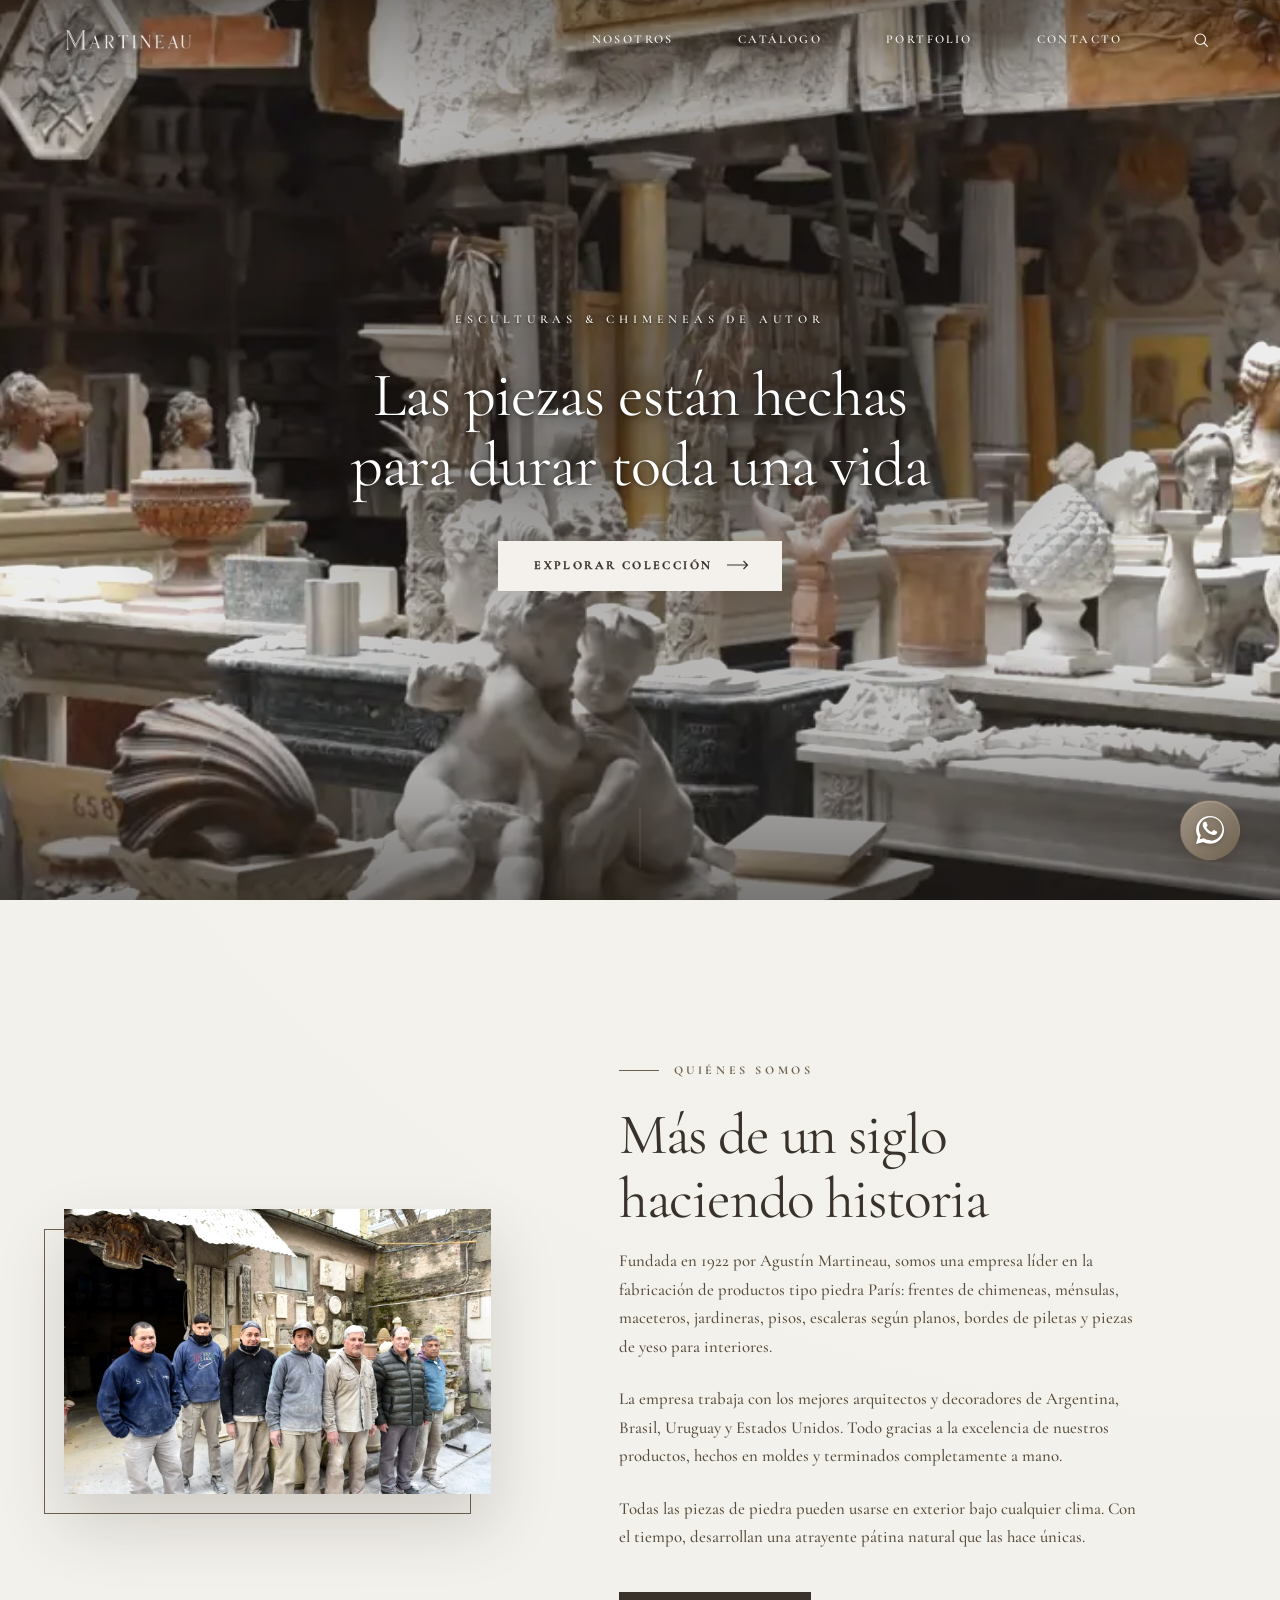
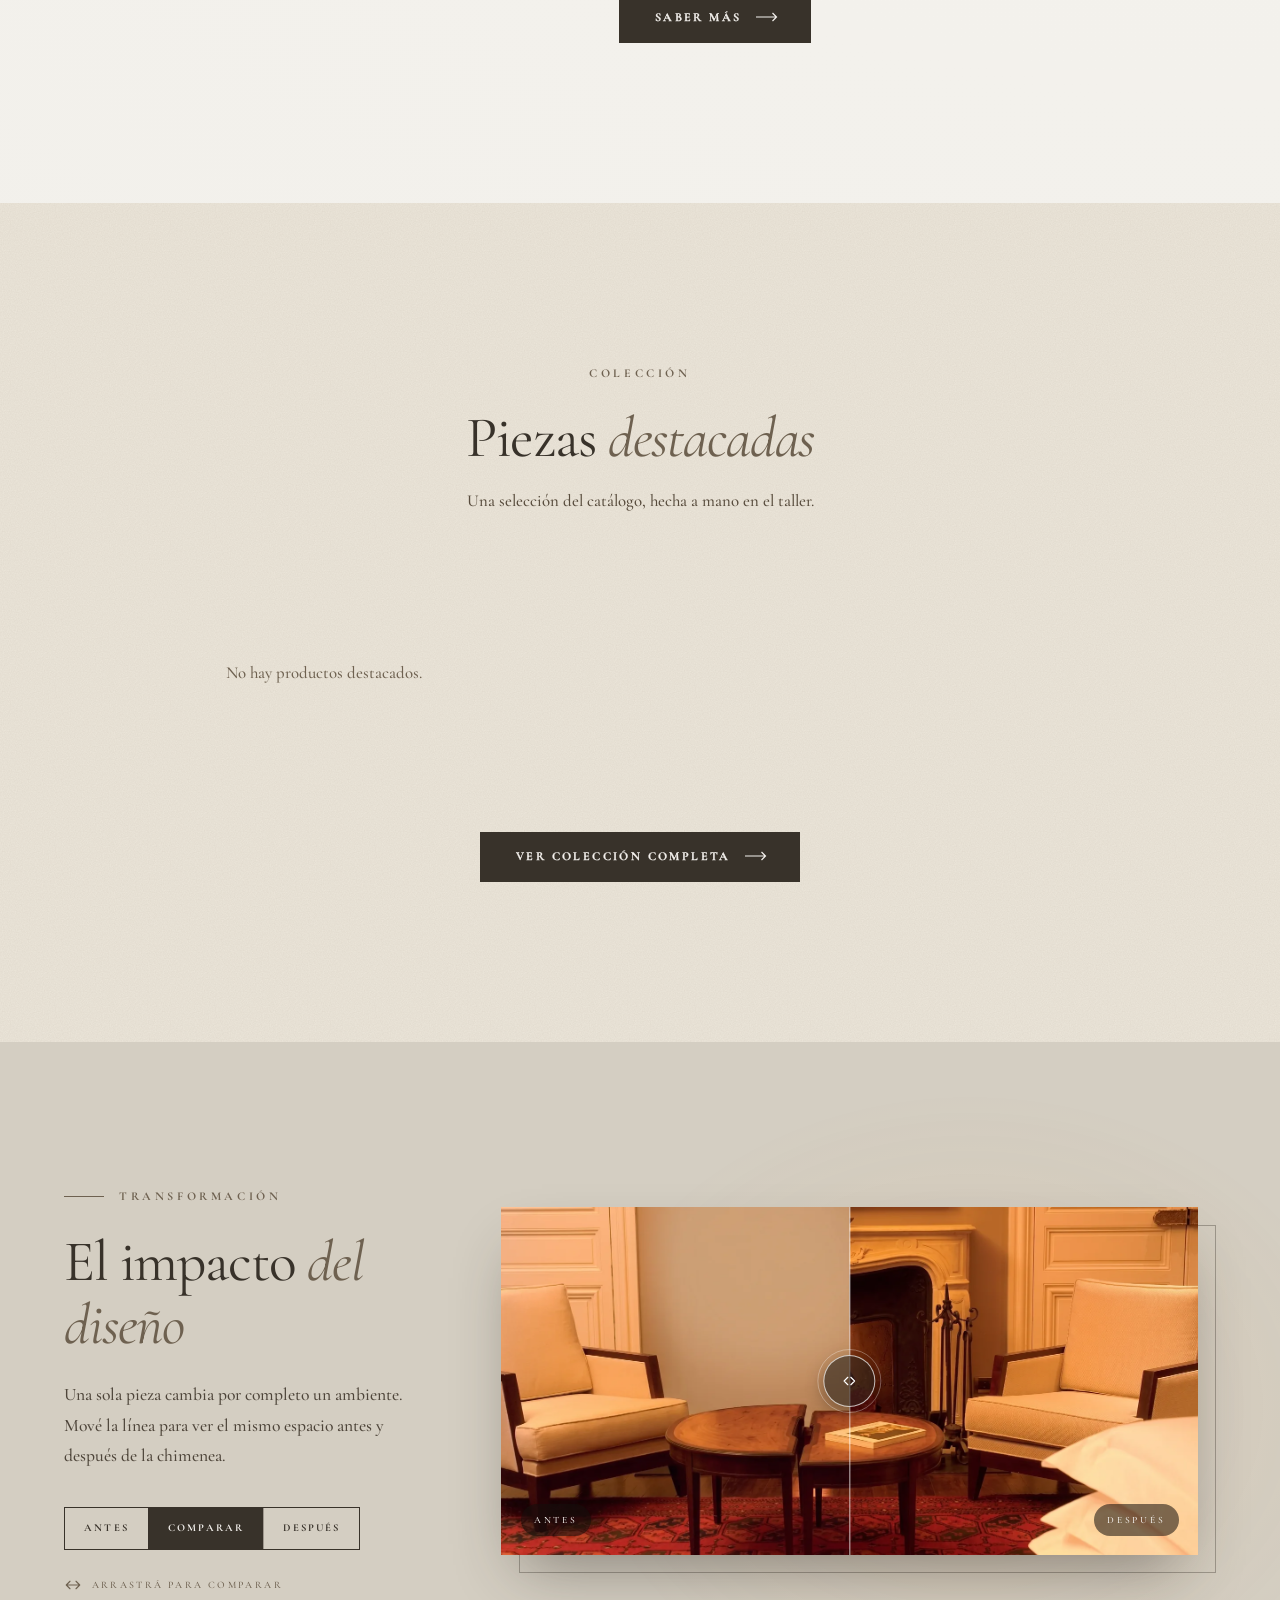
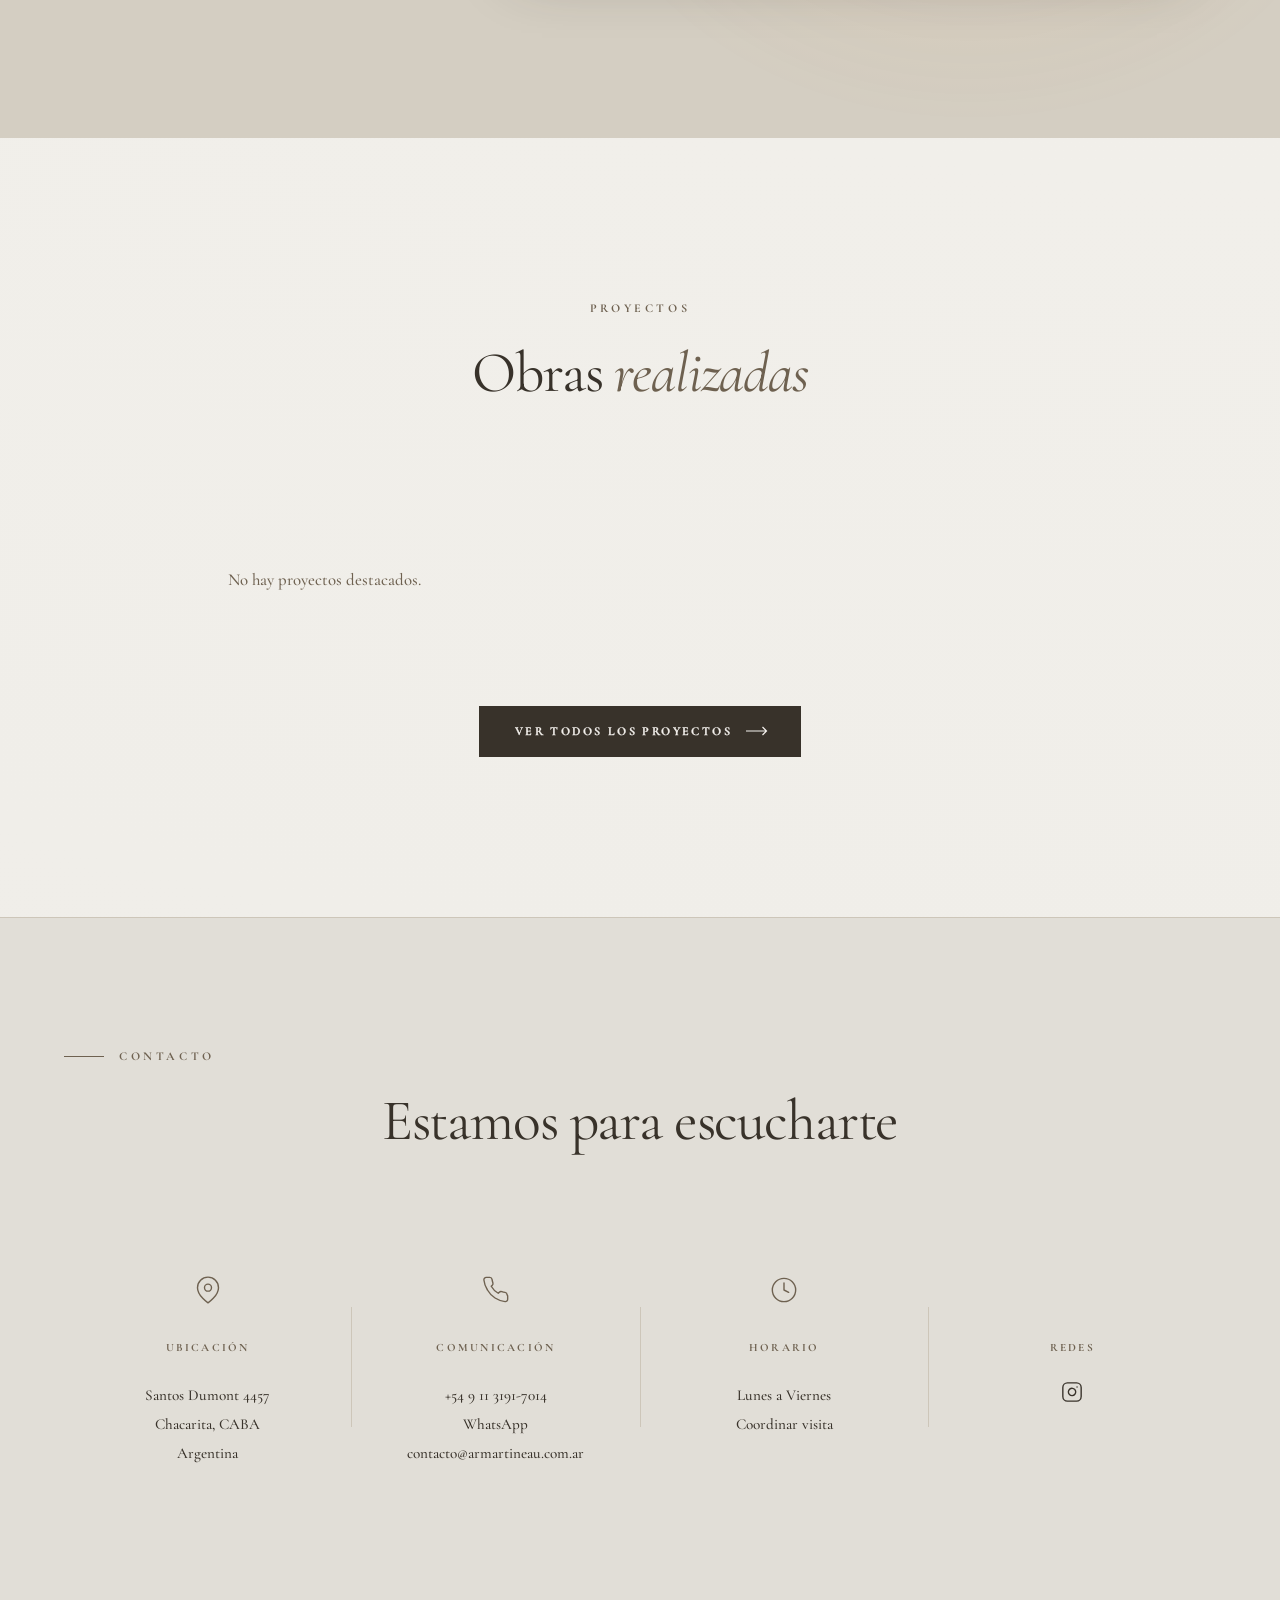
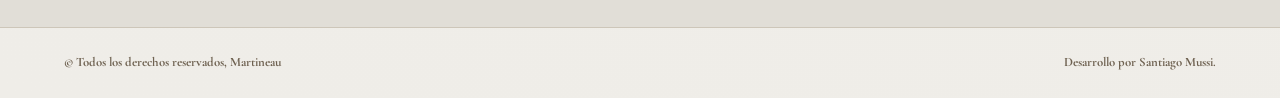
<file: index.html>
<!DOCTYPE html>
<html lang="es-AR">

<head>
  <meta charset="UTF-8">
  <meta name="viewport" content="width=device-width, initial-scale=1.0">
  <title>Martineau | Chimeneas y esculturas en piedra París desde 1922</title>
  <meta name="description" content="Taller en Chacarita, Buenos Aires, que desde 1922 fabrica a mano chimeneas, esculturas, ménsulas, maceteros y piezas de piedra París y yeso a medida.">
  <link rel="canonical" href="https://armartineau.com.ar/">
  <meta name="robots" content="index, follow, max-image-preview:large">
  <meta name="author" content="Santiago Mussi">
  <meta name="theme-color" content="#2E2820">

  <!-- Vista previa al compartir (WhatsApp, Facebook, LinkedIn, X) -->
  <meta property="og:type" content="website">
  <meta property="og:site_name" content="Martineau">
  <meta property="og:locale" content="es_AR">
  <meta property="og:url" content="https://armartineau.com.ar/">
  <meta property="og:title" content="Martineau | Chimeneas y esculturas en piedra París desde 1922">
  <meta property="og:description" content="Taller en Chacarita, Buenos Aires, que desde 1922 fabrica a mano chimeneas, esculturas, ménsulas, maceteros y piezas de piedra París y yeso a medida.">
  <meta property="og:image" content="https://armartineau.com.ar/assets/og-martineau.jpg">
  <meta property="og:image:width" content="1200">
  <meta property="og:image:height" content="630">
  <meta property="og:image:alt" content="Taller de Martineau con chimeneas y esculturas de piedra París">
  <meta name="twitter:card" content="summary_large_image">
  <meta name="twitter:title" content="Martineau | Chimeneas y esculturas en piedra París desde 1922">
  <meta name="twitter:description" content="Taller en Chacarita, Buenos Aires, que desde 1922 fabrica a mano chimeneas, esculturas, ménsulas, maceteros y piezas de piedra París y yeso a medida.">
  <meta name="twitter:image" content="https://armartineau.com.ar/assets/og-martineau.jpg">

  <!-- Datos estructurados (schema.org) -->
  <script type="application/ld+json" data-contacto="ld">
  {
    "@context": "https://schema.org",
    "@graph": [
      {
        "@type": "HomeAndConstructionBusiness",
        "@id": "https://armartineau.com.ar/#empresa",
        "name": "Martineau",
        "alternateName": [
          "Martineau Studio",
          "AR Martineau"
        ],
        "description": "Taller fundado en 1922 que fabrica a mano chimeneas, esculturas, ménsulas, maceteros y piezas de piedra París y yeso para arquitectura y decoración.",
        "url": "https://armartineau.com.ar/",
        "logo": "https://armartineau.com.ar/assets/favicon-512.png",
        "image": "https://armartineau.com.ar/assets/og-martineau.jpg",
        "telephone": "+54 9 11 3191-7014",
        "email": "contacto@armartineau.com.ar",
        "foundingDate": "1922",
        "founder": {
          "@type": "Person",
          "name": "Agustín Martineau"
        },
        "address": {
          "@type": "PostalAddress",
          "streetAddress": "Santos Dumont 4457",
          "addressLocality": "Ciudad Autónoma de Buenos Aires",
          "addressRegion": "CABA",
          "addressCountry": "AR"
        },
        "areaServed": [
          "AR",
          "UY",
          "BR",
          "US"
        ],
        "sameAs": [
          "https://www.instagram.com/armartineau/"
        ]
      },
      {
        "@type": "WebSite",
        "@id": "https://armartineau.com.ar/#sitio",
        "url": "https://armartineau.com.ar/",
        "name": "Martineau",
        "inLanguage": "es-AR",
        "publisher": {
          "@id": "https://armartineau.com.ar/#empresa"
        }
      }
    ]
  }
  </script>

  <!-- Favicon -->
  <link rel="icon" type="image/x-icon" href="/favicon.ico?v=2">
  <link rel="icon" type="image/png" sizes="32x32" href="/assets/favicon-32.png?v=2">
  <link rel="icon" type="image/png" sizes="16x16" href="/assets/favicon-16.png?v=2">
  <link rel="apple-touch-icon" sizes="180x180" href="/assets/apple-touch-icon.png?v=2">

  <!-- Fuentes -->
  <link rel="preconnect" href="https://fonts.googleapis.com">
  <link rel="preconnect" href="https://fonts.gstatic.com" crossorigin>
  <!-- La primera foto del hero es lo más grande que se pinta (LCP): se pide de entrada -->
  <link rel="preload" as="image" href="assets/ImgsPrincipales/portada/hero-portada-1-movil.webp"
    media="(max-width: 767px)" fetchpriority="high">
  <link rel="preload" as="image" href="assets/ImgsPrincipales/portada/hero-portada-1.webp"
    media="(min-width: 768px)" fetchpriority="high">

  <!-- Fuente sin bloquear el primer pintado: se pide ya y se aplica apenas llega -->
  <link rel="preload" as="style" href="https://fonts.googleapis.com/css2?family=Cormorant+Garamond:ital,wght@0,300;0,400;0,500;0,600;0,700;1,300;1,400;1,500;1,600;1,700&display=swap" onload="this.onload=null;this.rel='stylesheet'">
  <noscript><link rel="stylesheet" href="https://fonts.googleapis.com/css2?family=Cormorant+Garamond:ital,wght@0,300;0,400;0,500;0,600;0,700;1,300;1,400;1,500;1,600;1,700&display=swap"></noscript>

  <!-- Estilos -->
  <link rel="stylesheet" href="styles.css?v=69">
</head>

<body>
  <!-- Loader / Splash — "relieve": la pantalla es un bloque de piedra tallado.
       Las vetas/surcos (generados abajo según el tamaño de pantalla) nacen del logo
       y se abren hacia los bordes esquivándolo; la M se talla con un barrido de
       gubia y después toma volumen con su sombra. Al salir, el molde se abre. -->
  <div class="loader-wrapper">
    <div class="loader-panel loader-panel-l" aria-hidden="true"></div>
    <div class="loader-panel loader-panel-r" aria-hidden="true"></div>

    <svg class="loader-relief" aria-hidden="true"></svg>

    <svg class="loader-frame" aria-hidden="true">
      <rect class="lg-line" x="0" y="0" width="100%" height="100%" rx="26" pathLength="1" />
    </svg>

    <div class="loader-meta" aria-hidden="true">
      <span class="lm lm-tl">Martineau Studio</span>
      <span class="lm lm-tr">Chacarita · Buenos Aires</span>
      <div class="lm-bottom">
        <span class="lm lm-bl">Esculturas &amp; Chimeneas de Autor</span>
        <span class="lm-progress"><i></i></span>
        <span class="lm lm-br">Est. 1922</span>
      </div>
    </div>

    <div class="loader-mark">
      <svg class="loader-logo" viewBox="0 0 280 375" fill="none" stroke="#F4EFEA" stroke-linecap="round"
        stroke-linejoin="round" xmlns="http://www.w3.org/2000/svg" role="img"
        aria-label="Martineau — Piedra París 1922">
        <defs>
          <!-- Barrido de gubia: un frente diagonal de borde suave que descubre la M -->
          <linearGradient id="lgTallaGrad" gradientUnits="userSpaceOnUse" x1="-110" y1="0" x2="0" y2="0">
            <stop offset="0" stop-color="#fff" />
            <stop offset="1" stop-color="#fff" stop-opacity="0" />
          </linearGradient>
          <mask id="lgTallaMask" maskUnits="userSpaceOnUse" x="0" y="0" width="280" height="375">
            <g transform="rotate(-24 140 187)">
              <rect class="lg-talla" x="-1000" y="-200" width="1100" height="775" fill="url(#lgTallaGrad)" />
            </g>
          </mask>
          <!-- La sombra que le da volumen de relieve una vez tallada -->
          <filter id="lgSombra" x="-10%" y="-10%" width="120%" height="120%">
            <feColorMatrix type="matrix" values="0 0 0 0 0.24  0 0 0 0 0.2  0 0 0 0 0.15  0 0 0 0.6 0" />
            <feGaussianBlur stdDeviation="1.6" />
          </filter>
        </defs>
        <rect class="lg-line lg-frame-o" x="12" y="12" width="256" height="351" rx="62" pathLength="1"
          stroke-width="2.4" />
        <rect class="lg-line lg-frame-i" x="22" y="22" width="236" height="331" rx="52" pathLength="1"
          stroke-width="1.3" />
        <g mask="url(#lgTallaMask)">
          <image class="lg-m-sombra" href="assets/logo-m.webp?v=2" x="57.5" y="99.5" width="170" height="183"
            preserveAspectRatio="xMidYMid meet" filter="url(#lgSombra)" />
          <image class="lg-m-img" href="assets/logo-m.webp?v=2" x="55" y="96" width="170" height="183"
            preserveAspectRatio="xMidYMid meet" />
        </g>
        <text class="lg-cap lg-cap-name" x="141" y="303" text-anchor="middle" stroke="none" fill="#F4EFEA">PIEDRA
          PARIS</text>
        <text class="lg-cap lg-cap-year" x="142" y="326" text-anchor="middle" stroke="none" fill="#F4EFEA">1922</text>
      </svg>
    </div>
  </div>
  <script>
    /* Relieve del splash: una chimenea Luis XV de la casa dibujada en línea fina,
       en alzado, con la boiserie, el trumeau y el piso completando la pantalla.
       El logo queda dentro de la boca de la chimenea. Se genera según el tamaño
       de pantalla; las coordenadas están en unidades del logo (280 × 375),
       con el centro del logo en (0, 0). */
    (function () {
      var loader = document.querySelector('.loader-wrapper');
      var svg = loader && loader.querySelector('.loader-relief');
      if (!svg) return;
      var NS = 'http://www.w3.org/2000/svg';

      function nodo(padre, tag, attrs) {
        var el = document.createElementNS(NS, tag);
        for (var k in attrs) el.setAttribute(k, attrs[k]);
        padre.appendChild(el);
        return el;
      }

      function rr(x, y, w, h, r) {
        return 'M' + (x + r) + ' ' + y + 'H' + (x + w - r) + 'Q' + (x + w) + ' ' + y + ' ' + (x + w) + ' ' + (y + r) +
          'V' + (y + h - r) + 'Q' + (x + w) + ' ' + (y + h) + ' ' + (x + w - r) + ' ' + (y + h) +
          'H' + (x + r) + 'Q' + x + ' ' + (y + h) + ' ' + x + ' ' + (y + h - r) +
          'V' + (y + r) + 'Q' + x + ' ' + y + ' ' + (x + r) + ' ' + y + 'Z';
      }

      function build(animar) {
        var W = loader.clientWidth, H = loader.clientHeight;
        var lw = Math.min(Math.max(118, W * 0.34), 250);
        var k = lw / 280;
        var X = W / 2 / k + 20, Y = H / 2 / k + 20;

        svg.setAttribute('viewBox', '0 0 ' + W + ' ' + H);
        svg.classList.toggle('sin-anim', !animar);
        svg.textContent = '';

        var g = nodo(svg, 'g', { transform: 'translate(' + W / 2 + ' ' + H / 2 + ') scale(' + k + ')' });
        var der = nodo(g, 'g', {});
        var izq = nodo(g, 'g', { transform: 'scale(-1 1)' });

        // Todo es simétrico: se dibuja la mitad derecha y se espeja
        function linea(d, op, delay, dur, ancho) {
          [der, izq].forEach(function (lado) {
            var p = nodo(lado, 'path', {
              d: d, pathLength: 1, 'stroke-opacity': op, 'stroke-width': ancho || 1,
              'vector-effect': 'non-scaling-stroke'
            });
            p.style.animationDelay = delay + 's';
            if (dur) p.style.animationDuration = dur + 's';
          });
        }
        // Los rellenos van enteros (no espejados) para que no quede una junta al medio
        function relleno(d, color, delay) {
          var p = nodo(der, 'path', { d: d, fill: color, 'class': 'rl-fill' });
          p.style.animationDelay = delay + 's';
        }

        // — Pared: boiserie con paneles altos y bajos, zócalo y cornisa —
        var y0 = -700, yRail = -55;
        var yTop = Math.max(y0 + 20, -Y);
        for (var x = 390, i = 0; x < X; x += 204, i++) {
          var dl = 0.1 + i * 0.12;
          linea(rr(x, yTop, 170, yRail - 20 - yTop, 4), 0.3, dl, 1.6);
          linea(rr(x + 14, yTop + 14, 142, yRail - 48 - yTop, 3), 0.2, dl + 0.1, 1.6);
          linea(rr(x, yRail + 20, 170, 150, 4), 0.3, dl + 0.05, 1.4);
          linea(rr(x + 14, yRail + 34, 142, 122, 3), 0.2, dl + 0.15, 1.4);
        }
        linea('M370 ' + yRail + 'H' + X, 0.3, 0.05, 1.8);
        linea('M370 200H' + X, 0.3, 0.1, 1.8);
        if (-Y < y0) linea('M0 ' + y0 + 'H' + X + 'M0 ' + (y0 - 12) + 'H' + X, 0.3, 0.05, 1.8);

        // — Piso: el hogar y las tablas en perspectiva —
        linea('M0 235H' + X, 0.45, 0, 1.8);
        linea('M0 258H356V235', 0.4, 0.15, 1.2);
        [300, 352, 420, 505, 610, 740, 900].forEach(function (y, n) {
          if (y < Y) linea('M0 ' + y + 'H' + X, 0.22 - n * 0.02, 0.2 + n * 0.08, 1.8);
        });

        // — Trumeau (espejo) sobre la chimenea —
        linea('M0 -372H252V-760C252 -812 150 -806 62 -836C40 -843 20 -856 0 -856', 0.38, 0.35, 1.6);
        linea('M0 -392H230V-750C230 -792 140 -786 58 -812C38 -818 18 -830 0 -830', 0.24, 0.45, 1.6);

        // — Chimenea: volumen de piedra y boca más oscura —
        var boca = 'V-150C196 -185 180 -200 160 -205C120 -212 60 -232 0 -238' +
          'C-60 -232 -120 -212 -160 -205C-180 -200 -196 -185 -196 -150';
        relleno('M-296 -320H296V-262C296 -205 268 -175 268 -115V130C268 175 292 195 300 215V235H196' + boca +
          'V235H-300V215C-292 195 -268 175 -268 130V-115C-268 -175 -296 -205 -296 -262Z',
          'rgba(244, 239, 234, 0.09)', 1.1);
        relleno('M-196 235H196' + boca + 'Z', 'rgba(46, 38, 29, 0.16)', 1.1);

        // Repisa: tabla con canto redondeado, media caña y filete
        linea('M0 -355H322Q334 -355 334 -346Q334 -338 322 -338H0', 0.85, 0.3, 1.1, 1.3);
        linea('M0 -326H300C312 -326 318 -332 318 -338', 0.6, 0.4, 1);
        linea('M0 -320H296', 0.6, 0.45, 1);
        // Pierna: contorno exterior en S con el pie abierto
        linea('M296 -320V-262C296 -205 268 -175 268 -115V130C268 175 292 195 300 215V235H196', 0.85, 0.5, 1.2, 1.3);
        // Boca y su moldura paralela
        linea('M196 235V-150C196 -185 180 -200 160 -205C120 -212 60 -232 0 -238', 0.85, 0.55, 1.2, 1.3);
        linea('M208 235V-150C208 -192 190 -212 164 -217C122 -224 60 -244 0 -250', 0.5, 0.65, 1.2);
        // Panel rehundido de la pierna y roseta del capitel
        linea('M228 -140Q237 -160 246 -140V180Q237 194 228 180Z', 0.45, 0.8, 1.1);
        linea('M261 -290a11 11 0 1 0 22 0a11 11 0 1 0 -22 0M268 -290a4 4 0 1 0 8 0a4 4 0 1 0 -8 0', 0.6, 0.9, 0.9);

        // — Talla central: la venera (concha) con sus hojas de acanto —
        linea('M0 -306C22 -306 42 -296 46 -278C48 -266 36 -258 22 -256C12 -254 6 -255 0 -254', 0.8, 1.0, 0.9, 1.2);
        linea('M0 -257L7 -304M0 -257L17 -300M0 -257L27 -293M0 -257L36 -284M0 -257L43 -272', 0.55, 1.15, 0.8);
        linea('M46 -278C72 -268 92 -298 122 -290C142 -284 140 -270 128 -270C118 -270 118 -280 126 -281', 0.7, 1.2, 1);
        linea('M42 -262C72 -250 104 -270 142 -262C172 -256 186 -268 196 -282', 0.6, 1.3, 1);
        linea('M92 -283C100 -276 108 -276 114 -280', 0.5, 1.4, 0.7);
      }

      build(true);
      var t;
      window.addEventListener('resize', function () {
        clearTimeout(t);
        t = setTimeout(function () { build(false); }, 150);
      });
    })();
  </script>

  <!-- Header y Navegación -->
  <header class="site-header" id="header">
    <div class="container header-inner">

      <a href="#" class="logo" aria-label="Martineau Studio - Ir al inicio">
        <img src="assets/logo-wordmark.webp" alt="Martineau" width="680" height="127">
      </a>

      <!-- Menú Desktop -->
      <nav class="main-nav" aria-label="Navegación principal">
        <ul class="nav-list">
          <li><a href="nosotros" class="nav-link">Nosotros</a></li>
          <li class="nav-item has-dropdown">
            <a href="catalogo" class="nav-link">Catálogo</a>
            <ul class="nav-dropdown" data-nav-dropdown="producto"></ul>
          </li>
          <li class="nav-item has-dropdown">
            <a href="portfolio" class="nav-link">Portfolio</a>
            <ul class="nav-dropdown" data-nav-dropdown="proyecto"></ul>
          </li>
          <li><a href="#contacto" class="nav-link">Contacto</a></li>
        </ul>
      </nav>

      <!-- Botón Menú Móvil -->
      <button class="nav-toggle" aria-label="Abrir menú de navegación" aria-expanded="false">
        <span class="hamburger-line"></span>
        <span class="hamburger-line"></span>
        <span class="hamburger-line"></span>
      </button>
    </div>

    <!-- Menú Móvil Overlay -->
    <nav class="mobile-nav" aria-label="Navegación móvil" aria-hidden="true">
      <ul class="mobile-nav-list">
        <li><a href="nosotros" class="mobile-nav-link">Nosotros</a></li>
        <li class="mobile-nav-item has-dropdown">
          <div class="mobile-nav-row">
            <a href="catalogo" class="mobile-nav-link">Catálogo</a>
            <button type="button" class="mobile-nav-chevron" aria-label="Ver categorías" aria-expanded="false">
              <svg xmlns="http://www.w3.org/2000/svg" viewBox="0 0 24 24" fill="none" stroke="currentColor" stroke-width="1.5" stroke-linecap="round" stroke-linejoin="round"><polyline points="6 9 12 15 18 9"></polyline></svg>
            </button>
          </div>
          <ul class="mobile-nav-dropdown" data-nav-dropdown="producto"></ul>
        </li>
        <li class="mobile-nav-item has-dropdown">
          <div class="mobile-nav-row">
            <a href="portfolio" class="mobile-nav-link">Portfolio</a>
            <button type="button" class="mobile-nav-chevron" aria-label="Ver categorías de proyectos" aria-expanded="false">
              <svg xmlns="http://www.w3.org/2000/svg" viewBox="0 0 24 24" fill="none" stroke="currentColor" stroke-width="1.5" stroke-linecap="round" stroke-linejoin="round"><polyline points="6 9 12 15 18 9"></polyline></svg>
            </button>
          </div>
          <ul class="mobile-nav-dropdown" data-nav-dropdown="proyecto"></ul>
        </li>
        <li><a href="#contacto" class="mobile-nav-link">Contacto</a></li>
      </ul>
    </nav>
  </header>


  <!-- Sección Hero -->
  <section class="hero" id="inicio">
    <div class="hero-slides" aria-hidden="true">
      <!-- En celulares va un recorte vertical liviano (-movil, 750×1210: el mismo encuadre
           que se ve en pantalla). Solo la primera carga de entrada; el resto usa data-src
           y lo carga initHeroSlideshow() cuando la página ya terminó (salen recién a los 7 s). -->
      <div class="hero-slide is-active">
        <picture>
          <source media="(max-width: 767px)" srcset="assets/ImgsPrincipales/portada/hero-portada-1-movil.webp">
          <img src="assets/ImgsPrincipales/portada/hero-portada-1.webp" alt="" loading="eager" fetchpriority="high">
        </picture>
      </div>
      <div class="hero-slide">
        <picture>
          <source media="(max-width: 767px)" data-srcset="assets/ImgsPrincipales/portada/hero-portada-2-movil.webp">
          <img data-src="assets/ImgsPrincipales/portada/hero-portada-2.webp" alt="" decoding="async">
        </picture>
      </div>
      <div class="hero-slide">
        <picture>
          <source media="(max-width: 767px)" data-srcset="assets/ImgsPrincipales/portada/hero-portada-4-movil.webp">
          <img data-src="assets/ImgsPrincipales/portada/hero-portada-4.webp" alt="" decoding="async">
        </picture>
      </div>
      <div class="hero-slide">
        <picture>
          <source media="(max-width: 767px)" data-srcset="assets/ImgsPrincipales/portada/hero-portada-5-movil.webp">
          <img data-src="assets/ImgsPrincipales/portada/hero-portada-5.webp" alt="" decoding="async">
        </picture>
      </div>
    </div>
    <div class="hero-overlay" aria-hidden="true"></div>

    <div class="hero-content">
      <!-- El subtítulo va dentro del h1 para que el título principal diga qué hacen
           (esculturas y chimeneas); se ve igual que antes -->
      <h1 class="hero-heading">
        <span class="hero-subtitle reveal">Esculturas &amp; Chimeneas de Autor</span>
        <span class="hero-title reveal">
          Las piezas están hechas<br>
          para durar toda una vida
        </span>
      </h1>
      <a href="#catalogo" class="btn btn-outline-light reveal">
        Explorar Colección
      </a>
    </div>

    <!-- Indicador de Scroll -->
    <div class="scroll-indicator" aria-hidden="true">
      <span class="scroll-line"></span>
    </div>
  </section>


  <!-- Sección El Estudio -->
  <section class="about section" id="nosotros">
    <div class="container">

      <div class="about-grid">
        <!-- Columna de Imagen -->
        <div class="about-image reveal">
          <div class="about-image-wrapper">
            <img src="assets/taller-equipo2.webp" alt="Equipo de Martineau en el taller, rodeado de moldes y relieves"
              loading="lazy">
          </div>
        </div>

        <!-- Columna de Texto -->
        <div class="about-text">
          <span class="section-label reveal">Quiénes somos</span>
          <h2 class="reveal">Más de un siglo<br>haciendo historia</h2>
          <p class="reveal">
            Fundada en 1922 por Agustín Martineau, somos una empresa líder en la fabricación de productos tipo piedra
            París: frentes de chimeneas, ménsulas, maceteros, jardineras, pisos, escaleras según planos, bordes de
            piletas y piezas de yeso para interiores.
          </p>
          <p class="reveal">
            La empresa trabaja con los mejores arquitectos y decoradores de Argentina, Brasil, Uruguay y Estados Unidos.
            Todo gracias a la excelencia de nuestros productos, hechos en moldes y terminados completamente a mano.
          </p>
          <p class="reveal">
            Todas las piezas de piedra pueden usarse en exterior bajo cualquier clima. Con el tiempo, desarrollan una
            atrayente pátina natural que las hace únicas.
          </p>
          <div class="reveal" style="margin-top: 2.5rem;">
            <a href="nosotros" class="btn">Saber más</a>
          </div>
        </div>
      </div>

    </div>
  </section>


  <!-- Catálogo de Productos -->
  <section class="catalog vitrina-seccion section" id="catalogo">
    <div class="container">

      <div class="section-header reveal">
        <span class="section-label">Colección</span>
        <h2>Piezas <em>destacadas</em></h2>
        <p class="section-subtitle">Una selección del catálogo, hecha a mano en el taller.</p>
      </div>

      <!-- Vitrina: se rellena con productos destacados vía JS -->
      <div class="vitrina" id="home-catalog-grid">
        <div class="grid-loading">
          <span class="spinner"></span>
          <p>Cargando catálogo…</p>
        </div>
      </div>

      <div class="section-footer reveal" style="text-align: center; margin-top: 6rem;">
        <a href="catalogo" class="btn">Ver colección completa</a>
      </div>
    </div>
  </section>


  <!-- Sección Antes y Después -->
  <section class="before-after section" id="transformacion">
    <div class="container ba-layout">

      <div class="ba-texto">
        <span class="section-label reveal">Transformación</span>
        <h2 class="reveal">El impacto <em>del diseño</em></h2>
        <p class="ba-lead reveal">Una sola pieza cambia por completo un ambiente. Mové la línea para ver el mismo espacio antes y después de la chimenea.</p>

        <div class="ba-botones reveal" role="group" aria-label="Comparar antes y después">
          <button type="button" class="ba-boton" data-ba-ir="100">Antes</button>
          <button type="button" class="ba-boton is-activo" data-ba-ir="50">Comparar</button>
          <button type="button" class="ba-boton" data-ba-ir="0">Después</button>
        </div>

        <p class="ba-ayuda reveal">
          <svg xmlns="http://www.w3.org/2000/svg" viewBox="0 0 24 24" fill="none" stroke="currentColor" stroke-width="1.5" stroke-linecap="round" stroke-linejoin="round" aria-hidden="true"><path d="M8 7l-5 5 5 5M16 7l5 5-5 5M3 12h18" /></svg>
          Arrastrá para comparar
        </p>
      </div>

      <div class="ba-marco reveal">
        <div class="ba-container" tabindex="0" role="slider" aria-label="Comparar antes y después"
          aria-valuemin="0" aria-valuemax="100" aria-valuenow="50">
          <!-- Después (fondo) -->
          <div class="ba-image ba-before">
            <img src="assets/ImgsPrincipales/despuesChimenea.webp" alt="El ambiente con la chimenea Martineau encendida" loading="lazy">
          </div>
          <!-- Antes (encima, se recorta desde la izquierda) -->
          <div class="ba-image ba-after">
            <div class="ba-after-inner">
              <img src="assets/ImgsPrincipales/antesChimenea.webp" alt="El mismo ambiente antes, con la pared vacía" loading="lazy">
            </div>
          </div>

          <span class="ba-etiqueta ba-etiqueta--antes" aria-hidden="true">Antes</span>
          <span class="ba-etiqueta ba-etiqueta--despues" aria-hidden="true">Después</span>

          <div class="ba-slider" aria-hidden="true">
            <div class="ba-slider-line"></div>
            <div class="ba-slider-button">
              <svg xmlns="http://www.w3.org/2000/svg" viewBox="0 0 24 24" fill="none" stroke="currentColor"
                stroke-width="1.5" stroke-linecap="round" stroke-linejoin="round">
                <path d="M10 17l-5-5 5-5M14 17l5-5-5-5" />
              </svg>
            </div>
          </div>
        </div>
      </div>

    </div>
  </section>

  <!-- Portfolio / Proyectos -->
  <section class="portfolio section" id="portfolio">
    <div class="container">

      <div class="section-header reveal">
        <span class="section-label">Proyectos</span>
        <h2>Obras <em>realizadas</em></h2>
      </div>

      <!-- Índice de obras: se rellena con JS -->
      <div class="obras" id="home-portfolio-grid">
        <div class="grid-loading">
          <span class="spinner"></span>
          <p>Cargando proyectos…</p>
        </div>
      </div>

      <div class="section-footer reveal" style="text-align: center; margin-top: 4rem;">
        <a href="portfolio" class="btn">Ver todos los proyectos</a>
      </div>
    </div>
  </section>


  <!-- Sección Contacto -->
  <section class="contact section" id="contacto">
    <div class="container">

      <div class="contact-header reveal">
        <span class="section-label">Contacto</span>
        <h2>Estamos para escucharte</h2>
      </div>

      <div class="contact-blocks reveal">

        <div class="contact-block">
          <span class="contact-block-icon" aria-hidden="true">
            <svg xmlns="http://www.w3.org/2000/svg" viewBox="0 0 24 24" fill="none" stroke="currentColor"
              stroke-width="1.2" stroke-linecap="round" stroke-linejoin="round">
              <path d="M21 10c0 7-9 13-9 13S3 17 3 10a9 9 0 0 1 18 0z" />
              <circle cx="12" cy="10" r="3" />
            </svg>
          </span>
          <h3>Ubicación</h3>
          <p data-contacto="ubicacion">
            Santos Dumont 4457 <br>
            Chacarita, CABA<br>
            Argentina
          </p>
        </div>

        <div class="contact-block-divider" aria-hidden="true"></div>

        <div class="contact-block">
          <span class="contact-block-icon" aria-hidden="true">
            <svg xmlns="http://www.w3.org/2000/svg" viewBox="0 0 24 24" fill="none" stroke="currentColor"
              stroke-width="1.2" stroke-linecap="round" stroke-linejoin="round">
              <path
                d="M22 16.92v3a2 2 0 0 1-2.18 2 19.79 19.79 0 0 1-8.63-3.07A19.5 19.5 0 0 1 4.69 12 19.79 19.79 0 0 1 1.63 3.4 2 2 0 0 1 3.6 1.22h3a2 2 0 0 1 2 1.72c.127.96.361 1.903.7 2.81a2 2 0 0 1-.45 2.11L7.91 8.78a16 16 0 0 0 6 6l.95-.95a2 2 0 0 1 2.11-.45c.907.339 1.85.573 2.81.7A2 2 0 0 1 21.49 16l.43.92z" />
            </svg>
          </span>
          <h3>Comunicación</h3>
          <p>
            <a href="tel:+5491131917014" data-contacto="telefono">+54 9 11 3191-7014</a><br>
            <a href="https://wa.me/5491131917014" target="_blank" rel="noopener" data-contacto="whatsapp">WhatsApp</a><br>
            <a href="mailto:contacto@armartineau.com.ar" data-contacto="email">contacto@armartineau.com.ar</a>
          </p>
        </div>

        <div class="contact-block-divider" aria-hidden="true"></div>

        <div class="contact-block">
          <span class="contact-block-icon" aria-hidden="true">
            <svg xmlns="http://www.w3.org/2000/svg" viewBox="0 0 24 24" fill="none" stroke="currentColor"
              stroke-width="1.2" stroke-linecap="round" stroke-linejoin="round">
              <circle cx="12" cy="12" r="10" />
              <polyline points="12 6 12 12 16 14" />
            </svg>
          </span>
          <h3>Horario</h3>
          <p data-contacto="horario">
            Lunes a Viernes<br>
            Coordinar visita
          </p>
        </div>

        <div class="contact-block-divider" aria-hidden="true"></div>

        <div class="contact-block">
          <span class="contact-block-icon" aria-hidden="true"></span>
          <h3>Redes</h3>
          <div class="contact-social">
            <a href="https://www.instagram.com/armartineau/" data-contacto="instagram" class="social-link" aria-label="Instagram" target="_blank"
              rel="noopener">
              <svg xmlns="http://www.w3.org/2000/svg" viewBox="0 0 24 24" fill="none" stroke="currentColor"
                stroke-width="1.5" stroke-linecap="round" stroke-linejoin="round" width="22" height="22">
                <rect x="2" y="2" width="20" height="20" rx="5" ry="5" />
                <path d="M16 11.37A4 4 0 1 1 12.63 8 4 4 0 0 1 16 11.37z" />
                <line x1="17.5" y1="6.5" x2="17.51" y2="6.5" />
              </svg>
            </a>
          </div>
        </div>

      </div>
    </div>
  </section>


  <!-- Footer -->
  <footer class="site-footer">
    <div class="container footer-inner">
      <p class="footer-copy">
        &copy; Todos los derechos reservados, Martineau
      </p>
      <p class="footer-credit">
        Desarrollo por Santiago Mussi.
      </p>
    </div>
  </footer>

  <!-- Scripts -->
  <!-- Store compartido (capa de datos / simulación) -->
  <script src="store.js?v=8"></script>

  <script>

    document.addEventListener('DOMContentLoaded', async () => {
      await Store.init();
      renderDestacados();
      renderNavCategorias();
    });

    function renderDestacados() {
      const nombreCategoria = (slug, tipo) => {
        const cat = Store.getCategorias(tipo).find(c => c.slug === slug);
        return capitalizar(cat ? cat.nombre : (slug || '').replace(/-/g, ' '));
      };
      const dosDigitos = n => String(n).padStart(2, '0');

      // Vitrina de productos: cada pieza en su hornacina
      const grid = document.getElementById('home-catalog-grid');
      const destacados = Store.getProductosDestacados().slice(0, 8);

      if (destacados.length === 0) {
        grid.innerHTML = '<p class="vitrina-vacia">No hay productos destacados.</p>';
      } else {
        grid.innerHTML = destacados.map((producto, i) => `
          <a href="producto?id=${producto.id}" class="nicho" style="--i:${i % 4}">
            <div class="nicho-arco">
              <div class="nicho-foto">
                <img src="${escapeHtml(producto.imagen)}" alt="${escapeHtml(producto.titulo)}" loading="lazy" decoding="async">
                <span class="nicho-velo" aria-hidden="true"></span>
              </div>
            </div>
            <div class="nicho-placa">
              <span class="nicho-num">Nº ${dosDigitos(i + 1)}</span>
              <h3 class="nicho-titulo">${escapeHtml(producto.titulo)}</h3>
              <span class="nicho-cat">${escapeHtml(nombreCategoria(producto.categoria, 'producto'))}</span>
              <span class="nicho-ver">Ver pieza <span aria-hidden="true">&rarr;</span></span>
            </div>
          </a>
        `).join('');
      }

      // Índice de obras: foto grande en arco + lista numerada
      const gridProyectos = document.getElementById('home-portfolio-grid');
      const proyectos = Store.getProyectosDestacados().slice(0, 6);

      if (proyectos.length === 0) {
        gridProyectos.innerHTML = '<p class="vitrina-vacia">No hay proyectos destacados.</p>';
      } else {
        const meta = p => [nombreCategoria(p.categoria, 'proyecto'), p.ubicacion, p.anio]
          .filter(Boolean).map(escapeHtml).join(' · ');

        gridProyectos.innerHTML = `
          <div class="obras-escena">
            <div class="obras-arco">
              ${proyectos.map((p, i) => `
                <a href="proyecto?id=${p.id}" class="obras-foto${i === 0 ? ' is-active' : ''}" tabindex="-1" aria-hidden="${i === 0 ? 'false' : 'true'}">
                  <img src="${escapeHtml(p.imagen)}" alt="${escapeHtml(p.titulo)}" ${i === 0 ? '' : 'loading="lazy"'} decoding="async">
                </a>
              `).join('')}
            </div>
            <div class="obras-contador" aria-hidden="true">
              <span class="obras-contador-actual">01</span>
              <span class="obras-contador-total">/ ${dosDigitos(proyectos.length)}</span>
            </div>
          </div>
          <ol class="obras-lista">
            ${proyectos.map((p, i) => `
              <li>
                <a href="proyecto?id=${p.id}" class="obras-item${i === 0 ? ' is-active' : ''}" data-i="${i}" style="--i:${i}">
                  <span class="obras-num">${dosDigitos(i + 1)}</span>
                  <span class="obras-texto">
                    <span class="obras-nombre">${escapeHtml(p.titulo)}</span>
                    <span class="obras-meta">${meta(p)}</span>
                  </span>
                  <span class="obras-flecha" aria-hidden="true">&rarr;</span>
                  <span class="obras-barra" aria-hidden="true"></span>
                </a>
              </li>
            `).join('')}
          </ol>
        `;
      }

      if (window.initScrollReveal) window.initScrollReveal();
      if (window.initVitrina) window.initVitrina();
      if (window.initObras) window.initObras();
    }

    function capitalizar(str) {
      return str ? str.charAt(0).toUpperCase() + str.slice(1) : '';
    }
  </script>

  <script src="buscador.js?v=2"></script>
  <script src="script.js?v=26"></script>
  <!-- WhatsApp Floating Button -->
  <a href="https://wa.me/5491131917014" data-contacto="whatsapp" class="whatsapp-float" target="_blank" rel="noopener noreferrer"
    aria-label="Contactar por WhatsApp">
    <div class="whatsapp-pulse"></div>
    <div class="whatsapp-icon-wrapper">
      <svg class="whatsapp-icon" xmlns="http://www.w3.org/2000/svg" viewBox="0 0 448 512">
        <path fill="currentColor"
          d="M380.9 97.1C339 55.1 283.2 32 223.9 32c-122.4 0-222 99.6-222 222 0 39.1 10.2 77.3 29.6 111L0 480l117.7-30.9c32.4 17.7 68.9 27 106.1 27h.1c122.3 0 224.1-99.6 224.1-222 0-59.3-25.2-115-67.1-157zM223.9 414.8c-32 0-63.1-8.4-90.6-24.3l-6.5-3.8-67.4 17.7 18-65.7-4.2-6.7c-17.5-27.9-26.7-60.2-26.7-93.1 0-103.5 84.3-187.8 187.9-187.8 50.1 0 97.2 19.5 132.6 55 35.4 35.4 55 82.5 55 132.7 0 103.5-84.3 187.8-187.9 187.8zm102.7-140.2c-5.6-2.8-33.4-16.5-38.6-18.4-5.2-1.9-9-2.8-12.8 2.8-3.8 5.6-14.7 18.4-18 22.1-3.3 3.8-6.6 4.2-12.2 1.4-5.6-2.8-23.8-8.8-45.3-27.9-16.7-14.9-28-33.3-31.3-38.9-3.3-5.6-.4-8.6 2.4-11.4 2.5-2.5 5.6-6.6 8.4-9.9 2.8-3.3 3.8-5.6 5.6-9.4 1.9-3.8.9-7.1-.4-9.9-1.4-2.8-12.8-30.9-17.5-42.3-4.6-11.1-9.3-9.6-12.8-9.8-3.3-.2-7.1-.2-10.9-.2-3.8 0-9.9 1.4-15.2 7.1-5.2 5.6-20 19.5-20 47.4 0 27.9 20.4 55 23.3 58.8 2.8 3.8 40 61.1 96.9 85.6 13.5 5.8 24.1 9.3 32.3 11.9 13.6 4.3 26 3.7 35.8 2.2 11-1.7 33.4-13.6 38.1-26.8 4.7-13.2 4.7-24.5 3.3-26.8-1.4-2.3-5.2-3.8-10.8-6.6z" />
      </svg>
    </div>
    <span class="whatsapp-text">¡Hablemos!</span>
  </a>
</body>

</html>
</file>
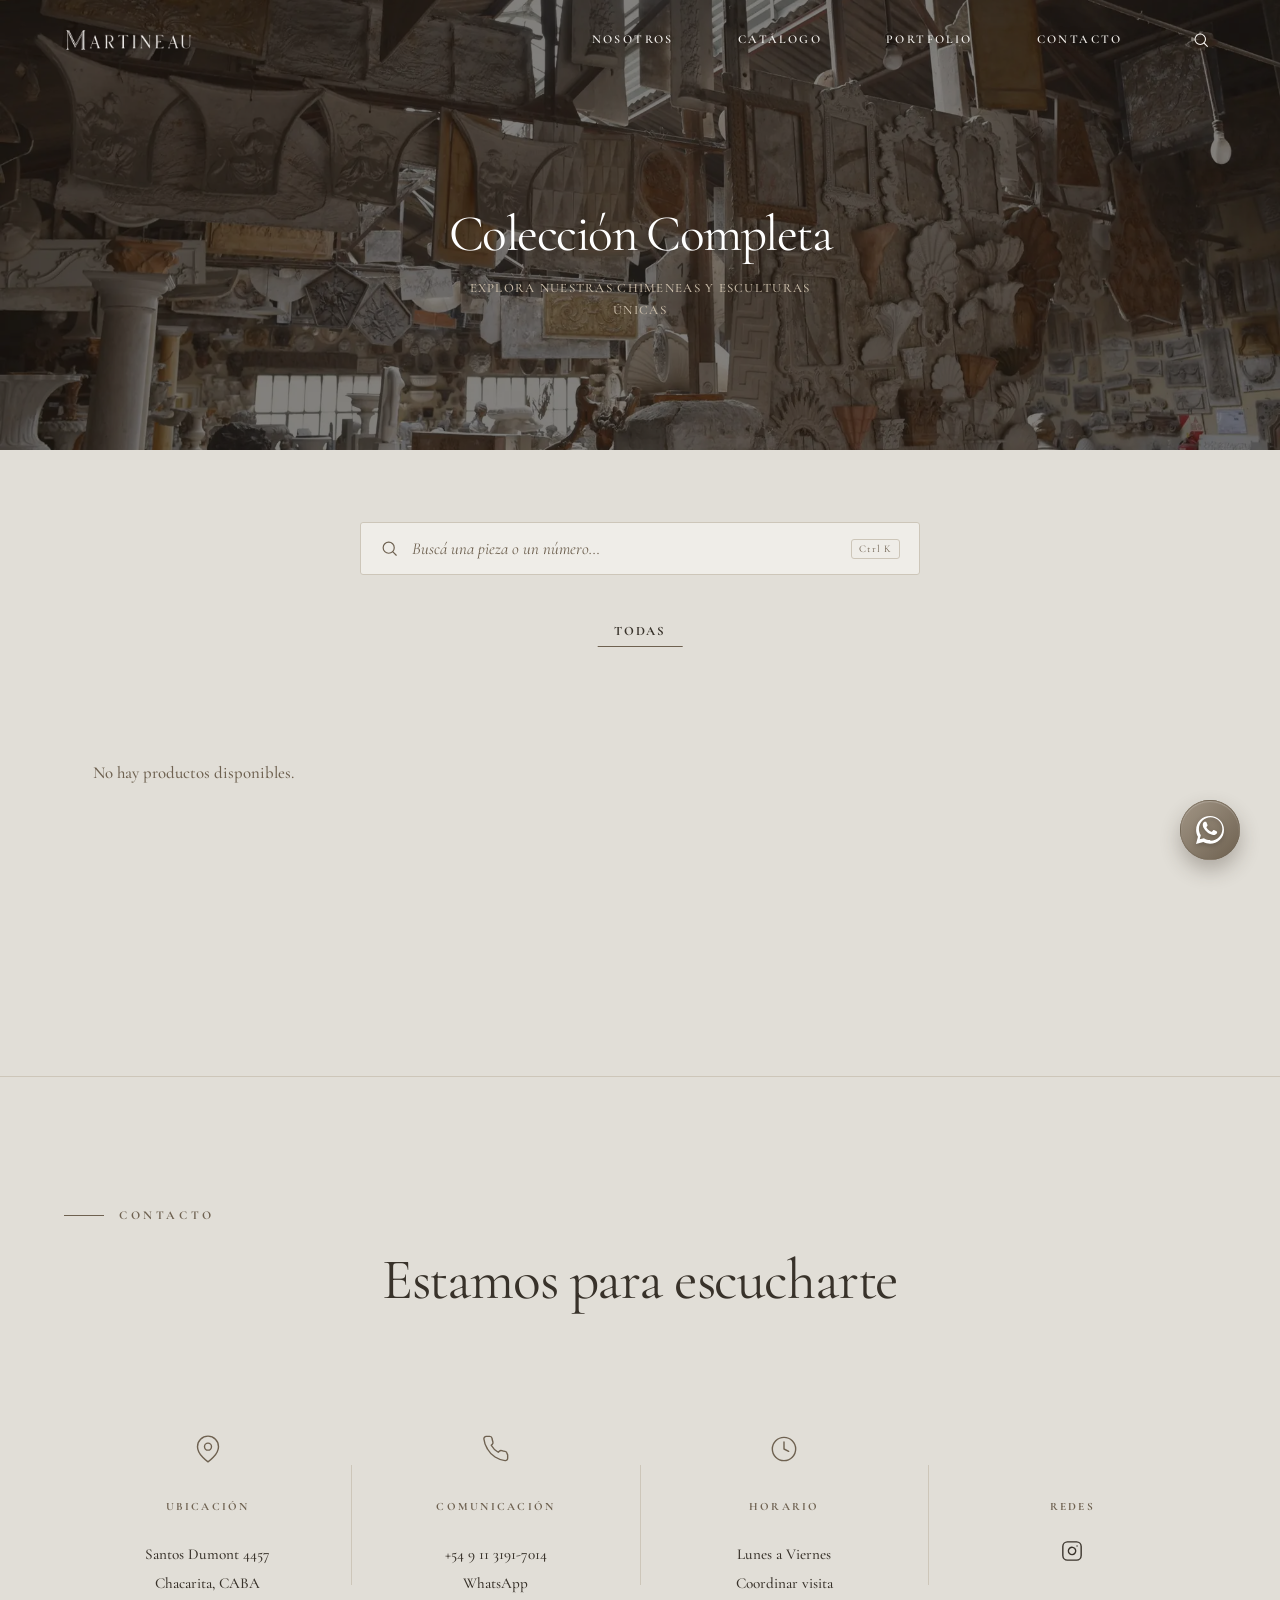
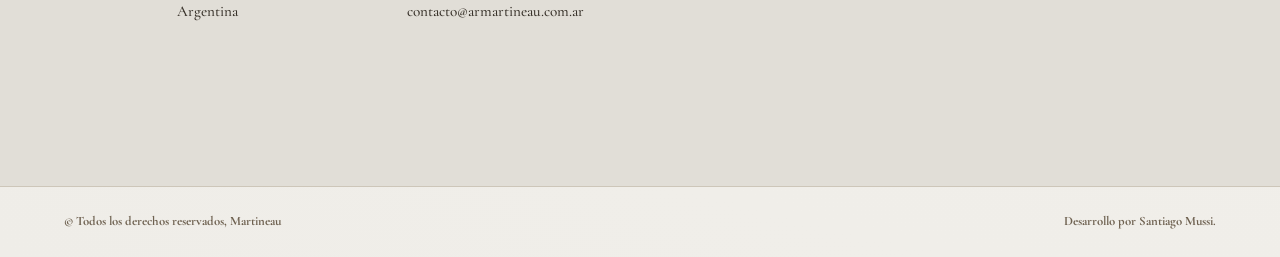
<file: catalogo.html>
<!DOCTYPE html>
<html lang="es-AR">

<head>
  <meta charset="UTF-8">
  <!-- Google Tag Manager -->
  <script>(function(w,d,s,l,i){w[l]=w[l]||[];w[l].push({'gtm.start':
  new Date().getTime(),event:'gtm.js'});var f=d.getElementsByTagName(s)[0],
  j=d.createElement(s),dl=l!='dataLayer'?'&l='+l:'';j.async=true;j.src=
  'https://www.googletagmanager.com/gtm.js?id='+i+dl;f.parentNode.insertBefore(j,f);
  })(window,document,'script','dataLayer','GTM-WZQDWTCZ');</script>
  <!-- End Google Tag Manager -->
  <meta name="viewport" content="width=device-width, initial-scale=1.0">
  <title>Catálogo de chimeneas, esculturas y piezas de piedra | Martineau</title>
  <meta name="description" content="Catálogo de Martineau: chimeneas de estilo, esculturas, ménsulas, maceteros, jardineras y pisos de piedra París, hechos a mano en Buenos Aires.">
  <link rel="canonical" href="https://armartineau.com.ar/catalogo">
  <meta name="robots" content="index, follow, max-image-preview:large">
  <meta name="author" content="Santiago Mussi">
  <meta name="theme-color" content="#2E2820">

  <meta property="og:type" content="website">
  <meta property="og:site_name" content="Martineau">
  <meta property="og:locale" content="es_AR">
  <meta property="og:url" content="https://armartineau.com.ar/catalogo">
  <meta property="og:title" content="Catálogo de chimeneas, esculturas y piezas de piedra | Martineau">
  <meta property="og:description" content="Catálogo de Martineau: chimeneas de estilo, esculturas, ménsulas, maceteros, jardineras y pisos de piedra París, hechos a mano en Buenos Aires.">
  <meta property="og:image" content="https://armartineau.com.ar/assets/og-martineau.jpg">
  <meta property="og:image:width" content="1200">
  <meta property="og:image:height" content="630">
  <meta property="og:image:alt" content="Taller de Martineau con chimeneas y esculturas de piedra París">
  <meta name="twitter:card" content="summary_large_image">
  <meta name="twitter:title" content="Catálogo de chimeneas, esculturas y piezas de piedra | Martineau">
  <meta name="twitter:description" content="Catálogo de Martineau: chimeneas de estilo, esculturas, ménsulas, maceteros, jardineras y pisos de piedra París, hechos a mano en Buenos Aires.">
  <meta name="twitter:image" content="https://armartineau.com.ar/assets/og-martineau.jpg">

  <script type="application/ld+json">
  {
    "@context": "https://schema.org",
    "@graph": [
      {
        "@type": "BreadcrumbList",
        "itemListElement": [
          {
            "@type": "ListItem",
            "position": 1,
            "name": "Inicio",
            "item": "https://armartineau.com.ar/"
          },
          {
            "@type": "ListItem",
            "position": 2,
            "name": "Catálogo",
            "item": "https://armartineau.com.ar/catalogo"
          }
        ]
      }
    ]
  }
  </script>

  <link rel="icon" type="image/x-icon" href="/favicon.ico?v=2">
  <link rel="icon" type="image/png" sizes="32x32" href="/assets/favicon-32.png?v=2">
  <link rel="icon" type="image/png" sizes="16x16" href="/assets/favicon-16.png?v=2">
  <link rel="apple-touch-icon" sizes="180x180" href="/assets/apple-touch-icon.png?v=2">

  <link rel="preconnect" href="https://fonts.googleapis.com">
  <link rel="preconnect" href="https://fonts.gstatic.com" crossorigin>
  <link rel="preload" as="style" href="https://fonts.googleapis.com/css2?family=Cormorant+Garamond:ital,wght@0,300;0,400;0,500;0,600;0,700;1,300;1,400;1,500;1,600;1,700&display=swap" onload="this.onload=null;this.rel='stylesheet'">
  <noscript><link rel="stylesheet" href="https://fonts.googleapis.com/css2?family=Cormorant+Garamond:ital,wght@0,300;0,400;0,500;0,600;0,700;1,300;1,400;1,500;1,600;1,700&display=swap"></noscript>
  <link rel="stylesheet" href="styles.css?v=70">
</head>

<body>
  <!-- Google Tag Manager (noscript) -->
  <noscript><iframe src="https://www.googletagmanager.com/ns.html?id=GTM-WZQDWTCZ"
  height="0" width="0" style="display:none;visibility:hidden"></iframe></noscript>
  <!-- End Google Tag Manager (noscript) -->
  <header class="site-header" id="header">
    <div class="container header-inner">
      <a href="/" class="logo" aria-label="Martineau Studio - Ir al inicio"><img src="assets/logo-wordmark.webp"
          alt="Martineau" width="680" height="127"></a>
      <nav class="main-nav" aria-label="Navegación principal">
        <ul class="nav-list">
          <li><a href="nosotros" class="nav-link">Nosotros</a></li>
          <li class="nav-item has-dropdown">
            <a href="catalogo" class="nav-link">Catálogo</a>
            <ul class="nav-dropdown" data-nav-dropdown="producto"></ul>
          </li>
          <li class="nav-item has-dropdown">
            <a href="portfolio" class="nav-link">Portfolio</a>
            <ul class="nav-dropdown" data-nav-dropdown="proyecto"></ul>
          </li>
          <li><a href="#contacto" class="nav-link">Contacto</a></li>
        </ul>
      </nav>
      <button class="nav-toggle" aria-label="Abrir menú de navegación" aria-expanded="false">
        <span class="hamburger-line"></span>
        <span class="hamburger-line"></span>
        <span class="hamburger-line"></span>
      </button>
    </div>
    <nav class="mobile-nav" aria-label="Navegación móvil" aria-hidden="true">
      <ul class="mobile-nav-list">
        <li><a href="nosotros" class="mobile-nav-link">Nosotros</a></li>
        <li class="mobile-nav-item has-dropdown">
          <div class="mobile-nav-row">
            <a href="catalogo" class="mobile-nav-link">Catálogo</a>
            <button type="button" class="mobile-nav-chevron" aria-label="Ver categorías" aria-expanded="false">
              <svg xmlns="http://www.w3.org/2000/svg" viewBox="0 0 24 24" fill="none" stroke="currentColor" stroke-width="1.5" stroke-linecap="round" stroke-linejoin="round"><polyline points="6 9 12 15 18 9"></polyline></svg>
            </button>
          </div>
          <ul class="mobile-nav-dropdown" data-nav-dropdown="producto"></ul>
        </li>
        <li class="mobile-nav-item has-dropdown">
          <div class="mobile-nav-row">
            <a href="portfolio" class="mobile-nav-link">Portfolio</a>
            <button type="button" class="mobile-nav-chevron" aria-label="Ver categorías de proyectos" aria-expanded="false">
              <svg xmlns="http://www.w3.org/2000/svg" viewBox="0 0 24 24" fill="none" stroke="currentColor" stroke-width="1.5" stroke-linecap="round" stroke-linejoin="round"><polyline points="6 9 12 15 18 9"></polyline></svg>
            </button>
          </div>
          <ul class="mobile-nav-dropdown" data-nav-dropdown="proyecto"></ul>
        </li>
        <li><a href="#contacto" class="mobile-nav-link">Contacto</a></li>
      </ul>
    </nav>
  </header>

  <section class="hero-secondary" style="background-image: url('assets/hero-taller.webp');">
    <div class="hero-secondary-overlay"></div>
    <div class="hero-secondary-content container">
      <h1 class="reveal">Colección Completa</h1>
      <p class="reveal">Explora nuestras chimeneas y esculturas únicas</p>
    </div>
  </section>


  <section class="catalog section page-catalog" id="catalogo-page">
    <div class="container">

      <div class="filters reveal" id="catalog-filters">
        <button class="filter-btn active" data-filter="all">Todas</button>
      </div>

      <div class="catalog-grid filter-container" id="catalog-grid" data-per-page="8">
        <div class="grid-loading">
          <span class="spinner"></span>
          <p>Cargando catálogo…</p>
        </div>
      </div>

      <div class="pagination reveal" id="pagination-controls">
      </div>

    </div>
  </section>

  <section class="contact section" id="contacto">
    <div class="container">

      <div class="contact-header reveal">
        <span class="section-label">Contacto</span>
        <h2>Estamos para escucharte</h2>
      </div>

      <div class="contact-blocks reveal">

        <div class="contact-block">
          <span class="contact-block-icon" aria-hidden="true">
            <svg xmlns="http://www.w3.org/2000/svg" viewBox="0 0 24 24" fill="none" stroke="currentColor"
              stroke-width="1.2" stroke-linecap="round" stroke-linejoin="round">
              <path d="M21 10c0 7-9 13-9 13S3 17 3 10a9 9 0 0 1 18 0z" />
              <circle cx="12" cy="10" r="3" />
            </svg>
          </span>
          <h3>Ubicación</h3>
          <p data-contacto="ubicacion">
            Santos Dumont 4457 <br>
            Chacarita, CABA<br>
            Argentina
          </p>
        </div>

        <div class="contact-block-divider" aria-hidden="true"></div>

        <div class="contact-block">
          <span class="contact-block-icon" aria-hidden="true">
            <svg xmlns="http://www.w3.org/2000/svg" viewBox="0 0 24 24" fill="none" stroke="currentColor"
              stroke-width="1.2" stroke-linecap="round" stroke-linejoin="round">
              <path
                d="M22 16.92v3a2 2 0 0 1-2.18 2 19.79 19.79 0 0 1-8.63-3.07A19.5 19.5 0 0 1 4.69 12 19.79 19.79 0 0 1 1.63 3.4 2 2 0 0 1 3.6 1.22h3a2 2 0 0 1 2 1.72c.127.96.361 1.903.7 2.81a2 2 0 0 1-.45 2.11L7.91 8.78a16 16 0 0 0 6 6l.95-.95a2 2 0 0 1 2.11-.45c.907.339 1.85.573 2.81.7A2 2 0 0 1 21.49 16l.43.92z" />
            </svg>
          </span>
          <h3>Comunicación</h3>
          <p>
            <a href="tel:+5491131917014" data-contacto="telefono">+54 9 11 3191-7014</a><br>
            <a href="https://wa.me/5491131917014" target="_blank" rel="noopener" data-contacto="whatsapp">WhatsApp</a><br>
            <a href="mailto:contacto@armartineau.com.ar" data-contacto="email">contacto@armartineau.com.ar</a>
          </p>
        </div>

        <div class="contact-block-divider" aria-hidden="true"></div>

        <div class="contact-block">
          <span class="contact-block-icon" aria-hidden="true">
            <svg xmlns="http://www.w3.org/2000/svg" viewBox="0 0 24 24" fill="none" stroke="currentColor"
              stroke-width="1.2" stroke-linecap="round" stroke-linejoin="round">
              <circle cx="12" cy="12" r="10" />
              <polyline points="12 6 12 12 16 14" />
            </svg>
          </span>
          <h3>Horario</h3>
          <p data-contacto="horario">
            Lunes a Viernes<br>
            Coordinar visita
          </p>
        </div>

        <div class="contact-block-divider" aria-hidden="true"></div>

        <div class="contact-block">
          <span class="contact-block-icon" aria-hidden="true"></span>
          <h3>Redes</h3>
          <div class="contact-social">
            <a href="https://www.instagram.com/armartineau/" data-contacto="instagram" class="social-link" aria-label="Instagram" target="_blank"
              rel="noopener">
              <svg xmlns="http://www.w3.org/2000/svg" viewBox="0 0 24 24" fill="none" stroke="currentColor"
                stroke-width="1.5" stroke-linecap="round" stroke-linejoin="round" width="22" height="22">
                <rect x="2" y="2" width="20" height="20" rx="5" ry="5" />
                <path d="M16 11.37A4 4 0 1 1 12.63 8 4 4 0 0 1 16 11.37z" />
                <line x1="17.5" y1="6.5" x2="17.51" y2="6.5" />
              </svg>
            </a>
          </div>
        </div>

      </div>
    </div>
  </section>

  <footer class="site-footer">
    <div class="container footer-inner">
      <p class="footer-copy">&copy; Todos los derechos reservados, Martineau</p>
      <p class="footer-credit">Desarrollo por Santiago Mussi.</p>
    </div>
  </footer>

  <a href="https://wa.me/5491131917014" data-contacto="whatsapp" class="whatsapp-float" target="_blank" rel="noopener noreferrer"
    aria-label="Contactar por WhatsApp">
    <div class="whatsapp-pulse"></div>
    <div class="whatsapp-icon-wrapper">
      <svg class="whatsapp-icon" xmlns="http://www.w3.org/2000/svg" viewBox="0 0 448 512">
        <path fill="currentColor"
          d="M380.9 97.1C339 55.1 283.2 32 223.9 32c-122.4 0-222 99.6-222 222 0 39.1 10.2 77.3 29.6 111L0 480l117.7-30.9c32.4 17.7 68.9 27 106.1 27h.1c122.3 0 224.1-99.6 224.1-222 0-59.3-25.2-115-67.1-157zM223.9 414.8c-32 0-63.1-8.4-90.6-24.3l-6.5-3.8-67.4 17.7 18-65.7-4.2-6.7c-17.5-27.9-26.7-60.2-26.7-93.1 0-103.5 84.3-187.8 187.9-187.8 50.1 0 97.2 19.5 132.6 55 35.4 35.4 55 82.5 55 132.7 0 103.5-84.3 187.8-187.9 187.8zm102.7-140.2c-5.6-2.8-33.4-16.5-38.6-18.4-5.2-1.9-9-2.8-12.8 2.8-3.8 5.6-14.7 18.4-18 22.1-3.3 3.8-6.6 4.2-12.2 1.4-5.6-2.8-23.8-8.8-45.3-27.9-16.7-14.9-28-33.3-31.3-38.9-3.3-5.6-.4-8.6 2.4-11.4 2.5-2.5 5.6-6.6 8.4-9.9 2.8-3.3 3.8-5.6 5.6-9.4 1.9-3.8.9-7.1-.4-9.9-1.4-2.8-12.8-30.9-17.5-42.3-4.6-11.1-9.3-9.6-12.8-9.8-3.3-.2-7.1-.2-10.9-.2-3.8 0-9.9 1.4-15.2 7.1-5.2 5.6-20 19.5-20 47.4 0 27.9 20.4 55 23.3 58.8 2.8 3.8 40 61.1 96.9 85.6 13.5 5.8 24.1 9.3 32.3 11.9 13.6 4.3 26 3.7 35.8 2.2 11-1.7 33.4-13.6 38.1-26.8 4.7-13.2 4.7-24.5 3.3-26.8-1.4-2.3-5.2-3.8-10.8-6.6z" />
      </svg>
    </div>
    <span class="whatsapp-text">¡Hablemos!</span>
  </a>

  <script src="store.js?v=9"></script>

  <script>

    document.addEventListener('DOMContentLoaded', async () => {
      await Store.init();
      renderCatalogo();
      renderNavCategorias();
    });

    function renderCatalogo() {
      const grid = document.getElementById('catalog-grid');
      const filterContainer = document.getElementById('catalog-filters');

      const categoriaInicial = new URLSearchParams(window.location.search).get('categoria');

      const categorias = Store.getCategorias('producto');
      if (filterContainer && categorias.length > 0) {
        filterContainer.innerHTML = '<button class="filter-btn' + (categoriaInicial ? '' : ' active') + '" data-filter="all">Todas</button>' +
          categorias.map(cat => `<button class="filter-btn${cat.slug === categoriaInicial ? ' active' : ''}" data-filter="${cat.slug}">${capitalizar(escapeHtml(cat.nombre))}</button>`).join('');
      }

      const productos = Store.getProductos();

      if (productos.length === 0) {
        grid.innerHTML = '<p style="color:var(--color-text-muted); text-align:center; padding: 3rem 0;">No hay productos disponibles.</p>';
        return;
      }

      grid.innerHTML = productos.map(producto => `
        <a href="${urlFicha('producto', producto)}" class="product-card filter-item" data-category="${producto.categoria}">
          <div class="product-image-wrapper">
            <img src="${escapeHtml(producto.imagen)}" alt="${escapeHtml(producto.titulo)}" loading="lazy" decoding="async">
          </div>
          <div class="product-body">
            <span class="product-category">${capitalizar(escapeHtml(producto.categoria))}</span>
            <h3 class="product-title">${escapeHtml(producto.titulo)}</h3>
          </div>
        </a>
      `).join('');

      if (window.initScrollReveal) window.initScrollReveal();

      if (window.initSmartImageFit) window.initSmartImageFit();

      if (window.initFiltersAndPagination) window.initFiltersAndPagination();
    }

    function capitalizar(str) {
      return str ? str.charAt(0).toUpperCase() + str.slice(1) : '';
    }
  </script>

  <script src="buscador.js?v=3"></script>
  <script src="script.js?v=28"></script>
</body>

</html>
</file>
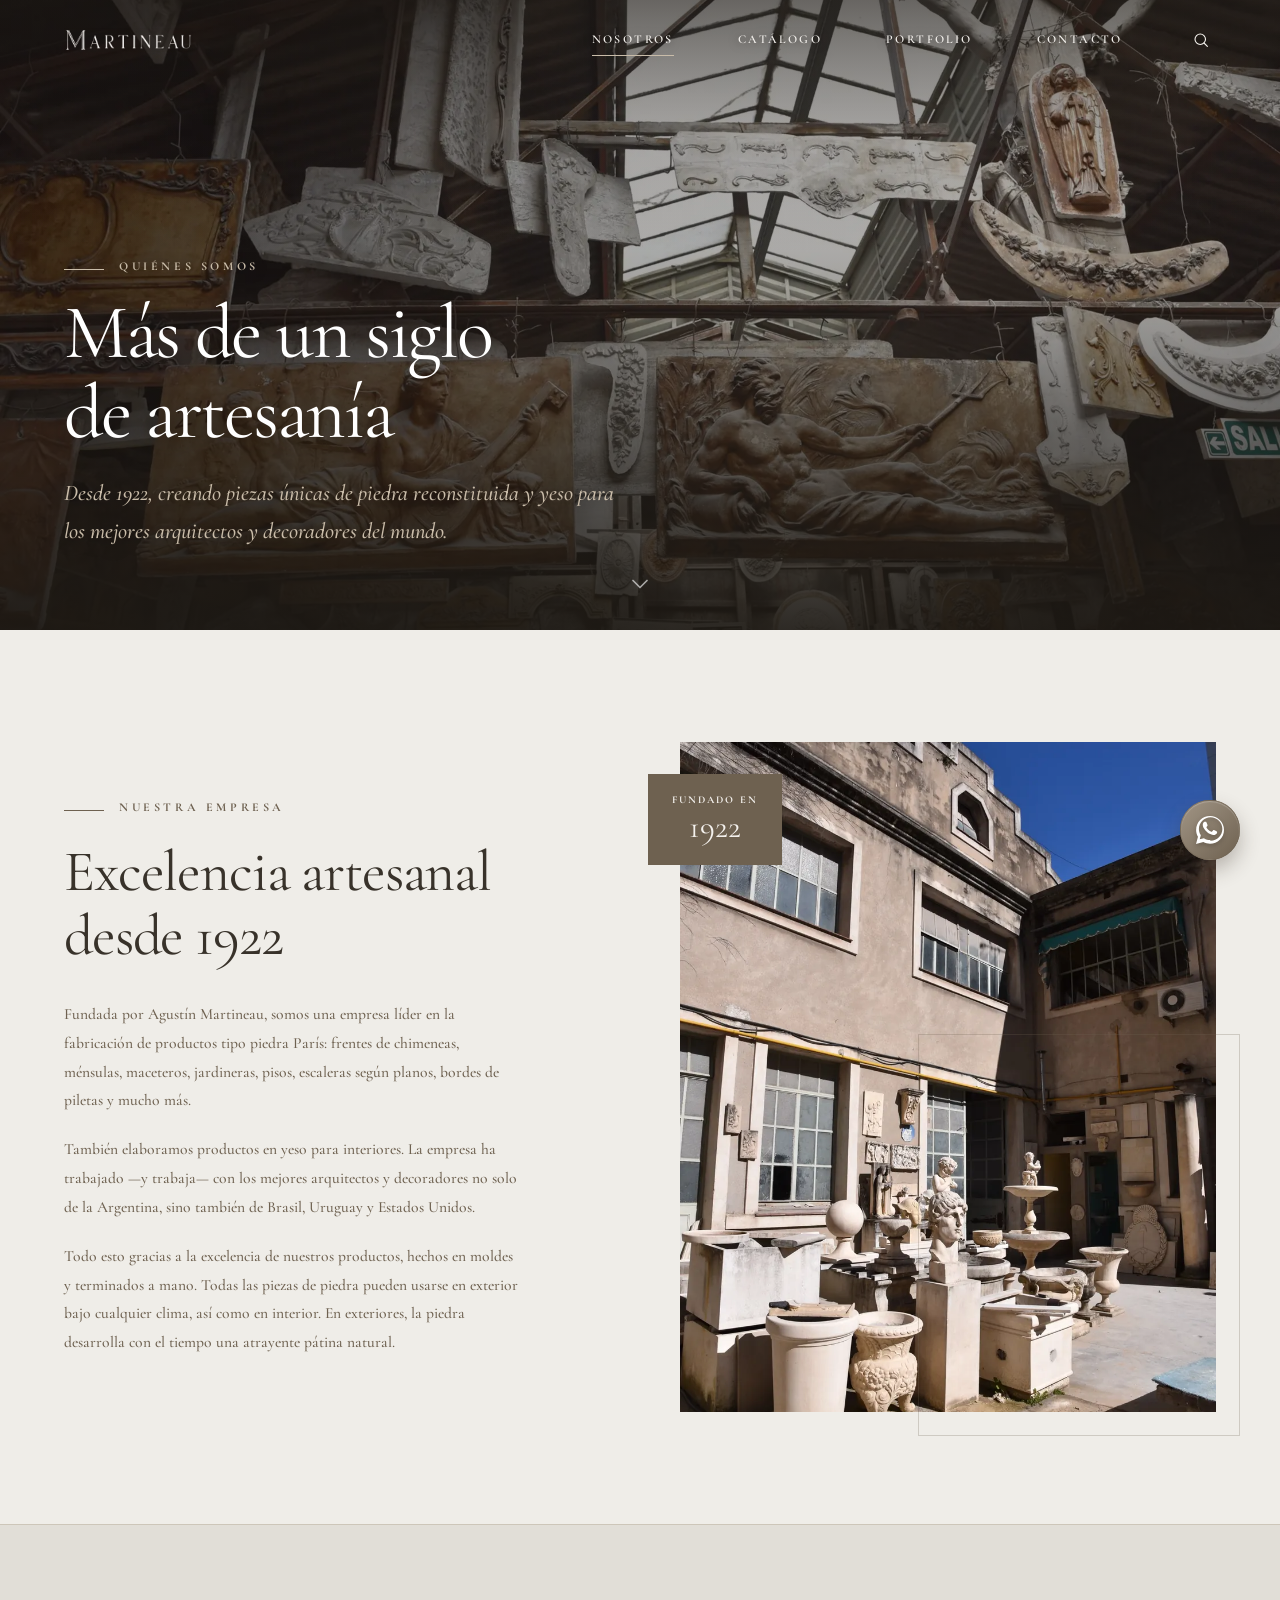
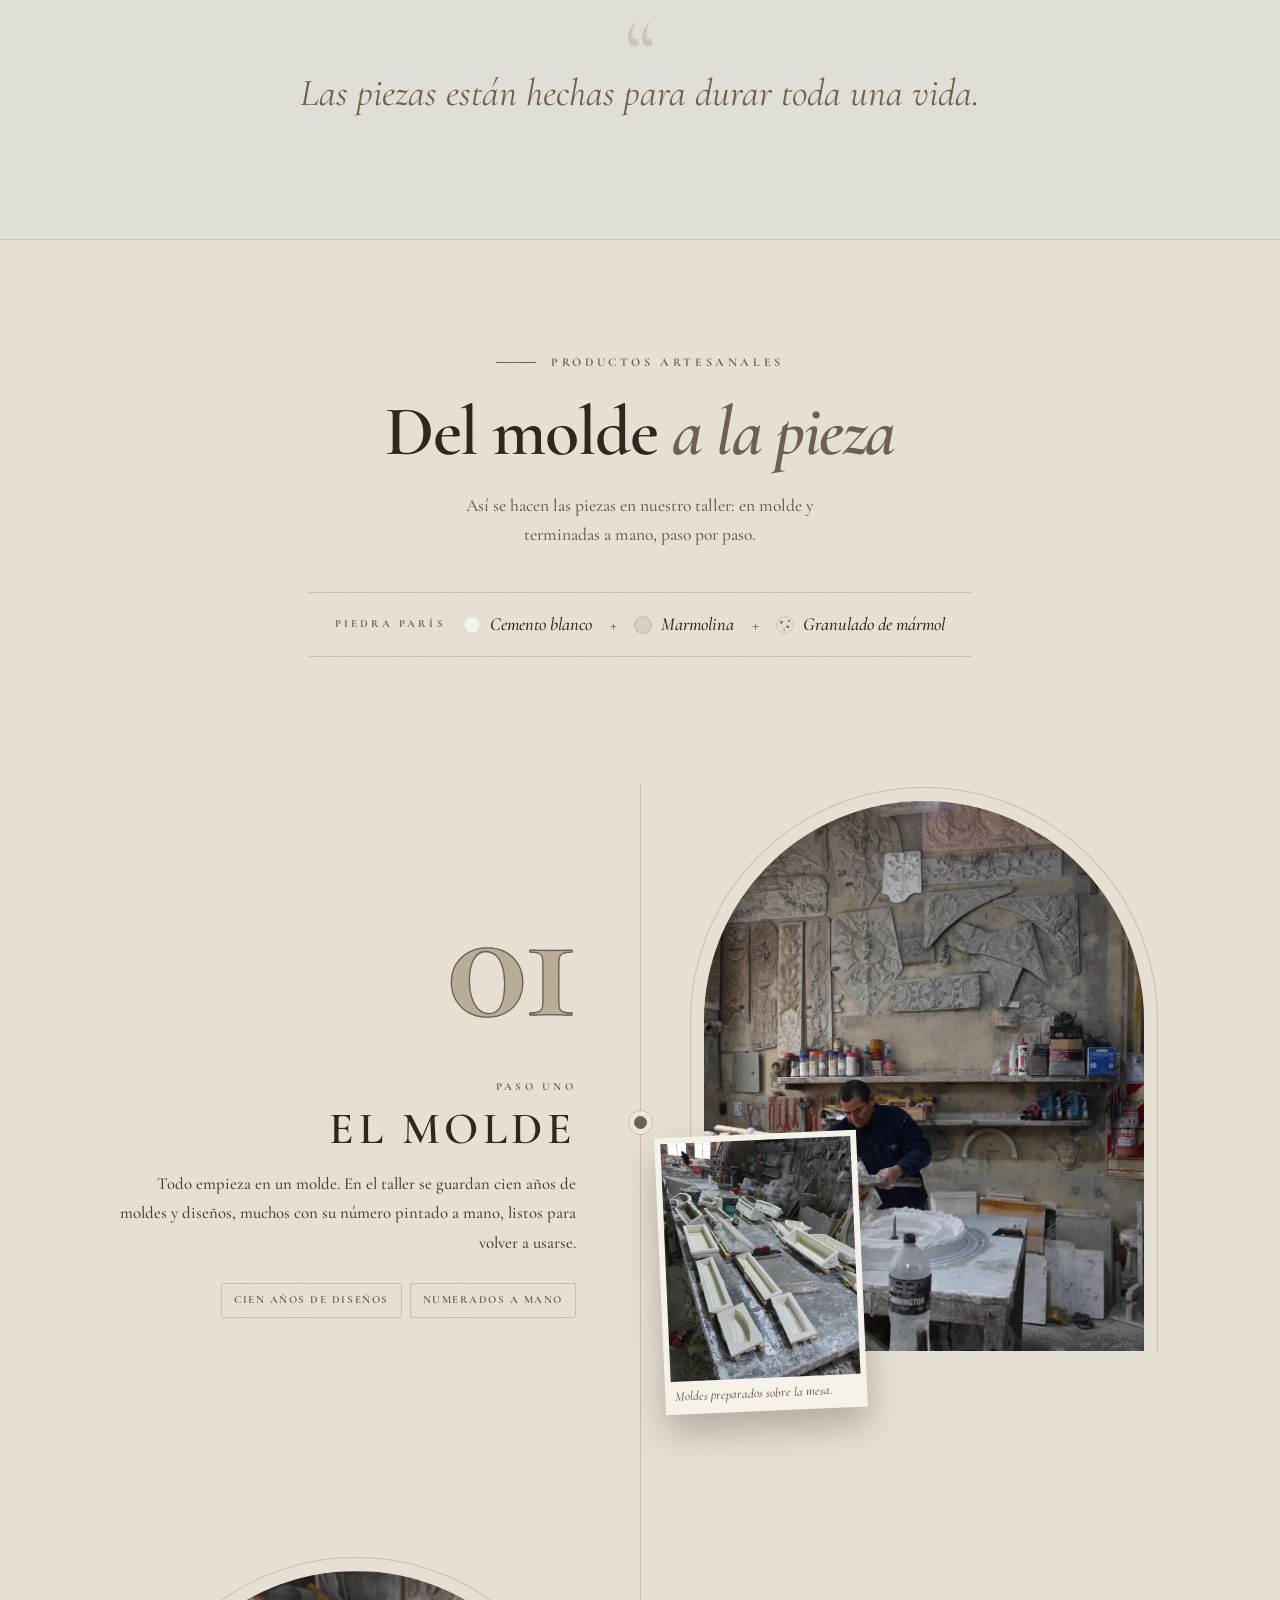
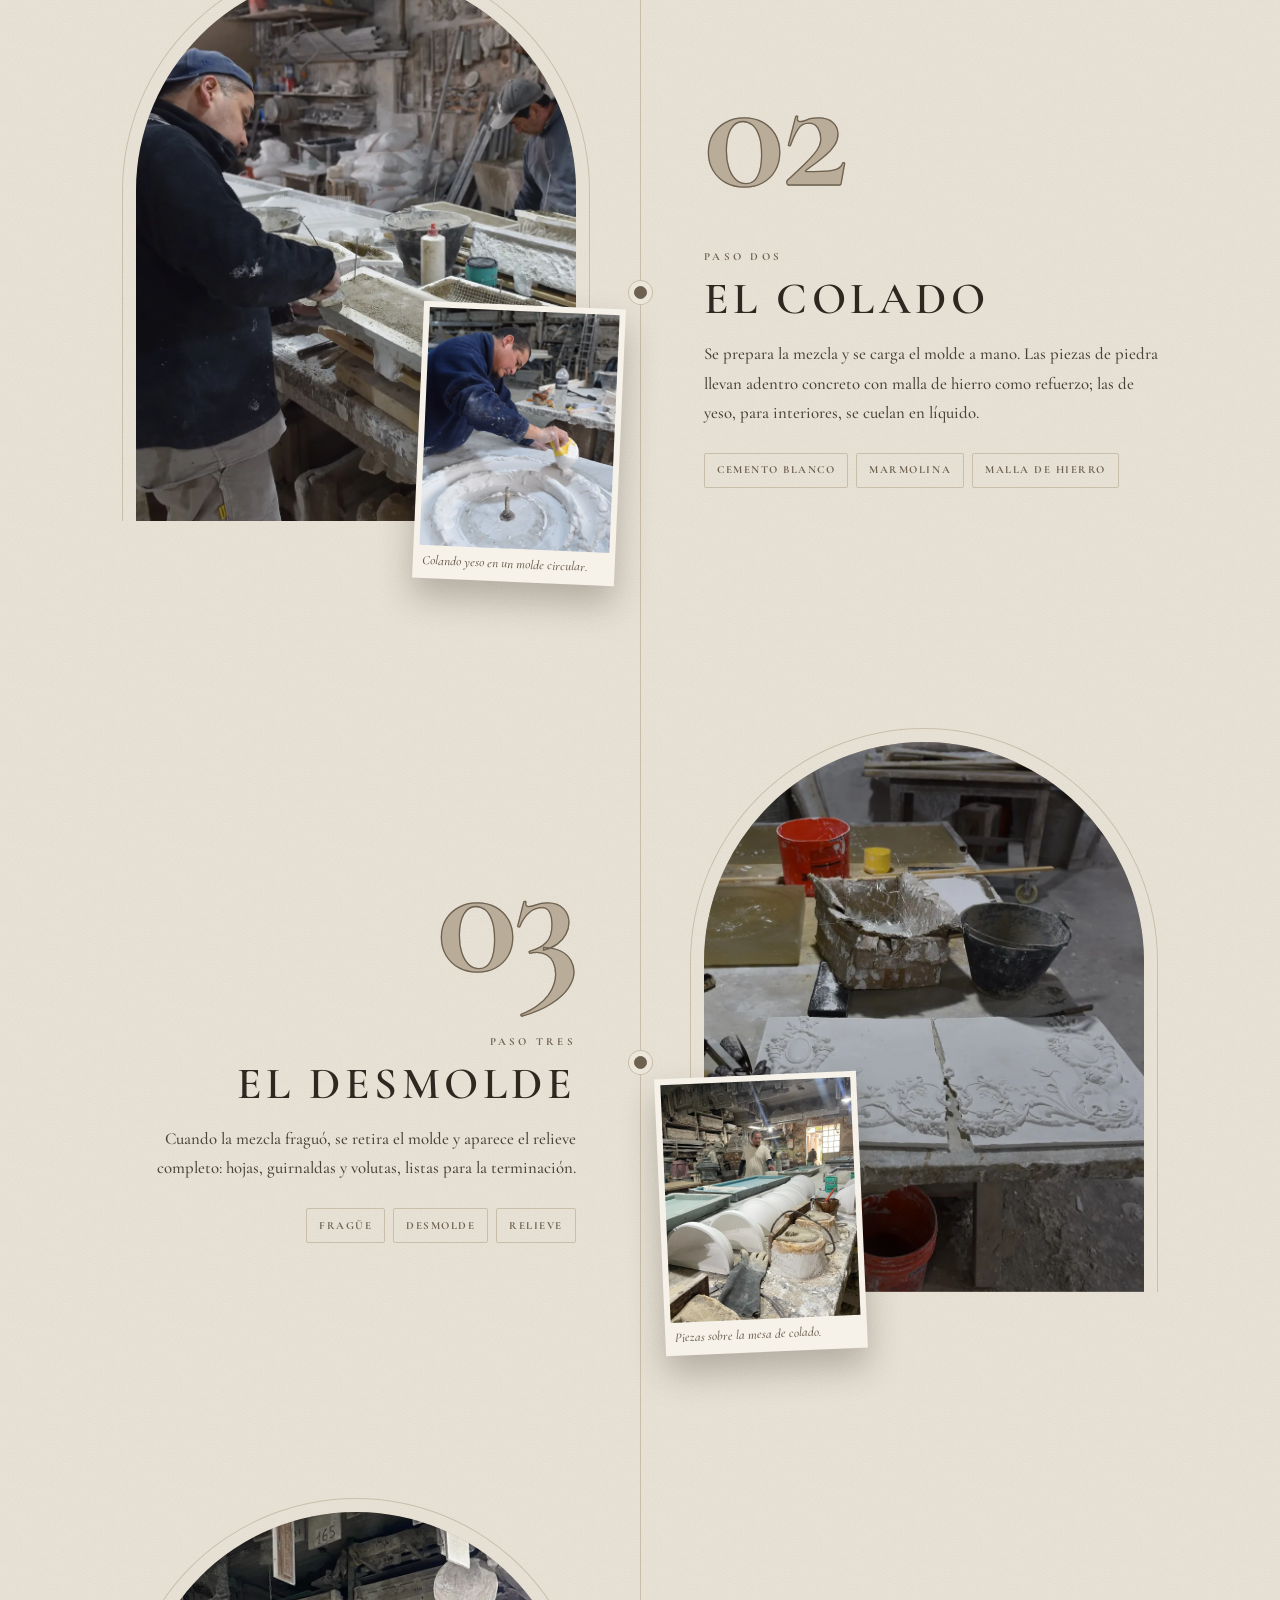
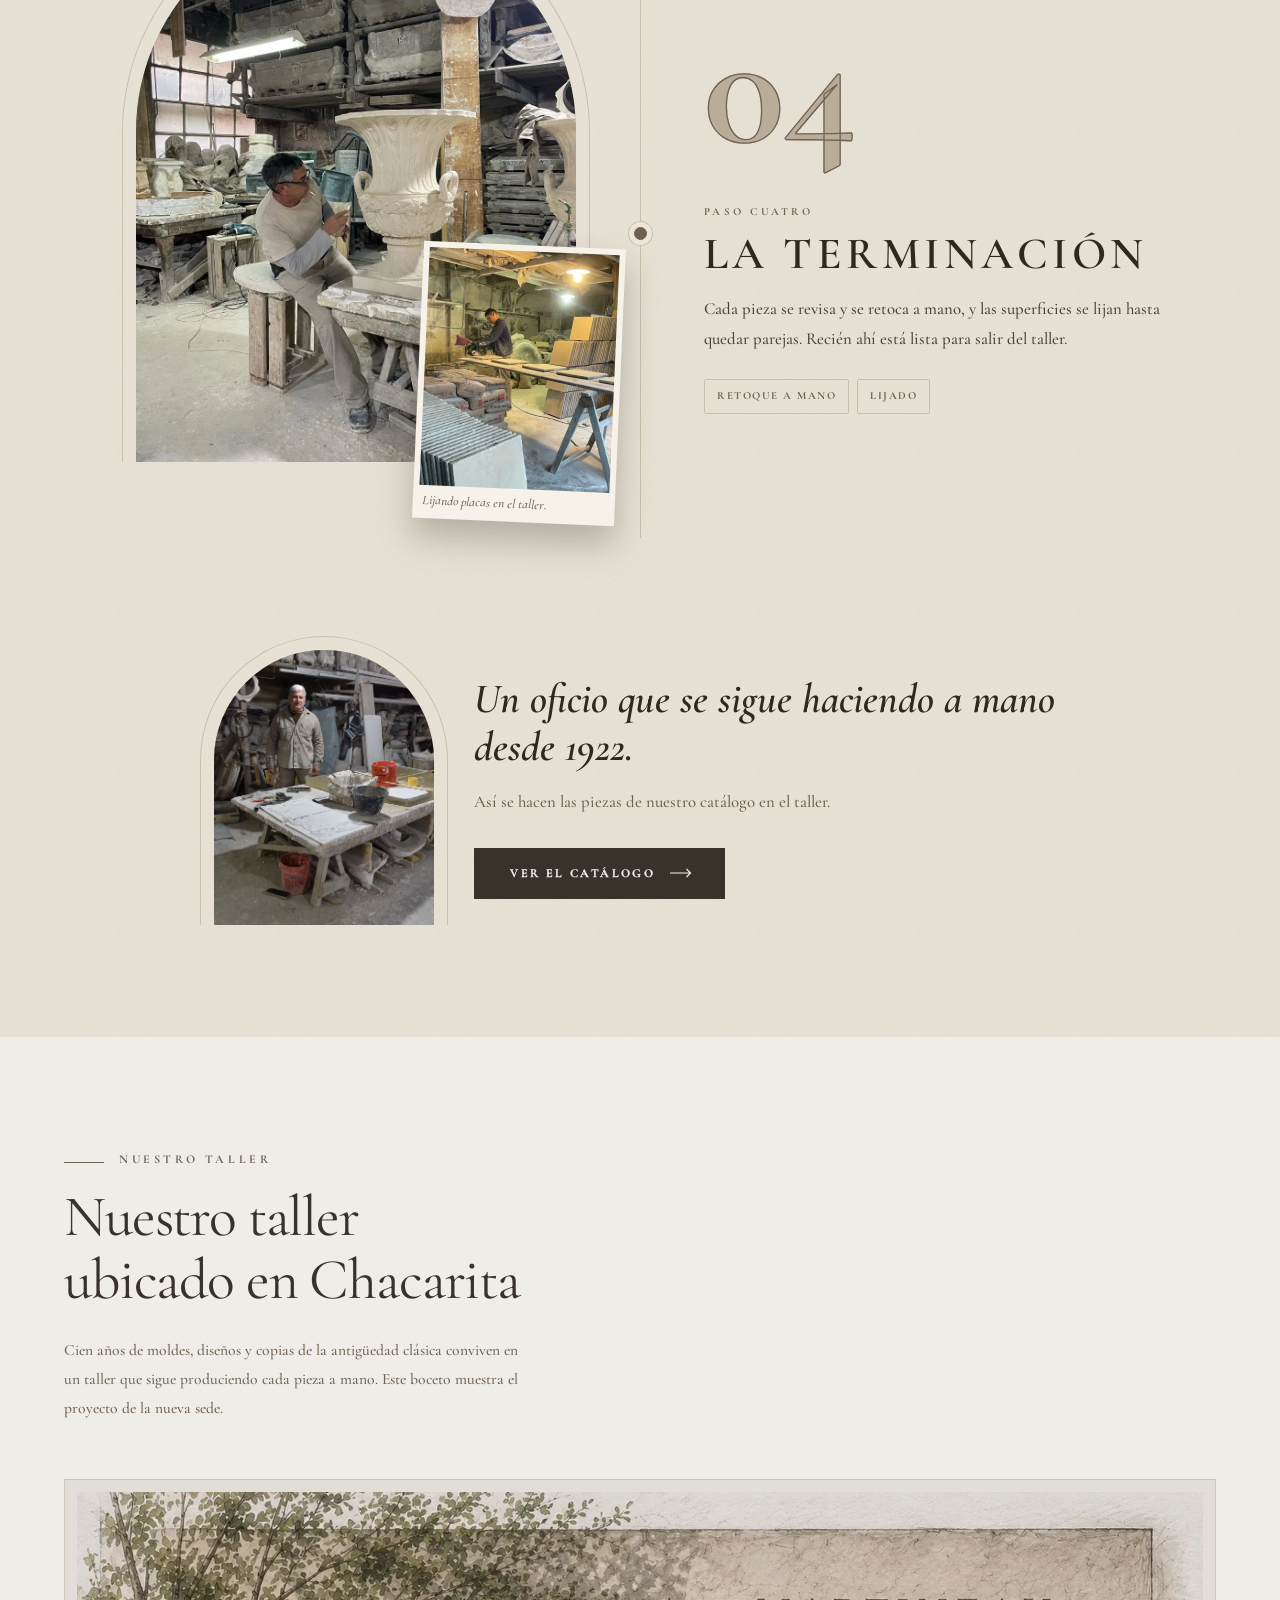
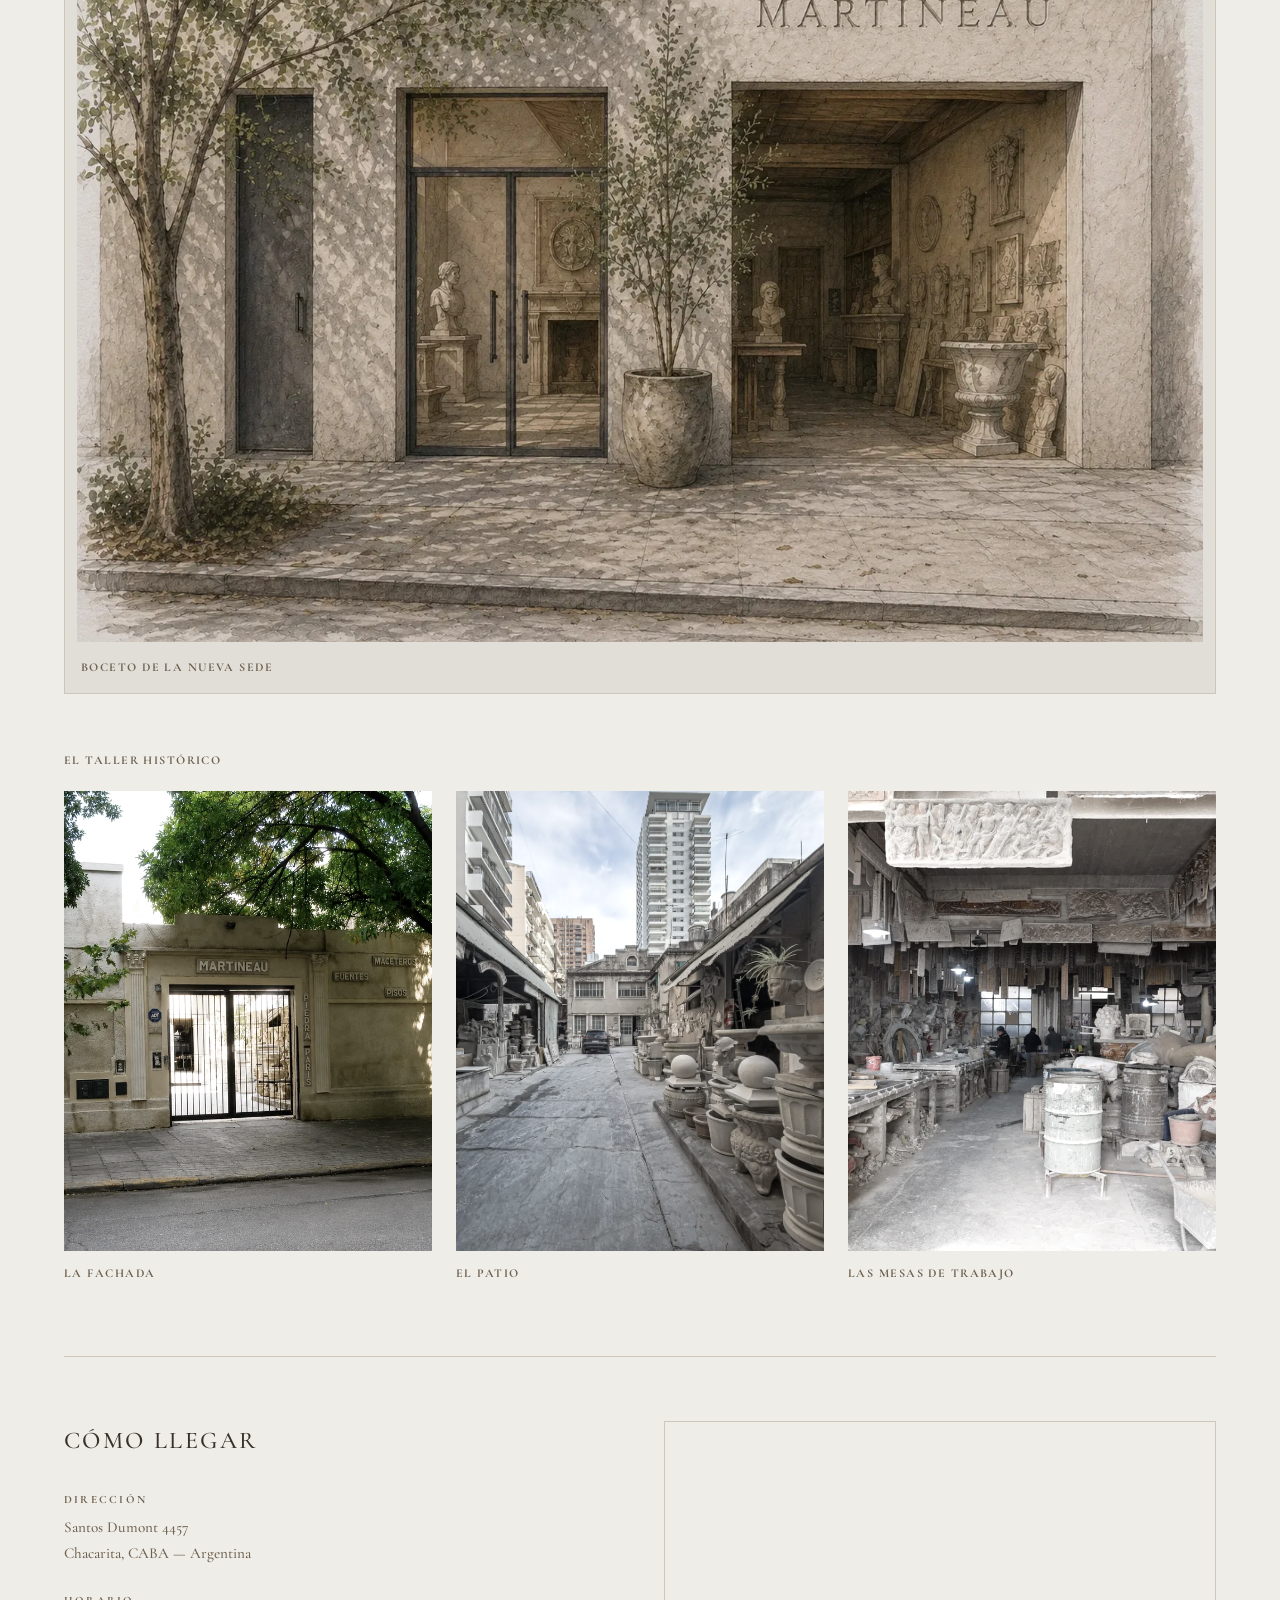
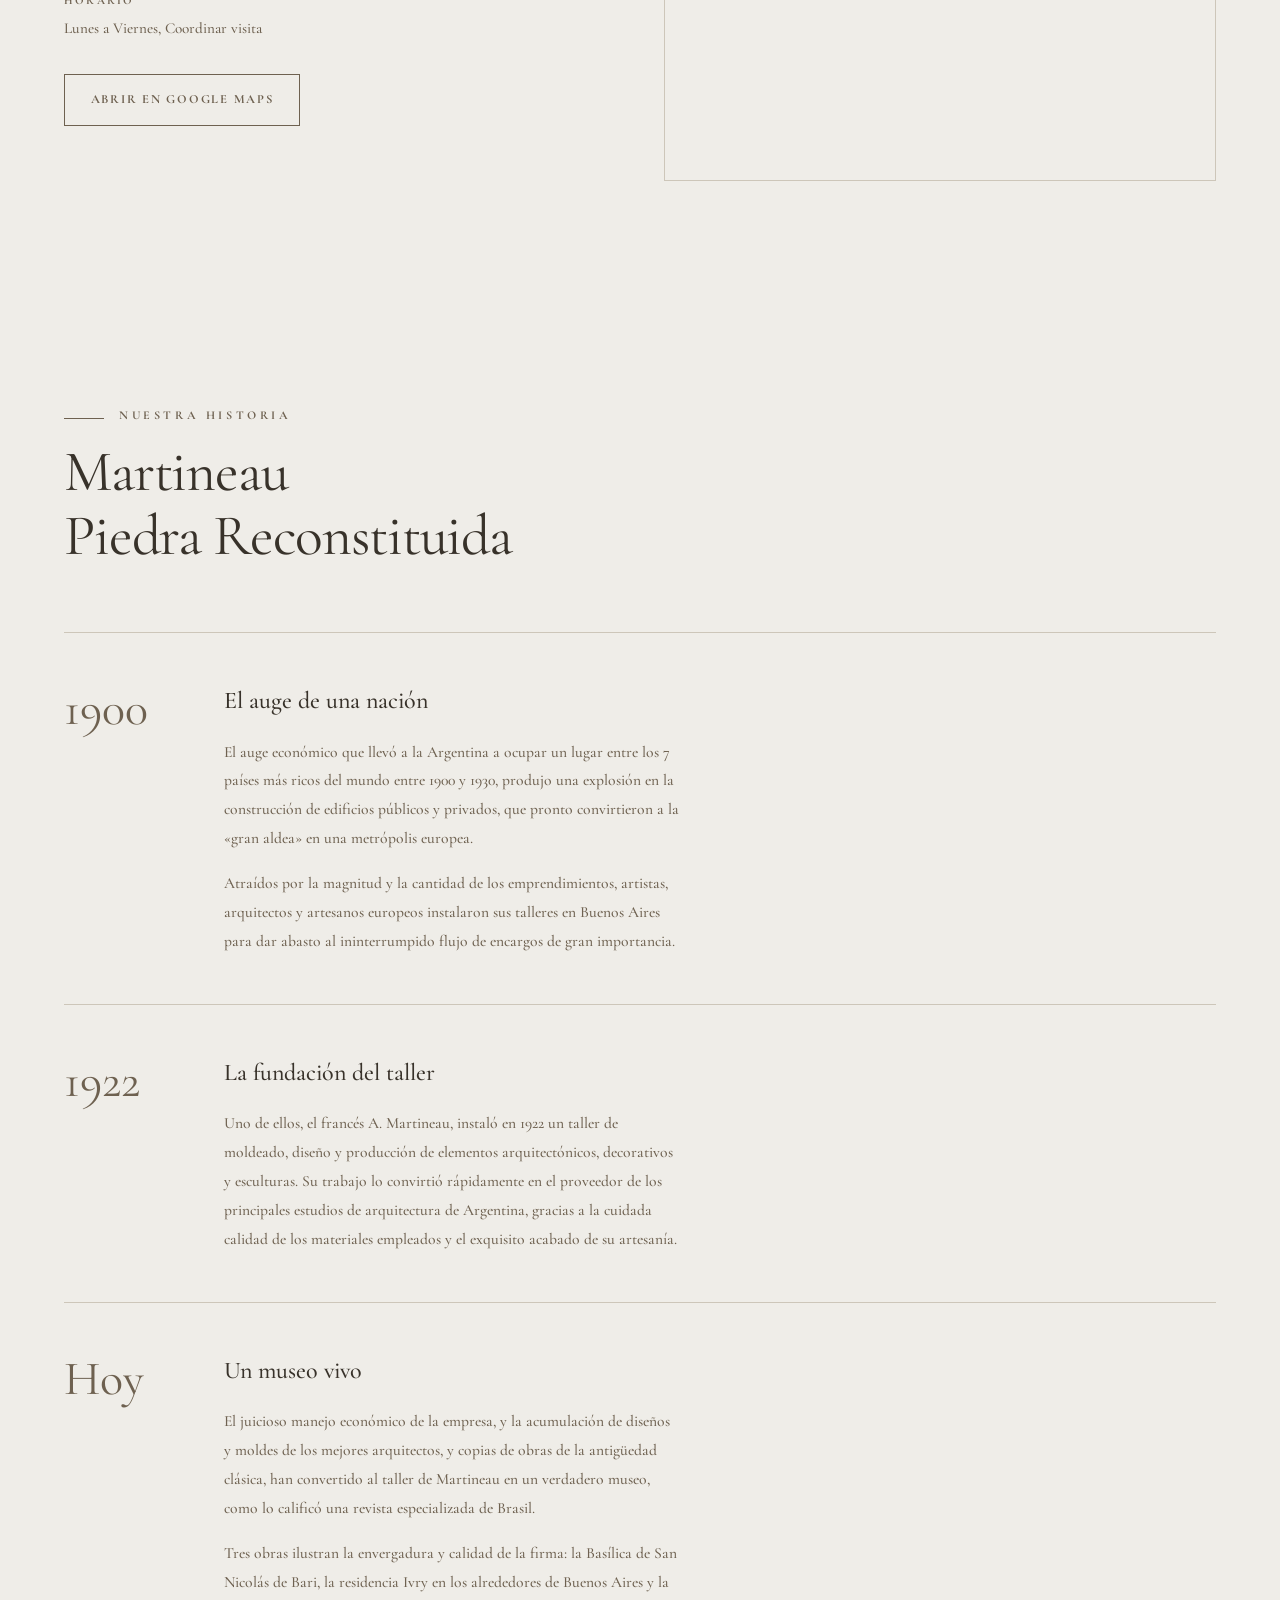
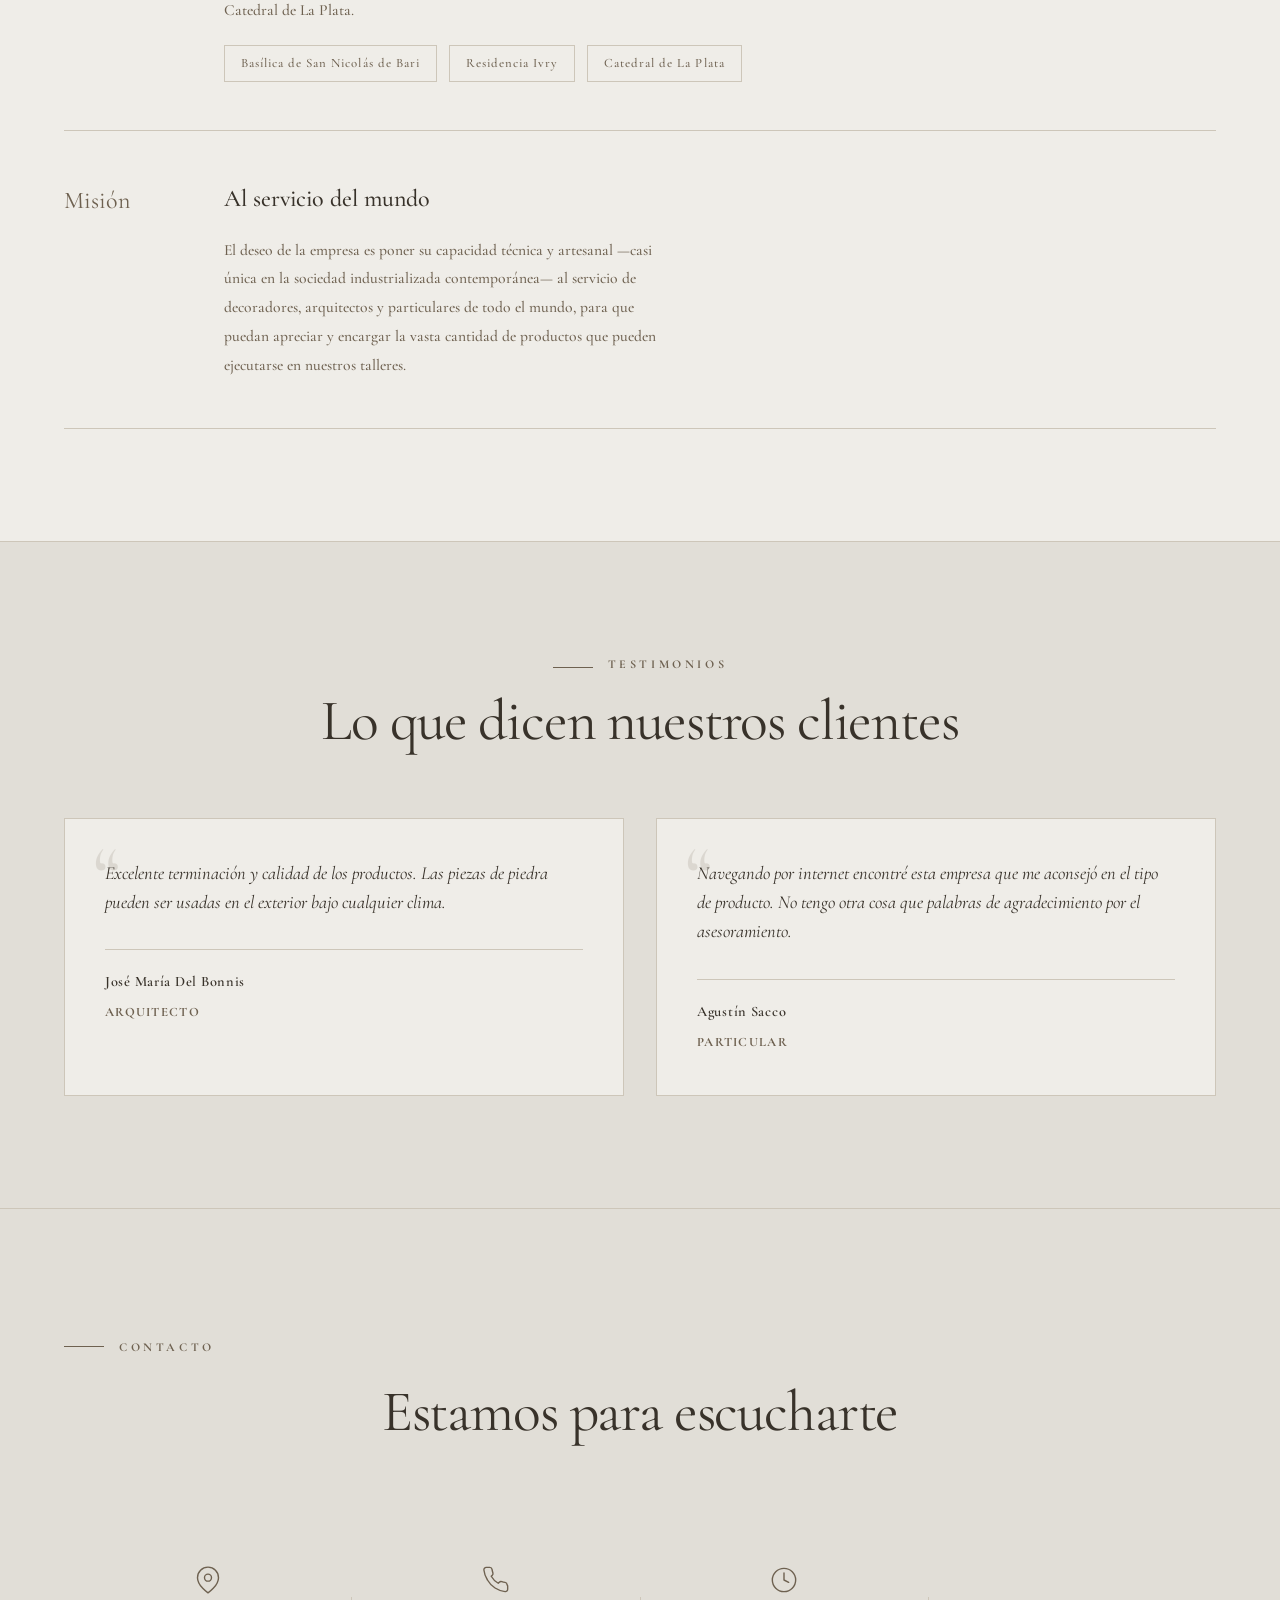
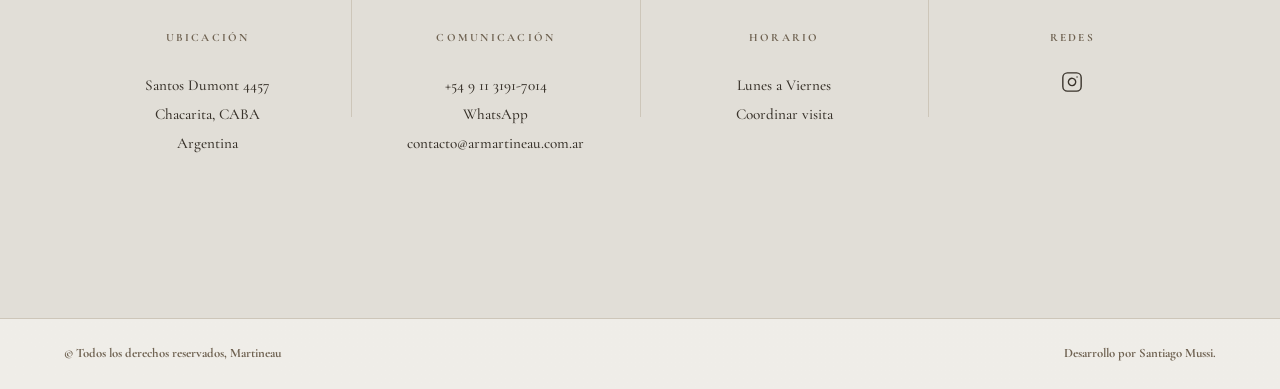
<file: nosotros.html>
<!DOCTYPE html>
<html lang="es-AR">

<head>
  <meta charset="UTF-8">
  <!-- Google Tag Manager -->
  <script>(function(w,d,s,l,i){w[l]=w[l]||[];w[l].push({'gtm.start':
  new Date().getTime(),event:'gtm.js'});var f=d.getElementsByTagName(s)[0],
  j=d.createElement(s),dl=l!='dataLayer'?'&l='+l:'';j.async=true;j.src=
  'https://www.googletagmanager.com/gtm.js?id='+i+dl;f.parentNode.insertBefore(j,f);
  })(window,document,'script','dataLayer','GTM-WZQDWTCZ');</script>
  <!-- End Google Tag Manager -->
  <meta name="viewport" content="width=device-width, initial-scale=1.0">
  <title>Nuestra historia desde 1922 | Martineau</title>
  <meta name="description" content="Fundada en 1922 por Agustín Martineau, la empresa fabrica en Buenos Aires piezas de piedra París y yeso moldeadas y terminadas a mano. Conocé nuestra historia.">
  <link rel="canonical" href="https://armartineau.com.ar/nosotros">
  <meta name="robots" content="index, follow, max-image-preview:large">
  <meta name="author" content="Santiago Mussi">
  <meta name="theme-color" content="#2E2820">

  <meta property="og:type" content="website">
  <meta property="og:site_name" content="Martineau">
  <meta property="og:locale" content="es_AR">
  <meta property="og:url" content="https://armartineau.com.ar/nosotros">
  <meta property="og:title" content="Nuestra historia desde 1922 | Martineau">
  <meta property="og:description" content="Fundada en 1922 por Agustín Martineau, la empresa fabrica en Buenos Aires piezas de piedra París y yeso moldeadas y terminadas a mano. Conocé nuestra historia.">
  <meta property="og:image" content="https://armartineau.com.ar/assets/og-martineau.jpg">
  <meta property="og:image:width" content="1200">
  <meta property="og:image:height" content="630">
  <meta property="og:image:alt" content="Taller de Martineau con chimeneas y esculturas de piedra París">
  <meta name="twitter:card" content="summary_large_image">
  <meta name="twitter:title" content="Nuestra historia desde 1922 | Martineau">
  <meta name="twitter:description" content="Fundada en 1922 por Agustín Martineau, la empresa fabrica en Buenos Aires piezas de piedra París y yeso moldeadas y terminadas a mano. Conocé nuestra historia.">
  <meta name="twitter:image" content="https://armartineau.com.ar/assets/og-martineau.jpg">

  <script type="application/ld+json">
  {
    "@context": "https://schema.org",
    "@graph": [
      {
        "@type": "BreadcrumbList",
        "itemListElement": [
          {
            "@type": "ListItem",
            "position": 1,
            "name": "Inicio",
            "item": "https://armartineau.com.ar/"
          },
          {
            "@type": "ListItem",
            "position": 2,
            "name": "Nosotros",
            "item": "https://armartineau.com.ar/nosotros"
          }
        ]
      }
    ]
  }
  </script>

  <link rel="icon" type="image/x-icon" href="/favicon.ico?v=2">
  <link rel="icon" type="image/png" sizes="32x32" href="/assets/favicon-32.png?v=2">
  <link rel="icon" type="image/png" sizes="16x16" href="/assets/favicon-16.png?v=2">
  <link rel="apple-touch-icon" sizes="180x180" href="/assets/apple-touch-icon.png?v=2">

  <link rel="preconnect" href="https://fonts.googleapis.com">
  <link rel="preconnect" href="https://fonts.gstatic.com" crossorigin>
  <link rel="preload" as="style" href="https://fonts.googleapis.com/css2?family=Cormorant+Garamond:ital,wght@0,300;0,400;0,500;0,600;0,700;1,300;1,400;1,500;1,600;1,700&display=swap" onload="this.onload=null;this.rel='stylesheet'">
  <noscript><link rel="stylesheet" href="https://fonts.googleapis.com/css2?family=Cormorant+Garamond:ital,wght@0,300;0,400;0,500;0,600;0,700;1,300;1,400;1,500;1,600;1,700&display=swap"></noscript>
  <link rel="stylesheet" href="styles.css?v=70">
  <script>document.documentElement.classList.add('pp-js');</script>
</head>

<body>
  <!-- Google Tag Manager (noscript) -->
  <noscript><iframe src="https://www.googletagmanager.com/ns.html?id=GTM-WZQDWTCZ"
  height="0" width="0" style="display:none;visibility:hidden"></iframe></noscript>
  <!-- End Google Tag Manager (noscript) -->

  <header class="site-header" id="header">
    <div class="container header-inner">
      <a href="/" class="logo" aria-label="Martineau - Ir al inicio"><img src="assets/logo-wordmark.webp"
          alt="Martineau" width="680" height="127"></a>
      <nav class="main-nav" aria-label="Navegación principal">
        <ul class="nav-list">
          <li><a href="nosotros" class="nav-link active">Nosotros</a></li>
          <li class="nav-item has-dropdown">
            <a href="catalogo" class="nav-link">Catálogo</a>
            <ul class="nav-dropdown" data-nav-dropdown="producto"></ul>
          </li>
          <li class="nav-item has-dropdown">
            <a href="portfolio" class="nav-link">Portfolio</a>
            <ul class="nav-dropdown" data-nav-dropdown="proyecto"></ul>
          </li>
          <li><a href="#contacto" class="nav-link">Contacto</a></li>
        </ul>
      </nav>
      <button class="nav-toggle" aria-label="Abrir menú de navegación" aria-expanded="false">
        <span class="hamburger-line"></span>
        <span class="hamburger-line"></span>
        <span class="hamburger-line"></span>
      </button>
    </div>
    <nav class="mobile-nav" aria-label="Navegación móvil" aria-hidden="true">
      <ul class="mobile-nav-list">
        <li><a href="nosotros" class="mobile-nav-link">Nosotros</a></li>
        <li class="mobile-nav-item has-dropdown">
          <div class="mobile-nav-row">
            <a href="catalogo" class="mobile-nav-link">Catálogo</a>
            <button type="button" class="mobile-nav-chevron" aria-label="Ver categorías" aria-expanded="false">
              <svg xmlns="http://www.w3.org/2000/svg" viewBox="0 0 24 24" fill="none" stroke="currentColor"
                stroke-width="1.5" stroke-linecap="round" stroke-linejoin="round">
                <polyline points="6 9 12 15 18 9"></polyline>
              </svg>
            </button>
          </div>
          <ul class="mobile-nav-dropdown" data-nav-dropdown="producto"></ul>
        </li>
        <li class="mobile-nav-item has-dropdown">
          <div class="mobile-nav-row">
            <a href="portfolio" class="mobile-nav-link">Portfolio</a>
            <button type="button" class="mobile-nav-chevron" aria-label="Ver categorías de proyectos" aria-expanded="false">
              <svg xmlns="http://www.w3.org/2000/svg" viewBox="0 0 24 24" fill="none" stroke="currentColor" stroke-width="1.5" stroke-linecap="round" stroke-linejoin="round"><polyline points="6 9 12 15 18 9"></polyline></svg>
            </button>
          </div>
          <ul class="mobile-nav-dropdown" data-nav-dropdown="proyecto"></ul>
        </li>
        <li><a href="#contacto" class="mobile-nav-link">Contacto</a></li>
      </ul>
    </nav>
  </header>

  <section class="about-hero">
    <div class="about-hero-content container reveal">
      <span class="section-label">Quiénes Somos</span>
      <h1>Más de un siglo<br>de artesanía</h1>
      <p>Desde 1922, creando piezas únicas de piedra reconstituida y yeso para los mejores arquitectos y decoradores del
        mundo.</p>
    </div>
    <a href="#empresa" class="scroll-indicator" aria-label="Desplazar hacia abajo">
      <svg xmlns="http://www.w3.org/2000/svg" width="28" height="28" viewBox="0 0 24 24" fill="none"
        stroke="currentColor" stroke-width="1.5" stroke-linecap="round" stroke-linejoin="round">
        <polyline points="6 9 12 15 18 9"></polyline>
      </svg>
    </a>
  </section>

  <section class="about-empresa section" id="empresa">
    <div class="container">
      <div class="about-empresa-grid">

        <div class="about-empresa-text">
          <span class="section-label">Nuestra Empresa</span>
          <h2>Excelencia artesanal desde 1922</h2>
          <p>
            Fundada por Agustín Martineau, somos una empresa líder en la fabricación de productos tipo piedra París:
            frentes de chimeneas, ménsulas, maceteros, jardineras, pisos, escaleras según planos, bordes de piletas y
            mucho más.
          </p>
          <p>
            También elaboramos productos en yeso para interiores. La empresa ha trabajado —y trabaja— con los mejores
            arquitectos y decoradores no solo de la Argentina, sino también de Brasil, Uruguay y Estados Unidos.
          </p>
          <p>
            Todo esto gracias a la excelencia de nuestros productos, hechos en moldes y terminados a mano. Todas las
            piezas de piedra pueden usarse en exterior bajo cualquier clima, así como en interior. En exteriores, la
            piedra desarrolla con el tiempo una atrayente pátina natural.
          </p>
        </div>

        <div class="about-empresa-image">
          <div class="about-founded-badge">
            <span>Fundado en</span>
            <strong>1922</strong>
          </div>
          <img src="assets/taller-1922.webp"
            alt="Patio del taller histórico de Martineau con fuentes, ánforas y esculturas" loading="lazy">
        </div>

      </div>
    </div>
  </section>

  <section class="about-quote-section">
    <div class="container">
      <div class="about-quote reveal">
        <blockquote>Las piezas están hechas para durar toda una vida.</blockquote>
      </div>
    </div>
  </section>

  <section class="pp" id="proceso">
    <div class="pp-head">
      <span class="section-label reveal">Productos artesanales</span>
      <h2 class="reveal">Del molde <em>a la pieza</em></h2>
      <p class="pp-lead reveal">Así se hacen las piezas en nuestro taller: en molde y terminadas a mano, paso por paso.
      </p>
      <div class="pp-mix reveal">
        <span class="pp-mix-label">Piedra París</span>
        <span class="pp-mix-item"><span class="pp-swatch pp-swatch--cemento"></span>Cemento blanco</span>
        <span class="pp-mix-plus" aria-hidden="true">+</span>
        <span class="pp-mix-item"><span class="pp-swatch pp-swatch--marmolina"></span>Marmolina</span>
        <span class="pp-mix-plus" aria-hidden="true">+</span>
        <span class="pp-mix-item"><span class="pp-swatch pp-swatch--granulado"></span>Granulado de mármol</span>
      </div>
    </div>

    <div class="pp-steps" id="ppSteps">
      <div class="pp-rail" aria-hidden="true"></div>

      <article class="pp-step">
        <div class="pp-media">
          <figure class="pp-arch">
            <div class="pp-arch-inner">
              <img src="assets/ImgsPrincipales/Proceso/web/proceso-molde.webp"
                alt="Artesano trabajando en su mesa, frente a la pared de relieves del taller" loading="lazy">
            </div>
          </figure>
          <figure class="pp-inset">
            <img src="assets/ImgsPrincipales/Proceso/web/archivo-150.webp"
              alt="Hilera de moldes sobre la mesa de trabajo" loading="lazy">
            <figcaption>Moldes preparados sobre la mesa.</figcaption>
          </figure>
        </div>
        <div class="pp-copy">
          <span class="pp-num" aria-hidden="true">01</span>
          <span class="pp-step-label">Paso uno</span>
          <h3>El molde</h3>
          <p>Todo empieza en un molde. En el taller se guardan cien años de moldes y diseños, muchos con su número
            pintado a mano, listos para volver a usarse.</p>
          <ul class="pp-tags">
            <li>Cien años de diseños</li>
            <li>Numerados a mano</li>
          </ul>
        </div>
      </article>

      <article class="pp-step">
        <div class="pp-media">
          <figure class="pp-arch">
            <div class="pp-arch-inner">
              <img src="assets/ImgsPrincipales/Proceso/web/archivo-179.webp"
                alt="Dos artesanos cargando la mezcla y la malla de hierro en moldes rectangulares" loading="lazy"
                style="object-position: 28% center;">
            </div>
          </figure>
          <figure class="pp-inset">
            <img src="assets/ImgsPrincipales/Proceso/web/archivo-147.webp"
              alt="Artesano volcando yeso líquido en un molde circular" loading="lazy">
            <figcaption>Colando yeso en un molde circular.</figcaption>
          </figure>
        </div>
        <div class="pp-copy">
          <span class="pp-num" aria-hidden="true">02</span>
          <span class="pp-step-label">Paso dos</span>
          <h3>El colado</h3>
          <p>Se prepara la mezcla y se carga el molde a mano. Las piezas de piedra llevan adentro concreto con malla de
            hierro como refuerzo; las de yeso, para interiores, se cuelan en líquido.</p>
          <ul class="pp-tags">
            <li>Cemento blanco</li>
            <li>Marmolina</li>
            <li>Malla de hierro</li>
          </ul>
        </div>
      </article>

      <article class="pp-step">
        <div class="pp-media">
          <figure class="pp-arch">
            <div class="pp-arch-inner">
              <img src="assets/ImgsPrincipales/Proceso/web/archivo-184.webp"
                alt="Placas con relieve de guirnaldas sobre la mesa, junto a un molde y las herramientas" loading="lazy"
                style="object-position: 70% center;">
            </div>
          </figure>
          <figure class="pp-inset">
            <img src="assets/ImgsPrincipales/Proceso/web/proceso-desmolde.webp"
              alt="Piezas blancas de media caña alineadas sobre la mesa de colado" loading="lazy">
            <figcaption>Piezas sobre la mesa de colado.</figcaption>
          </figure>
        </div>
        <div class="pp-copy">
          <span class="pp-num" aria-hidden="true">03</span>
          <span class="pp-step-label">Paso tres</span>
          <h3>El desmolde</h3>
          <p>Cuando la mezcla fraguó, se retira el molde y aparece el relieve completo: hojas, guirnaldas y volutas,
            listas para la terminación.</p>
          <ul class="pp-tags">
            <li>Fragüe</li>
            <li>Desmolde</li>
            <li>Relieve</li>
          </ul>
        </div>
      </article>

      <article class="pp-step">
        <div class="pp-media">
          <figure class="pp-arch">
            <div class="pp-arch-inner">
              <img src="assets/ImgsPrincipales/Proceso/web/proceso-detalle.webp"
                alt="Artesano retocando a mano un jarrón ornamental" loading="lazy">
            </div>
          </figure>
          <figure class="pp-inset">
            <img src="assets/ImgsPrincipales/Proceso/web/proceso-terminacion.webp"
              alt="Trabajador lijando placas con una lijadora de banda" loading="lazy">
            <figcaption>Lijando placas en el taller.</figcaption>
          </figure>
        </div>
        <div class="pp-copy">
          <span class="pp-num" aria-hidden="true">04</span>
          <span class="pp-step-label">Paso cuatro</span>
          <h3>La terminación</h3>
          <p>Cada pieza se revisa y se retoca a mano, y las superficies se lijan hasta quedar parejas. Recién ahí está
            lista para salir del taller.</p>
          <ul class="pp-tags">
            <li>Retoque a mano</li>
            <li>Lijado</li>
          </ul>
        </div>
      </article>
    </div>

    <div class="pp-cierre reveal">
      <figure class="pp-arch">
        <div class="pp-arch-inner">
          <img src="assets/ImgsPrincipales/Proceso/web/archivo-174.webp"
            alt="Artesano de Martineau junto a su mesa de trabajo" loading="lazy" style="object-position: 37% center;">
        </div>
      </figure>
      <div>
        <h3>Un oficio que se sigue haciendo a mano desde 1922.</h3>
        <p>Así se hacen las piezas de nuestro catálogo en el taller.</p>
        <a href="catalogo" class="btn">Ver el catálogo</a>
      </div>
    </div>
  </section>

  <section class="about-taller section" id="taller">
    <div class="container">

      <div class="about-taller-header reveal">
        <span class="section-label">Nuestro Taller</span>
        <h2>Nuestro taller<br>ubicado en Chacarita</h2>
        <p>
          Cien años de moldes, diseños y copias de la antigüedad clásica conviven en un taller que sigue produciendo
          cada pieza a mano. Este boceto muestra el proyecto de la nueva sede.
        </p>
      </div>

      <figure class="taller-boceto reveal">
        <img src="assets/taller-nuevo.webp"
          alt="Boceto en acuarela de la nueva sede de Martineau: fachada de piedra con el nombre MARTINEAU, vidriera y sala de exposición con esculturas y maceteros"
          loading="lazy"
          onerror="this.closest('.taller-boceto').hidden = true; document.querySelector('.taller-gallery-label').hidden = true">
        <figcaption>Boceto de la nueva sede</figcaption>
      </figure>

      <p class="taller-gallery-label reveal">El taller histórico</p>

      <div class="taller-gallery reveal">
        <figure>
          <img src="assets/taller-fachada.webp"
            alt="Fachada del taller de Martineau sobre la calle, con el cartel Martineau" loading="lazy">
          <figcaption>La fachada</figcaption>
        </figure>
        <figure>
          <img src="assets/taller-patio.webp"
            alt="Patio del taller con maceteros, ánforas y esculturas de piedra reconstituida" loading="lazy">
          <figcaption>El patio</figcaption>
        </figure>
        <figure>
          <img src="assets/taller-interior.webp" alt="Interior del taller con mesas de trabajo y molduras talladas"
            loading="lazy">
          <figcaption>Las mesas de trabajo</figcaption>
        </figure>
      </div>

      <div class="taller-ubicacion reveal">
        <div class="taller-ubicacion-info">
          <h3>Cómo llegar</h3>

          <div class="taller-dato">
            <span>Dirección</span>
            <p data-contacto="ubicacion-taller">Santos Dumont 4457<br>Chacarita, CABA — Argentina</p>
          </div>

          <div class="taller-dato">
            <span>Horario</span>
            <p data-contacto="horario-linea">Lunes a Viernes, Coordinar visita</p>
          </div>


          <a class="taller-cta" data-contacto="mapa-ir"
            href="https://www.google.com/maps/dir/?api=1&destination=Santos%20Dumont%204457%2C%20Chacarita%2C%20CABA%2C%20Argentina"
            target="_blank" rel="noopener">
            Abrir en Google Maps
          </a>
        </div>

        <div class="taller-mapa">
          <iframe data-contacto="mapa-embed"
            src="https://www.google.com/maps?q=Santos%20Dumont%204457%2C%20Chacarita%2C%20CABA%2C%20Argentina&output=embed"
            title="Mapa de ubicación del taller de Martineau" loading="lazy"
            referrerpolicy="no-referrer-when-downgrade"></iframe>
        </div>
      </div>

    </div>
  </section>

  <section class="about-historia section" id="historia">
    <div class="container">

      <div class="about-historia-header reveal">
        <span class="section-label">Nuestra Historia</span>
        <h2>Martineau<br>Piedra Reconstituida</h2>
      </div>

      <div class="historia-blocks">

        <div class="historia-block reveal">
          <div class="historia-year">1900</div>
          <div class="historia-block-content">
            <h3>El auge de una nación</h3>
            <p>
              El auge económico que llevó a la Argentina a ocupar un lugar entre los 7 países más ricos del mundo entre
              1900 y 1930, produjo una explosión en la construcción de edificios públicos y privados, que pronto
              convirtieron a la «gran aldea» en una metrópolis europea.
            </p>
            <p>
              Atraídos por la magnitud y la cantidad de los emprendimientos, artistas, arquitectos y artesanos europeos
              instalaron sus talleres en Buenos Aires para dar abasto al ininterrumpido flujo de encargos de gran
              importancia.
            </p>
          </div>
        </div>

        <div class="historia-block reveal">
          <div class="historia-year">1922</div>
          <div class="historia-block-content">
            <h3>La fundación del taller</h3>
            <p>
              Uno de ellos, el francés A. Martineau, instaló en 1922 un taller de moldeado, diseño y producción de
              elementos arquitectónicos, decorativos y esculturas. Su trabajo lo convirtió rápidamente en el proveedor
              de los principales estudios de arquitectura de Argentina, gracias a la cuidada calidad de los materiales
              empleados y el exquisito acabado de su artesanía.
            </p>
          </div>
        </div>

        <div class="historia-block reveal">
          <div class="historia-year">Hoy</div>
          <div class="historia-block-content">
            <h3>Un museo vivo</h3>
            <p>
              El juicioso manejo económico de la empresa, y la acumulación de diseños y moldes de los mejores
              arquitectos, y copias de obras de la antigüedad clásica, han convertido al taller de Martineau en un
              verdadero museo, como lo calificó una revista especializada de Brasil.
            </p>
            <p>
              Tres obras ilustran la envergadura y calidad de la firma: la Basílica de San Nicolás de Bari, la
              residencia Ivry en los alrededores de Buenos Aires y la Catedral de La Plata.
            </p>
            <div class="obras-list">
              <span class="obra-tag">Basílica de San Nicolás de Bari</span>
              <span class="obra-tag">Residencia Ivry</span>
              <span class="obra-tag">Catedral de La Plata</span>
            </div>
          </div>
        </div>

        <div class="historia-block reveal">
          <div class="historia-year" style="font-size: 1.5rem; padding-top: 0.5rem; line-height: 1.2;">Misión</div>
          <div class="historia-block-content">
            <h3>Al servicio del mundo</h3>
            <p>
              El deseo de la empresa es poner su capacidad técnica y artesanal —casi única en la sociedad
              industrializada contemporánea— al servicio de decoradores, arquitectos y particulares de todo el mundo,
              para que puedan apreciar y encargar la vasta cantidad de productos que pueden ejecutarse en nuestros
              talleres.
            </p>
          </div>
        </div>

      </div>
    </div>
  </section>

  <section class="about-testimonios section" id="testimonios">
    <div class="container">

      <div class="testimonios-header reveal">
        <span class="section-label">Testimonios</span>
        <h2>Lo que dicen nuestros clientes</h2>
      </div>

      <div class="testimonios-grid" data-resenas>

        <div class="testimonio-card reveal">
          <p class="testimonio-text">
            Excelente terminación y calidad de los productos. Las piezas de piedra pueden ser usadas en el exterior bajo
            cualquier clima.
          </p>
          <div class="testimonio-autor">
            <strong>José María Del Bonnis</strong>
            <span>Arquitecto</span>
          </div>
        </div>

        <div class="testimonio-card reveal">
          <p class="testimonio-text">
            Navegando por internet encontré esta empresa que me aconsejó en el tipo de producto. No tengo otra cosa que
            palabras de agradecimiento por el asesoramiento.
          </p>
          <div class="testimonio-autor">
            <strong>Agustín Sacco</strong>
            <span>Particular</span>
          </div>
        </div>

      </div>
    </div>
  </section>

  <section class="contact section" id="contacto">
    <div class="container">

      <div class="contact-header reveal">
        <span class="section-label">Contacto</span>
        <h2>Estamos para escucharte</h2>
      </div>

      <div class="contact-blocks reveal">

        <div class="contact-block">
          <span class="contact-block-icon" aria-hidden="true">
            <svg xmlns="http://www.w3.org/2000/svg" viewBox="0 0 24 24" fill="none" stroke="currentColor"
              stroke-width="1.2" stroke-linecap="round" stroke-linejoin="round">
              <path d="M21 10c0 7-9 13-9 13S3 17 3 10a9 9 0 0 1 18 0z" />
              <circle cx="12" cy="10" r="3" />
            </svg>
          </span>
          <h3>Ubicación</h3>
          <p data-contacto="ubicacion">
            Santos Dumont 4457 <br>
            Chacarita, CABA<br>
            Argentina
          </p>
        </div>

        <div class="contact-block-divider" aria-hidden="true"></div>

        <div class="contact-block">
          <span class="contact-block-icon" aria-hidden="true">
            <svg xmlns="http://www.w3.org/2000/svg" viewBox="0 0 24 24" fill="none" stroke="currentColor"
              stroke-width="1.2" stroke-linecap="round" stroke-linejoin="round">
              <path
                d="M22 16.92v3a2 2 0 0 1-2.18 2 19.79 19.79 0 0 1-8.63-3.07A19.5 19.5 0 0 1 4.69 12 19.79 19.79 0 0 1 1.63 3.4 2 2 0 0 1 3.6 1.22h3a2 2 0 0 1 2 1.72c.127.96.361 1.903.7 2.81a2 2 0 0 1-.45 2.11L7.91 8.78a16 16 0 0 0 6 6l.95-.95a2 2 0 0 1 2.11-.45c.907.339 1.85.573 2.81.7A2 2 0 0 1 21.49 16l.43.92z" />
            </svg>
          </span>
          <h3>Comunicación</h3>
          <p>
            <a href="tel:+5491131917014" data-contacto="telefono">+54 9 11 3191-7014</a><br>
            <a href="https://wa.me/5491131917014" target="_blank" rel="noopener" data-contacto="whatsapp">WhatsApp</a><br>
            <a href="mailto:contacto@armartineau.com.ar" data-contacto="email">contacto@armartineau.com.ar</a>
          </p>
        </div>

        <div class="contact-block-divider" aria-hidden="true"></div>

        <div class="contact-block">
          <span class="contact-block-icon" aria-hidden="true">
            <svg xmlns="http://www.w3.org/2000/svg" viewBox="0 0 24 24" fill="none" stroke="currentColor"
              stroke-width="1.2" stroke-linecap="round" stroke-linejoin="round">
              <circle cx="12" cy="12" r="10" />
              <polyline points="12 6 12 12 16 14" />
            </svg>
          </span>
          <h3>Horario</h3>
          <p data-contacto="horario">
            Lunes a Viernes<br>
            Coordinar visita
          </p>
        </div>

        <div class="contact-block-divider" aria-hidden="true"></div>

        <div class="contact-block">
          <span class="contact-block-icon" aria-hidden="true"></span>
          <h3>Redes</h3>
          <div class="contact-social">
            <a href="https://www.instagram.com/armartineau/" data-contacto="instagram" class="social-link" aria-label="Instagram" target="_blank"
              rel="noopener">
              <svg xmlns="http://www.w3.org/2000/svg" viewBox="0 0 24 24" fill="none" stroke="currentColor"
                stroke-width="1.5" stroke-linecap="round" stroke-linejoin="round" width="22" height="22">
                <rect x="2" y="2" width="20" height="20" rx="5" ry="5" />
                <path d="M16 11.37A4 4 0 1 1 12.63 8 4 4 0 0 1 16 11.37z" />
                <line x1="17.5" y1="6.5" x2="17.51" y2="6.5" />
              </svg>
            </a>
          </div>
        </div>

      </div>
    </div>
  </section>

  <footer class="site-footer">
    <div class="container footer-inner">
      <p class="footer-copy">
        &copy; Todos los derechos reservados, Martineau
      </p>
      <p class="footer-credit">
        Desarrollo por Santiago Mussi.
      </p>
    </div>
  </footer>

  <script src="store.js?v=9"></script>
  <script>
    document.addEventListener('DOMContentLoaded', async () => {
      await Store.init();
      renderNavCategorias();
    });
  </script>
  <script src="buscador.js?v=3"></script>
  <script src="script.js?v=28"></script>

  <a href="https://wa.me/5491131917014" data-contacto="whatsapp" class="whatsapp-float" target="_blank" rel="noopener noreferrer"
    aria-label="Contactar por WhatsApp">
    <div class="whatsapp-pulse"></div>
    <div class="whatsapp-icon-wrapper">
      <svg class="whatsapp-icon" xmlns="http://www.w3.org/2000/svg" viewBox="0 0 448 512">
        <path fill="currentColor"
          d="M380.9 97.1C339 55.1 283.2 32 223.9 32c-122.4 0-222 99.6-222 222 0 39.1 10.2 77.3 29.6 111L0 480l117.7-30.9c32.4 17.7 68.9 27 106.1 27h.1c122.3 0 224.1-99.6 224.1-222 0-59.3-25.2-115-67.1-157zM223.9 414.8c-32 0-63.1-8.4-90.6-24.3l-6.5-3.8-67.4 17.7 18-65.7-4.2-6.7c-17.5-27.9-26.7-60.2-26.7-93.1 0-103.5 84.3-187.8 187.9-187.8 50.1 0 97.2 19.5 132.6 55 35.4 35.4 55 82.5 55 132.7 0 103.5-84.3 187.8-187.9 187.8zm102.7-140.2c-5.6-2.8-33.4-16.5-38.6-18.4-5.2-1.9-9-2.8-12.8 2.8-3.8 5.6-14.7 18.4-18 22.1-3.3 3.8-6.6 4.2-12.2 1.4-5.6-2.8-23.8-8.8-45.3-27.9-16.7-14.9-28-33.3-31.3-38.9-3.3-5.6-.4-8.6 2.4-11.4 2.5-2.5 5.6-6.6 8.4-9.9 2.8-3.3 3.8-5.6 5.6-9.4 1.9-3.8.9-7.1-.4-9.9-1.4-2.8-12.8-30.9-17.5-42.3-4.6-11.1-9.3-9.6-12.8-9.8-3.3-.2-7.1-.2-10.9-.2-3.8 0-9.9 1.4-15.2 7.1-5.2 5.6-20 19.5-20 47.4 0 27.9 20.4 55 23.3 58.8 2.8 3.8 40 61.1 96.9 85.6 13.5 5.8 24.1 9.3 32.3 11.9 13.6 4.3 26 3.7 35.8 2.2 11-1.7 33.4-13.6 38.1-26.8 4.7-13.2 4.7-24.5 3.3-26.8-1.4-2.3-5.2-3.8-10.8-6.6z" />
      </svg>
    </div>
    <span class="whatsapp-text">¡Hablemos!</span>
  </a>

</body>

</html>
</file>
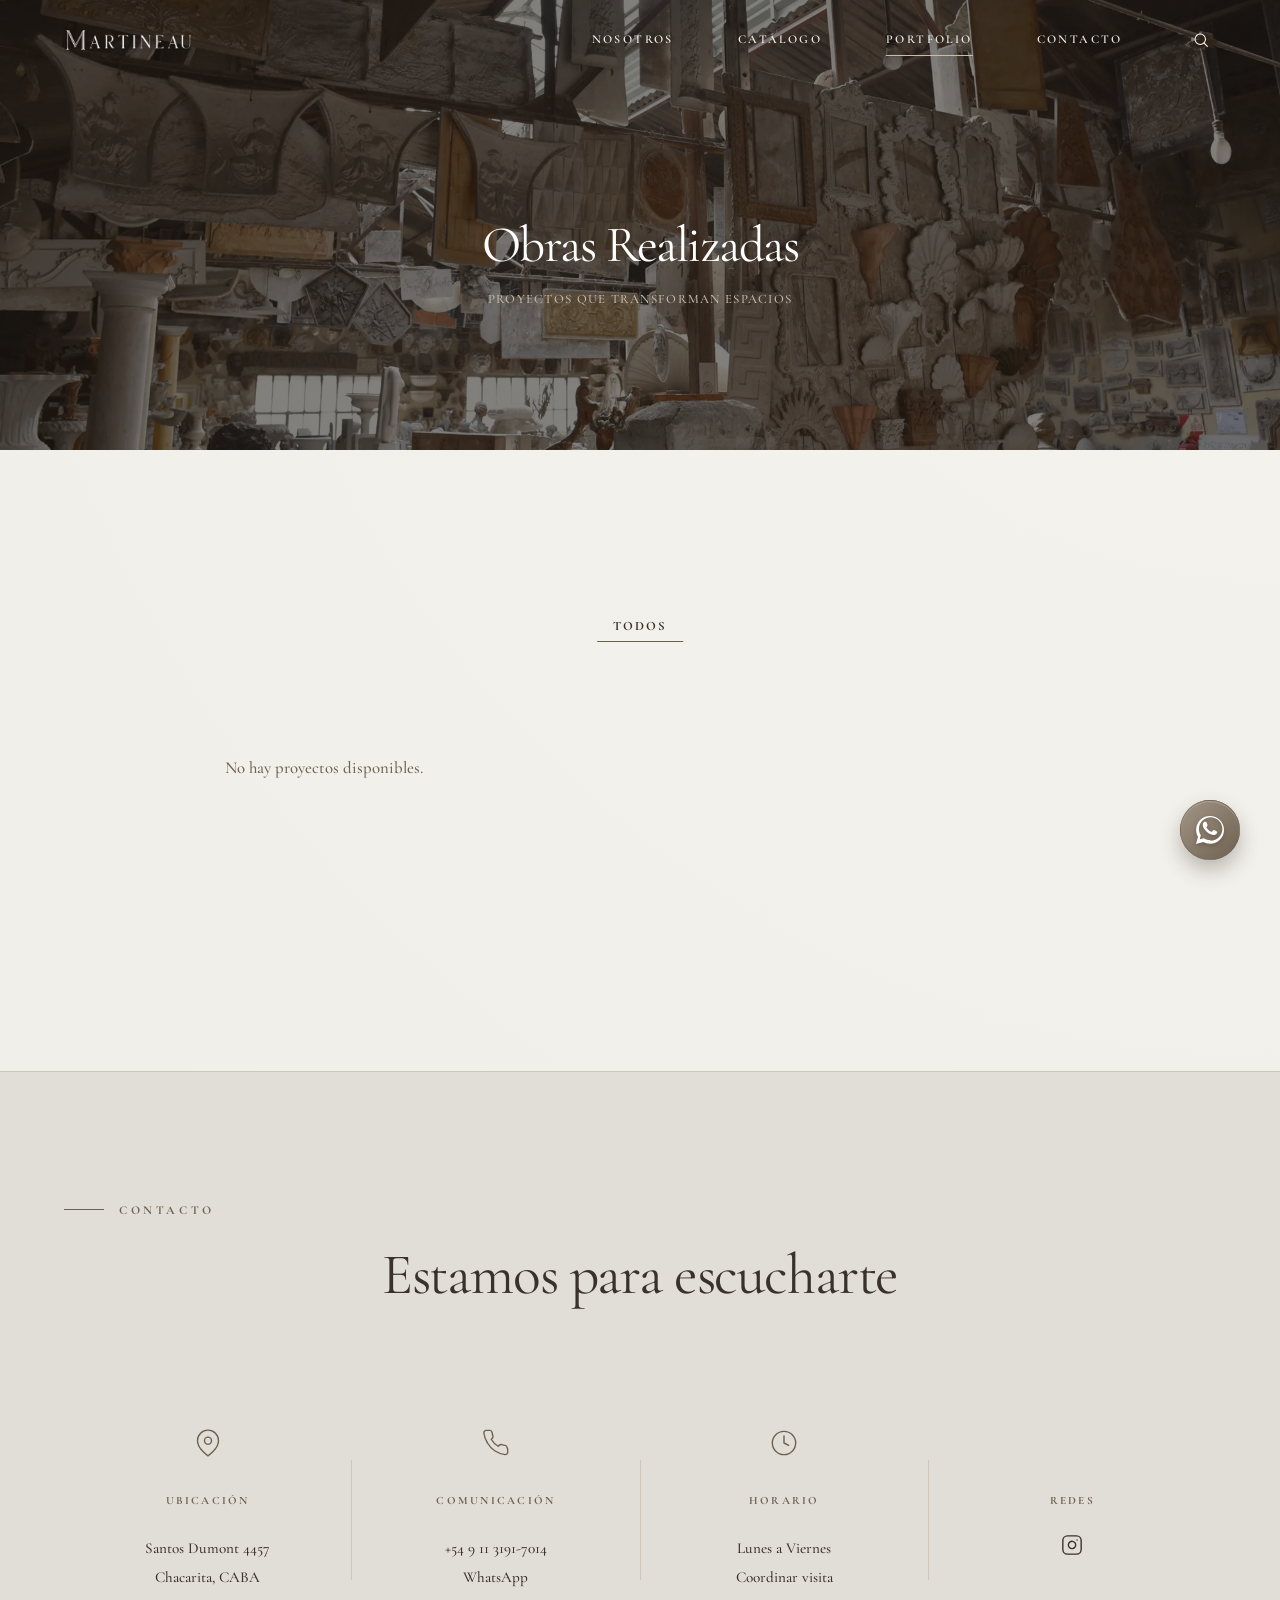
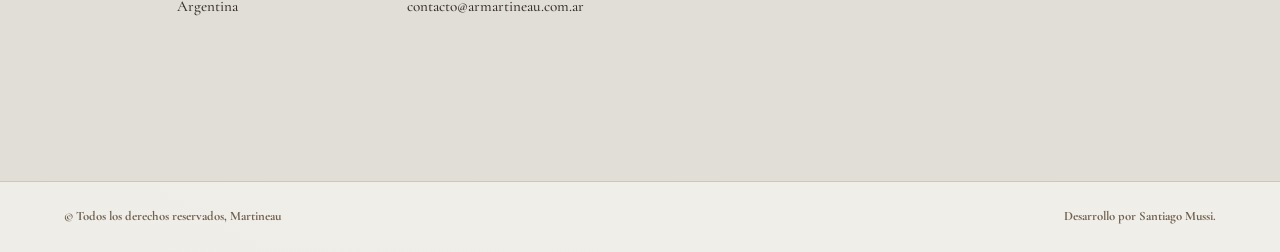
<file: portfolio.html>
<!DOCTYPE html>
<html lang="es-AR">

<head>
  <meta charset="UTF-8">
  <!-- Google Tag Manager -->
  <script>(function (w, d, s, l, i) {
      w[l] = w[l] || []; w[l].push({
        'gtm.start':
          new Date().getTime(), event: 'gtm.js'
      }); var f = d.getElementsByTagName(s)[0],
        j = d.createElement(s), dl = l != 'dataLayer' ? '&l=' + l : ''; j.async = true; j.src =
          'https://www.googletagmanager.com/gtm.js?id=' + i + dl; f.parentNode.insertBefore(j, f);
    })(window, document, 'script', 'dataLayer', 'GTM-WZQDWTCZ');</script>
  <!-- End Google Tag Manager -->
  <meta name="viewport" content="width=device-width, initial-scale=1.0">
  <title>Obras realizadas | Martineau</title>
  <meta name="description"
    content="Obras de Martineau junto a arquitectos y decoradores de Argentina, Brasil, Uruguay y Estados Unidos: chimeneas, fachadas y piezas de piedra a medida.">
  <link rel="canonical" href="https://armartineau.com.ar/portfolio">
  <meta name="robots" content="index, follow, max-image-preview:large">
  <meta name="author" content="Santiago Mussi">
  <meta name="theme-color" content="#2E2820">

  <meta property="og:type" content="website">
  <meta property="og:site_name" content="Martineau">
  <meta property="og:locale" content="es_AR">
  <meta property="og:url" content="https://armartineau.com.ar/portfolio">
  <meta property="og:title" content="Obras realizadas | Martineau">
  <meta property="og:description"
    content="Obras de Martineau junto a arquitectos y decoradores de Argentina, Brasil, Uruguay y Estados Unidos: chimeneas, fachadas y piezas de piedra a medida.">
  <meta property="og:image" content="https://armartineau.com.ar/assets/og-martineau.jpg">
  <meta property="og:image:width" content="1200">
  <meta property="og:image:height" content="630">
  <meta property="og:image:alt" content="Taller de Martineau con chimeneas y esculturas de piedra París">
  <meta name="twitter:card" content="summary_large_image">
  <meta name="twitter:title" content="Obras realizadas | Martineau">
  <meta name="twitter:description"
    content="Obras de Martineau junto a arquitectos y decoradores de Argentina, Brasil, Uruguay y Estados Unidos: chimeneas, fachadas y piezas de piedra a medida.">
  <meta name="twitter:image" content="https://armartineau.com.ar/assets/og-martineau.jpg">

  <script type="application/ld+json">
  {
    "@context": "https://schema.org",
    "@graph": [
      {
        "@type": "BreadcrumbList",
        "itemListElement": [
          {
            "@type": "ListItem",
            "position": 1,
            "name": "Inicio",
            "item": "https://armartineau.com.ar/"
          },
          {
            "@type": "ListItem",
            "position": 2,
            "name": "Obras realizadas",
            "item": "https://armartineau.com.ar/portfolio"
          }
        ]
      }
    ]
  }
  </script>

  <link rel="icon" type="image/x-icon" href="/favicon.ico?v=2">
  <link rel="icon" type="image/png" sizes="32x32" href="/assets/favicon-32.png?v=2">
  <link rel="icon" type="image/png" sizes="16x16" href="/assets/favicon-16.png?v=2">
  <link rel="apple-touch-icon" sizes="180x180" href="/assets/apple-touch-icon.png?v=2">

  <link rel="preconnect" href="https://fonts.googleapis.com">
  <link rel="preconnect" href="https://fonts.gstatic.com" crossorigin>
  <link rel="preload" as="style"
    href="https://fonts.googleapis.com/css2?family=Cormorant+Garamond:ital,wght@0,300;0,400;0,500;0,600;0,700;1,300;1,400;1,500;1,600;1,700&display=swap"
    onload="this.onload=null;this.rel='stylesheet'">
  <noscript>
    <link rel="stylesheet"
      href="https://fonts.googleapis.com/css2?family=Cormorant+Garamond:ital,wght@0,300;0,400;0,500;0,600;0,700;1,300;1,400;1,500;1,600;1,700&display=swap">
  </noscript>
  <link rel="stylesheet" href="styles.css?v=70">
</head>

<body>
  <noscript><iframe src="https://www.googletagmanager.com/ns.html?id=GTM-WZQDWTCZ" height="0" width="0"
      style="display:none;visibility:hidden"></iframe></noscript>
  <!-- End Google Tag Manager (noscript) -->
  <header class="site-header" id="header">
    <div class="container header-inner">
      <a href="/" class="logo" aria-label="Martineau Studio - Ir al inicio"><img src="assets/logo-wordmark.webp"
          alt="Martineau" width="680" height="127"></a>
      <nav class="main-nav" aria-label="Navegación principal">
        <ul class="nav-list">
          <li><a href="nosotros" class="nav-link">Nosotros</a></li>
          <li class="nav-item has-dropdown">
            <a href="catalogo" class="nav-link">Catálogo</a>
            <ul class="nav-dropdown" data-nav-dropdown="producto"></ul>
          </li>
          <li class="nav-item has-dropdown">
            <a href="portfolio" class="nav-link active">Portfolio</a>
            <ul class="nav-dropdown" data-nav-dropdown="proyecto"></ul>
          </li>
          <li><a href="#contacto" class="nav-link">Contacto</a></li>
        </ul>
      </nav>
      <button class="nav-toggle" aria-label="Abrir menú de navegación" aria-expanded="false">
        <span class="hamburger-line"></span>
        <span class="hamburger-line"></span>
        <span class="hamburger-line"></span>
      </button>
    </div>
    <nav class="mobile-nav" aria-label="Navegación móvil" aria-hidden="true">
      <ul class="mobile-nav-list">
        <li><a href="nosotros" class="mobile-nav-link">Nosotros</a></li>
        <li class="mobile-nav-item has-dropdown">
          <div class="mobile-nav-row">
            <a href="catalogo" class="mobile-nav-link">Catálogo</a>
            <button type="button" class="mobile-nav-chevron" aria-label="Ver categorías" aria-expanded="false">
              <svg xmlns="http://www.w3.org/2000/svg" viewBox="0 0 24 24" fill="none" stroke="currentColor"
                stroke-width="1.5" stroke-linecap="round" stroke-linejoin="round">
                <polyline points="6 9 12 15 18 9"></polyline>
              </svg>
            </button>
          </div>
          <ul class="mobile-nav-dropdown" data-nav-dropdown="producto"></ul>
        </li>
        <li class="mobile-nav-item has-dropdown">
          <div class="mobile-nav-row">
            <a href="portfolio" class="mobile-nav-link">Portfolio</a>
            <button type="button" class="mobile-nav-chevron" aria-label="Ver categorías de proyectos"
              aria-expanded="false">
              <svg xmlns="http://www.w3.org/2000/svg" viewBox="0 0 24 24" fill="none" stroke="currentColor"
                stroke-width="1.5" stroke-linecap="round" stroke-linejoin="round">
                <polyline points="6 9 12 15 18 9"></polyline>
              </svg>
            </button>
          </div>
          <ul class="mobile-nav-dropdown" data-nav-dropdown="proyecto"></ul>
        </li>
        <li><a href="#contacto" class="mobile-nav-link">Contacto</a></li>
      </ul>
    </nav>
  </header>

  <section class="hero-secondary" style="background-image: url('assets/hero-taller.webp');">
    <div class="hero-secondary-overlay"></div>
    <div class="hero-secondary-content container">
      <h1 class="reveal">Obras Realizadas</h1>
      <p class="reveal">Proyectos que transforman espacios</p>
    </div>
  </section>


  <section class="portfolio section page-portfolio" id="portfolio-page">
    <div class="container">

      <div class="filters reveal" id="portfolio-filters">
        <button class="filter-btn active" data-filter="all">Todos</button>
      </div>

      <div class="portfolio-masonry filter-container" id="portfolio-grid" data-per-page="6">
        <div class="grid-loading">
          <span class="spinner"></span>
          <p>Cargando proyectos…</p>
        </div>
      </div>

      <div class="pagination reveal" id="pagination-controls-portfolio">
      </div>

    </div>
  </section>

  <section class="contact section" id="contacto">
    <div class="container">

      <div class="contact-header reveal">
        <span class="section-label">Contacto</span>
        <h2>Estamos para escucharte</h2>
      </div>

      <div class="contact-blocks reveal">

        <div class="contact-block">
          <span class="contact-block-icon" aria-hidden="true">
            <svg xmlns="http://www.w3.org/2000/svg" viewBox="0 0 24 24" fill="none" stroke="currentColor"
              stroke-width="1.2" stroke-linecap="round" stroke-linejoin="round">
              <path d="M21 10c0 7-9 13-9 13S3 17 3 10a9 9 0 0 1 18 0z" />
              <circle cx="12" cy="10" r="3" />
            </svg>
          </span>
          <h3>Ubicación</h3>
          <p data-contacto="ubicacion">
            Santos Dumont 4457 <br>
            Chacarita, CABA<br>
            Argentina
          </p>
        </div>

        <div class="contact-block-divider" aria-hidden="true"></div>

        <div class="contact-block">
          <span class="contact-block-icon" aria-hidden="true">
            <svg xmlns="http://www.w3.org/2000/svg" viewBox="0 0 24 24" fill="none" stroke="currentColor"
              stroke-width="1.2" stroke-linecap="round" stroke-linejoin="round">
              <path
                d="M22 16.92v3a2 2 0 0 1-2.18 2 19.79 19.79 0 0 1-8.63-3.07A19.5 19.5 0 0 1 4.69 12 19.79 19.79 0 0 1 1.63 3.4 2 2 0 0 1 3.6 1.22h3a2 2 0 0 1 2 1.72c.127.96.361 1.903.7 2.81a2 2 0 0 1-.45 2.11L7.91 8.78a16 16 0 0 0 6 6l.95-.95a2 2 0 0 1 2.11-.45c.907.339 1.85.573 2.81.7A2 2 0 0 1 21.49 16l.43.92z" />
            </svg>
          </span>
          <h3>Comunicación</h3>
          <p>
            <a href="tel:+5491131917014" data-contacto="telefono">+54 9 11 3191-7014</a><br>
            <a href="https://wa.me/5491131917014" target="_blank" rel="noopener"
              data-contacto="whatsapp">WhatsApp</a><br>
            <a href="mailto:contacto@armartineau.com.ar" data-contacto="email">contacto@armartineau.com.ar</a>
          </p>
        </div>

        <div class="contact-block-divider" aria-hidden="true"></div>

        <div class="contact-block">
          <span class="contact-block-icon" aria-hidden="true">
            <svg xmlns="http://www.w3.org/2000/svg" viewBox="0 0 24 24" fill="none" stroke="currentColor"
              stroke-width="1.2" stroke-linecap="round" stroke-linejoin="round">
              <circle cx="12" cy="12" r="10" />
              <polyline points="12 6 12 12 16 14" />
            </svg>
          </span>
          <h3>Horario</h3>
          <p data-contacto="horario">
            Lunes a Viernes<br>
            Coordinar visita
          </p>
        </div>

        <div class="contact-block-divider" aria-hidden="true"></div>

        <div class="contact-block">
          <span class="contact-block-icon" aria-hidden="true"></span>
          <h3>Redes</h3>
          <div class="contact-social">
            <a href="https://www.instagram.com/armartineau/" data-contacto="instagram" class="social-link"
              aria-label="Instagram" target="_blank" rel="noopener">
              <svg xmlns="http://www.w3.org/2000/svg" viewBox="0 0 24 24" fill="none" stroke="currentColor"
                stroke-width="1.5" stroke-linecap="round" stroke-linejoin="round" width="22" height="22">
                <rect x="2" y="2" width="20" height="20" rx="5" ry="5" />
                <path d="M16 11.37A4 4 0 1 1 12.63 8 4 4 0 0 1 16 11.37z" />
                <line x1="17.5" y1="6.5" x2="17.51" y2="6.5" />
              </svg>
            </a>
          </div>
        </div>

      </div>
    </div>
  </section>

  <footer class="site-footer">
    <div class="container footer-inner">
      <p class="footer-copy">&copy; Todos los derechos reservados, Martineau</p>
      <p class="footer-credit">Desarrollo por Santiago Mussi.</p>
    </div>
  </footer>

  <a href="https://wa.me/5491131917014" data-contacto="whatsapp" class="whatsapp-float" target="_blank"
    rel="noopener noreferrer" aria-label="Contactar por WhatsApp">
    <div class="whatsapp-pulse"></div>
    <div class="whatsapp-icon-wrapper">
      <svg class="whatsapp-icon" xmlns="http://www.w3.org/2000/svg" viewBox="0 0 448 512">
        <path fill="currentColor"
          d="M380.9 97.1C339 55.1 283.2 32 223.9 32c-122.4 0-222 99.6-222 222 0 39.1 10.2 77.3 29.6 111L0 480l117.7-30.9c32.4 17.7 68.9 27 106.1 27h.1c122.3 0 224.1-99.6 224.1-222 0-59.3-25.2-115-67.1-157zM223.9 414.8c-32 0-63.1-8.4-90.6-24.3l-6.5-3.8-67.4 17.7 18-65.7-4.2-6.7c-17.5-27.9-26.7-60.2-26.7-93.1 0-103.5 84.3-187.8 187.9-187.8 50.1 0 97.2 19.5 132.6 55 35.4 35.4 55 82.5 55 132.7 0 103.5-84.3 187.8-187.9 187.8zm102.7-140.2c-5.6-2.8-33.4-16.5-38.6-18.4-5.2-1.9-9-2.8-12.8 2.8-3.8 5.6-14.7 18.4-18 22.1-3.3 3.8-6.6 4.2-12.2 1.4-5.6-2.8-23.8-8.8-45.3-27.9-16.7-14.9-28-33.3-31.3-38.9-3.3-5.6-.4-8.6 2.4-11.4 2.5-2.5 5.6-6.6 8.4-9.9 2.8-3.3 3.8-5.6 5.6-9.4 1.9-3.8.9-7.1-.4-9.9-1.4-2.8-12.8-30.9-17.5-42.3-4.6-11.1-9.3-9.6-12.8-9.8-3.3-.2-7.1-.2-10.9-.2-3.8 0-9.9 1.4-15.2 7.1-5.2 5.6-20 19.5-20 47.4 0 27.9 20.4 55 23.3 58.8 2.8 3.8 40 61.1 96.9 85.6 13.5 5.8 24.1 9.3 32.3 11.9 13.6 4.3 26 3.7 35.8 2.2 11-1.7 33.4-13.6 38.1-26.8 4.7-13.2 4.7-24.5 3.3-26.8-1.4-2.3-5.2-3.8-10.8-6.6z" />
      </svg>
    </div>
    <span class="whatsapp-text">¡Hablemos!</span>
  </a>

  <script src="store.js?v=9"></script>

  <script>

    document.addEventListener('DOMContentLoaded', async () => {
      await Store.init();
      renderPortfolio();
      renderNavCategorias();
    });

    function renderPortfolio() {
      const grid = document.getElementById('portfolio-grid');
      const filterContainer = document.getElementById('portfolio-filters');

      const categoriaInicial = new URLSearchParams(window.location.search).get('categoria');

      const categorias = Store.getCategorias('proyecto');
      if (filterContainer && categorias.length > 0) {
        filterContainer.innerHTML = '<button class="filter-btn' + (categoriaInicial ? '' : ' active') + '" data-filter="all">Todos</button>' +
          categorias.map(cat => `<button class="filter-btn${cat.slug === categoriaInicial ? ' active' : ''}" data-filter="${cat.slug}">${capitalizar(escapeHtml(cat.nombre))}</button>`).join('');
      }

      const proyectos = Store.getProyectos();

      if (proyectos.length === 0) {
        grid.innerHTML = '<p style="color:var(--color-text-muted); text-align:center; padding: 3rem 0;">No hay proyectos disponibles.</p>';
        return;
      }

      grid.innerHTML = proyectos.map((proyecto, index) => {
        const esTall = index % 3 === 0;
        const tallClass = esTall ? 'portfolio-item--tall' : '';
        return `
          <a href="${urlFicha('proyecto', proyecto)}" class="portfolio-item ${tallClass} filter-item" data-category="${proyecto.categoria}">
            <img src="${escapeHtml(proyecto.imagen)}" alt="${escapeHtml(proyecto.titulo)}" loading="lazy" decoding="async">
            <figcaption class="portfolio-overlay">
              <h3 class="portfolio-title">${escapeHtml(proyecto.titulo)}</h3>
              <p class="portfolio-context">${capitalizar(escapeHtml(proyecto.categoria))} — ${escapeHtml(proyecto.anio)}</p>
            </figcaption>
          </a>
        `;
      }).join('');

      if (window.initScrollReveal) window.initScrollReveal();

      if (window.initFiltersAndPagination) window.initFiltersAndPagination();
    }

    function capitalizar(str) {
      return str ? str.charAt(0).toUpperCase() + str.slice(1) : '';
    }
  </script>

  <script src="buscador.js?v=3"></script>
  <script src="script.js?v=28"></script>
</body>

</html>
</file>
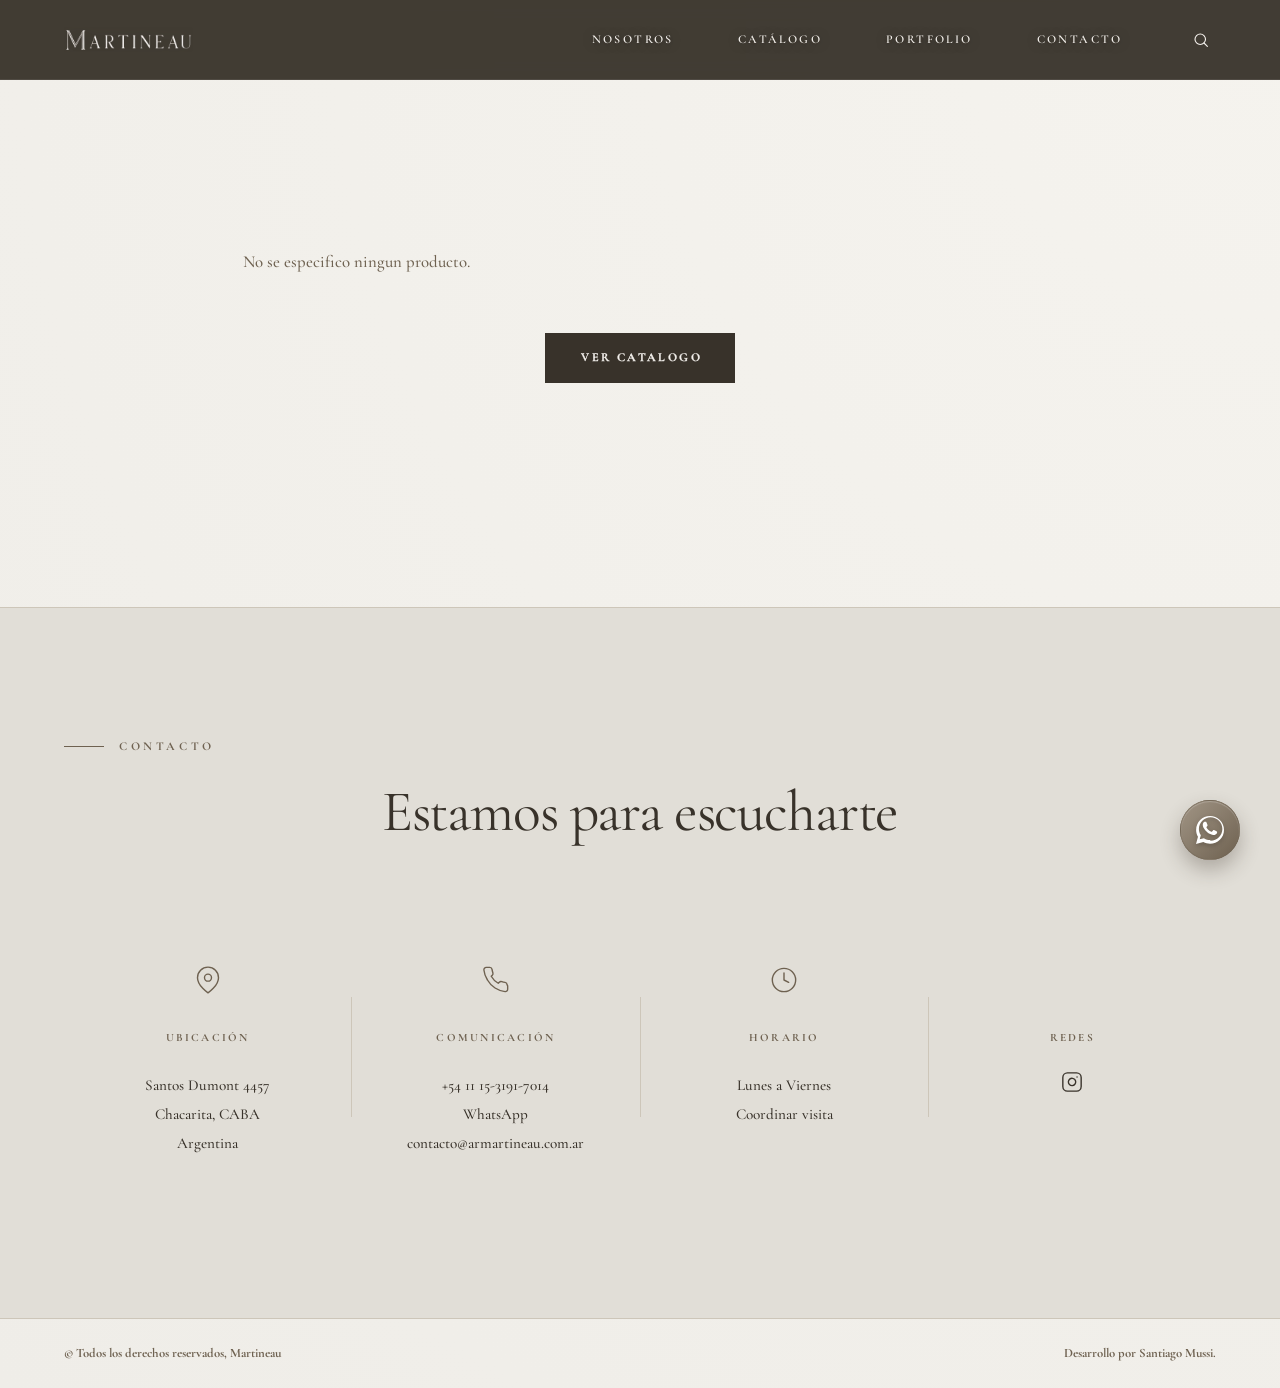
<file: producto.html>
<!DOCTYPE html>
<html lang="es">

<head>
  <meta charset="UTF-8">
  <meta name="viewport" content="width=device-width, initial-scale=1.0">
  <meta name="description" content="Detalle de producto - Martineau.">
  <title>Producto — Martineau</title>

  <!-- Favicon -->
  <link rel="icon" type="image/x-icon" href="/favicon.ico?v=2">
  <link rel="icon" type="image/png" sizes="32x32" href="/assets/favicon-32.png?v=2">
  <link rel="icon" type="image/png" sizes="16x16" href="/assets/favicon-16.png?v=2">
  <link rel="apple-touch-icon" sizes="180x180" href="/assets/apple-touch-icon.png?v=2">

  <link rel="preconnect" href="https://fonts.googleapis.com">
  <link rel="preconnect" href="https://fonts.gstatic.com" crossorigin>
  <link
    href="https://fonts.googleapis.com/css2?family=Cormorant+Garamond:ital,wght@0,300;0,400;0,500;0,600;0,700;1,300;1,400;1,500;1,600;1,700&display=swap"
    rel="stylesheet">
  <link rel="stylesheet" href="styles.css?v=66">
</head>

<body class="page-detail">
  <!-- Header y Navegacion -->
  <header class="site-header" id="header">
    <div class="container header-inner">
      <a href="/" class="logo" aria-label="Martineau - Ir al inicio"><img src="assets/logo-wordmark.webp"
          alt="Martineau" width="680" height="127"></a>
      <nav class="main-nav" aria-label="Navegacion principal">
        <ul class="nav-list">
          <li><a href="nosotros" class="nav-link">Nosotros</a></li>
          <li class="nav-item has-dropdown">
            <a href="catalogo" class="nav-link">Catálogo</a>
            <ul class="nav-dropdown" data-nav-dropdown="producto"></ul>
          </li>
          <li class="nav-item has-dropdown">
            <a href="portfolio" class="nav-link">Portfolio</a>
            <ul class="nav-dropdown" data-nav-dropdown="proyecto"></ul>
          </li>
          <li><a href="#contacto" class="nav-link">Contacto</a></li>
        </ul>
      </nav>
      <button class="nav-toggle" aria-label="Abrir menu de navegacion" aria-expanded="false">
        <span class="hamburger-line"></span>
        <span class="hamburger-line"></span>
        <span class="hamburger-line"></span>
      </button>
    </div>
    <nav class="mobile-nav" aria-label="Navegacion movil" aria-hidden="true">
      <ul class="mobile-nav-list">
        <li><a href="nosotros" class="mobile-nav-link">Nosotros</a></li>
        <li class="mobile-nav-item has-dropdown">
          <div class="mobile-nav-row">
            <a href="catalogo" class="mobile-nav-link">Catálogo</a>
            <button type="button" class="mobile-nav-chevron" aria-label="Ver categorías" aria-expanded="false">
              <svg xmlns="http://www.w3.org/2000/svg" viewBox="0 0 24 24" fill="none" stroke="currentColor" stroke-width="1.5" stroke-linecap="round" stroke-linejoin="round"><polyline points="6 9 12 15 18 9"></polyline></svg>
            </button>
          </div>
          <ul class="mobile-nav-dropdown" data-nav-dropdown="producto"></ul>
        </li>
        <li class="mobile-nav-item has-dropdown">
          <div class="mobile-nav-row">
            <a href="portfolio" class="mobile-nav-link">Portfolio</a>
            <button type="button" class="mobile-nav-chevron" aria-label="Ver categorías de proyectos" aria-expanded="false">
              <svg xmlns="http://www.w3.org/2000/svg" viewBox="0 0 24 24" fill="none" stroke="currentColor" stroke-width="1.5" stroke-linecap="round" stroke-linejoin="round"><polyline points="6 9 12 15 18 9"></polyline></svg>
            </button>
          </div>
          <ul class="mobile-nav-dropdown" data-nav-dropdown="proyecto"></ul>
        </li>
        <li><a href="#contacto" class="mobile-nav-link">Contacto</a></li>
      </ul>
    </nav>
  </header>

  <!-- Product Detail: rellena dinamicamente por JS -->
  <main class="product-detail-page container" id="product-detail-root">
    <!-- Generado por renderProducto() -->
  </main>

  <!-- Sección Contacto -->
  <section class="contact section" id="contacto">
    <div class="container">

      <div class="contact-header reveal">
        <span class="section-label">Contacto</span>
        <h2>Estamos para escucharte</h2>
      </div>

      <div class="contact-blocks reveal">

        <div class="contact-block">
          <span class="contact-block-icon" aria-hidden="true">
            <svg xmlns="http://www.w3.org/2000/svg" viewBox="0 0 24 24" fill="none" stroke="currentColor"
              stroke-width="1.2" stroke-linecap="round" stroke-linejoin="round">
              <path d="M21 10c0 7-9 13-9 13S3 17 3 10a9 9 0 0 1 18 0z" />
              <circle cx="12" cy="10" r="3" />
            </svg>
          </span>
          <h3>Ubicación</h3>
          <p>
            Santos Dumont 4457 <br>
            Chacarita, CABA<br>
            Argentina
          </p>
        </div>

        <div class="contact-block-divider" aria-hidden="true"></div>

        <div class="contact-block">
          <span class="contact-block-icon" aria-hidden="true">
            <svg xmlns="http://www.w3.org/2000/svg" viewBox="0 0 24 24" fill="none" stroke="currentColor"
              stroke-width="1.2" stroke-linecap="round" stroke-linejoin="round">
              <path
                d="M22 16.92v3a2 2 0 0 1-2.18 2 19.79 19.79 0 0 1-8.63-3.07A19.5 19.5 0 0 1 4.69 12 19.79 19.79 0 0 1 1.63 3.4 2 2 0 0 1 3.6 1.22h3a2 2 0 0 1 2 1.72c.127.96.361 1.903.7 2.81a2 2 0 0 1-.45 2.11L7.91 8.78a16 16 0 0 0 6 6l.95-.95a2 2 0 0 1 2.11-.45c.907.339 1.85.573 2.81.7A2 2 0 0 1 21.49 16l.43.92z" />
            </svg>
          </span>
          <h3>Comunicación</h3>
          <p>
            <a href="tel:+541131917014">+54 11 15-3191-7014</a><br>
            <a href="https://wa.me/5491131917014" target="_blank" rel="noopener">WhatsApp</a><br>
            <a href="mailto:info@martineau.studio">contacto@armartineau.com.ar</a>
          </p>
        </div>

        <div class="contact-block-divider" aria-hidden="true"></div>

        <div class="contact-block">
          <span class="contact-block-icon" aria-hidden="true">
            <svg xmlns="http://www.w3.org/2000/svg" viewBox="0 0 24 24" fill="none" stroke="currentColor"
              stroke-width="1.2" stroke-linecap="round" stroke-linejoin="round">
              <circle cx="12" cy="12" r="10" />
              <polyline points="12 6 12 12 16 14" />
            </svg>
          </span>
          <h3>Horario</h3>
          <p>
            Lunes a Viernes<br>
            Coordinar visita
          </p>
        </div>

        <div class="contact-block-divider" aria-hidden="true"></div>

        <div class="contact-block">
          <span class="contact-block-icon" aria-hidden="true"></span>
          <h3>Redes</h3>
          <div class="contact-social">
            <a href="https://www.instagram.com/armartineau/" class="social-link" aria-label="Instagram" target="_blank"
              rel="noopener">
              <svg xmlns="http://www.w3.org/2000/svg" viewBox="0 0 24 24" fill="none" stroke="currentColor"
                stroke-width="1.5" stroke-linecap="round" stroke-linejoin="round" width="22" height="22">
                <rect x="2" y="2" width="20" height="20" rx="5" ry="5" />
                <path d="M16 11.37A4 4 0 1 1 12.63 8 4 4 0 0 1 16 11.37z" />
                <line x1="17.5" y1="6.5" x2="17.51" y2="6.5" />
              </svg>
            </a>
          </div>
        </div>

      </div>
    </div>
  </section>

  <!-- Footer -->
  <footer class="site-footer">
    <div class="container footer-inner">
      <p class="footer-copy">&copy; Todos los derechos reservados, Martineau</p>
      <p class="footer-credit">Desarrollo por Santiago Mussi.</p>
    </div>
  </footer>

  <!-- WhatsApp -->
  <a href="https://wa.me/5491131917014" class="whatsapp-float" target="_blank" rel="noopener noreferrer"
    aria-label="Contactar por WhatsApp">
    <div class="whatsapp-pulse"></div>
    <div class="whatsapp-icon-wrapper">
      <svg class="whatsapp-icon" xmlns="http://www.w3.org/2000/svg" viewBox="0 0 448 512">
        <path fill="currentColor"
          d="M380.9 97.1C339 55.1 283.2 32 223.9 32c-122.4 0-222 99.6-222 222 0 39.1 10.2 77.3 29.6 111L0 480l117.7-30.9c32.4 17.7 68.9 27 106.1 27h.1c122.3 0 224.1-99.6 224.1-222 0-59.3-25.2-115-67.1-157zM223.9 414.8c-32 0-63.1-8.4-90.6-24.3l-6.5-3.8-67.4 17.7 18-65.7-4.2-6.7c-17.5-27.9-26.7-60.2-26.7-93.1 0-103.5 84.3-187.8 187.9-187.8 50.1 0 97.2 19.5 132.6 55 35.4 35.4 55 82.5 55 132.7 0 103.5-84.3 187.8-187.9 187.8zm102.7-140.2c-5.6-2.8-33.4-16.5-38.6-18.4-5.2-1.9-9-2.8-12.8 2.8-3.8 5.6-14.7 18.4-18 22.1-3.3 3.8-6.6 4.2-12.2 1.4-5.6-2.8-23.8-8.8-45.3-27.9-16.7-14.9-28-33.3-31.3-38.9-3.3-5.6-.4-8.6 2.4-11.4 2.5-2.5 5.6-6.6 8.4-9.9 2.8-3.3 3.8-5.6 5.6-9.4 1.9-3.8.9-7.1-.4-9.9-1.4-2.8-12.8-30.9-17.5-42.3-4.6-11.1-9.3-9.6-12.8-9.8-3.3-.2-7.1-.2-10.9-.2-3.8 0-9.9 1.4-15.2 7.1-5.2 5.6-20 19.5-20 47.4 0 27.9 20.4 55 23.3 58.8 2.8 3.8 40 61.1 96.9 85.6 13.5 5.8 24.1 9.3 32.3 11.9 13.6 4.3 26 3.7 35.8 2.2 11-1.7 33.4-13.6 38.1-26.8 4.7-13.2 4.7-24.5 3.3-26.8-1.4-2.3-5.2-3.8-10.8-6.6z" />
      </svg>
    </div>
    <span class="whatsapp-text">Hablemos!</span>
  </a>

  <!-- Store compartido -->
  <script src="store.js?v=8"></script>
  <script>

    document.addEventListener('DOMContentLoaded', async () => {
      await Store.init();
      renderProducto();
      renderNavCategorias();
    });

    function renderProducto() {
      const root = document.getElementById('product-detail-root');
      const params = new URLSearchParams(window.location.search);
      const id = params.get('id');

      if (!id) { root.innerHTML = notFound('No se especifico ningun producto.'); return; }

      const producto = Store.getProductoById(id);
      if (!producto) { root.innerHTML = notFound('Producto no encontrado.'); return; }

      document.title = producto.titulo + ' - Martineau';

      const categoriaUrl = params.get('categoria');
      const linkCatalogo = categoriaUrl ? 'catalogo?categoria=' + encodeURIComponent(categoriaUrl) : 'catalogo';

      const imagenes = [producto.imagen];
      if (producto.imagenes && producto.imagenes.length > 0) {
        imagenes.push(...producto.imagenes);
      }

      const thumbsHTML = imagenes.map((src, i) =>
        '<div class="gallery-thumb ' + (i === 0 ? 'active' : '') + '" data-src="' + escapeHtml(src) + '">' +
        '<img src="' + escapeHtml(src) + '" alt="Vista ' + (i + 1) + '" loading="lazy" decoding="async"></div>'
      ).join('');

      const specsHTML = (producto.specs || []).map(s =>
        '<div class="spec-item"><span class="spec-label">' + escapeHtml(s.label) + '</span><span class="spec-value">' + escapeHtml(s.value) + '</span></div>'
      ).join('');

      const mensajeWhatsapp = encodeURIComponent('Hola! Quería consultar por "' + producto.titulo + '".');
      const linkWhatsapp = 'https://wa.me/5491131917014?text=' + mensajeWhatsapp;

      root.innerHTML =
        '<div class="back-link-wrapper reveal">' +
        '<a href="' + escapeHtml(linkCatalogo) + '" class="back-link">' +
        '<svg xmlns="http://www.w3.org/2000/svg" viewBox="0 0 24 24" fill="none" stroke="currentColor" stroke-width="2" stroke-linecap="round" stroke-linejoin="round">' +
        '<line x1="19" y1="12" x2="5" y2="12"></line><polyline points="12 19 5 12 12 5"></polyline>' +
        '</svg> Volver al Catalogo' +
        '</a>' +
        '</div>' +
        '<div class="product-detail-grid">' +
        '<div class="product-gallery reveal">' +
        '<div class="gallery-main"><img src="' + escapeHtml(imagenes[0]) + '" alt="' + escapeHtml(producto.titulo) + '" id="main-product-image"></div>' +
        '<div class="gallery-thumbnails">' + thumbsHTML + '</div>' +
        '</div>' +
        '<div class="product-info reveal">' +
        '<span class="product-info-category">' + capitalizar(escapeHtml(producto.categoria)) + '</span>' +
        '<h1 class="product-info-title">' + escapeHtml(producto.titulo) + '</h1>' +
        '<p class="product-info-desc">' + escapeHtml(producto.descripcion) + '</p>' +
        (specsHTML ? '<div class="product-specs">' + specsHTML + '</div>' : '') +
        '<div class="product-actions"><a href="' + linkWhatsapp + '" class="btn" target="_blank" rel="noopener">Solicitar Cotización</a></div>' +
        '</div>' +
        '</div>';

      document.querySelectorAll('.gallery-thumb').forEach(thumb => {
        thumb.addEventListener('click', function () {
          document.querySelectorAll('.gallery-thumb').forEach(t => t.classList.remove('active'));
          this.classList.add('active');
          document.getElementById('main-product-image').src = this.dataset.src;
        });
      });

      // Reinicializar animaciones
      if (window.initScrollReveal) window.initScrollReveal();
    }

    function capitalizar(str) {
      return str ? str.charAt(0).toUpperCase() + str.slice(1) : '';
    }

    function notFound(msg) {
      return '<div style="text-align:center;padding:8rem 2rem"><p style="color:var(--color-text-muted)">' + msg + '</p>' +
        '<a href="catalogo" class="btn" style="margin-top:2rem;display:inline-block">Ver catalogo</a></div>';
    }
  </script>
  <script src="buscador.js?v=2"></script>
  <script src="script.js?v=23"></script>
</body>

</html>
</file>
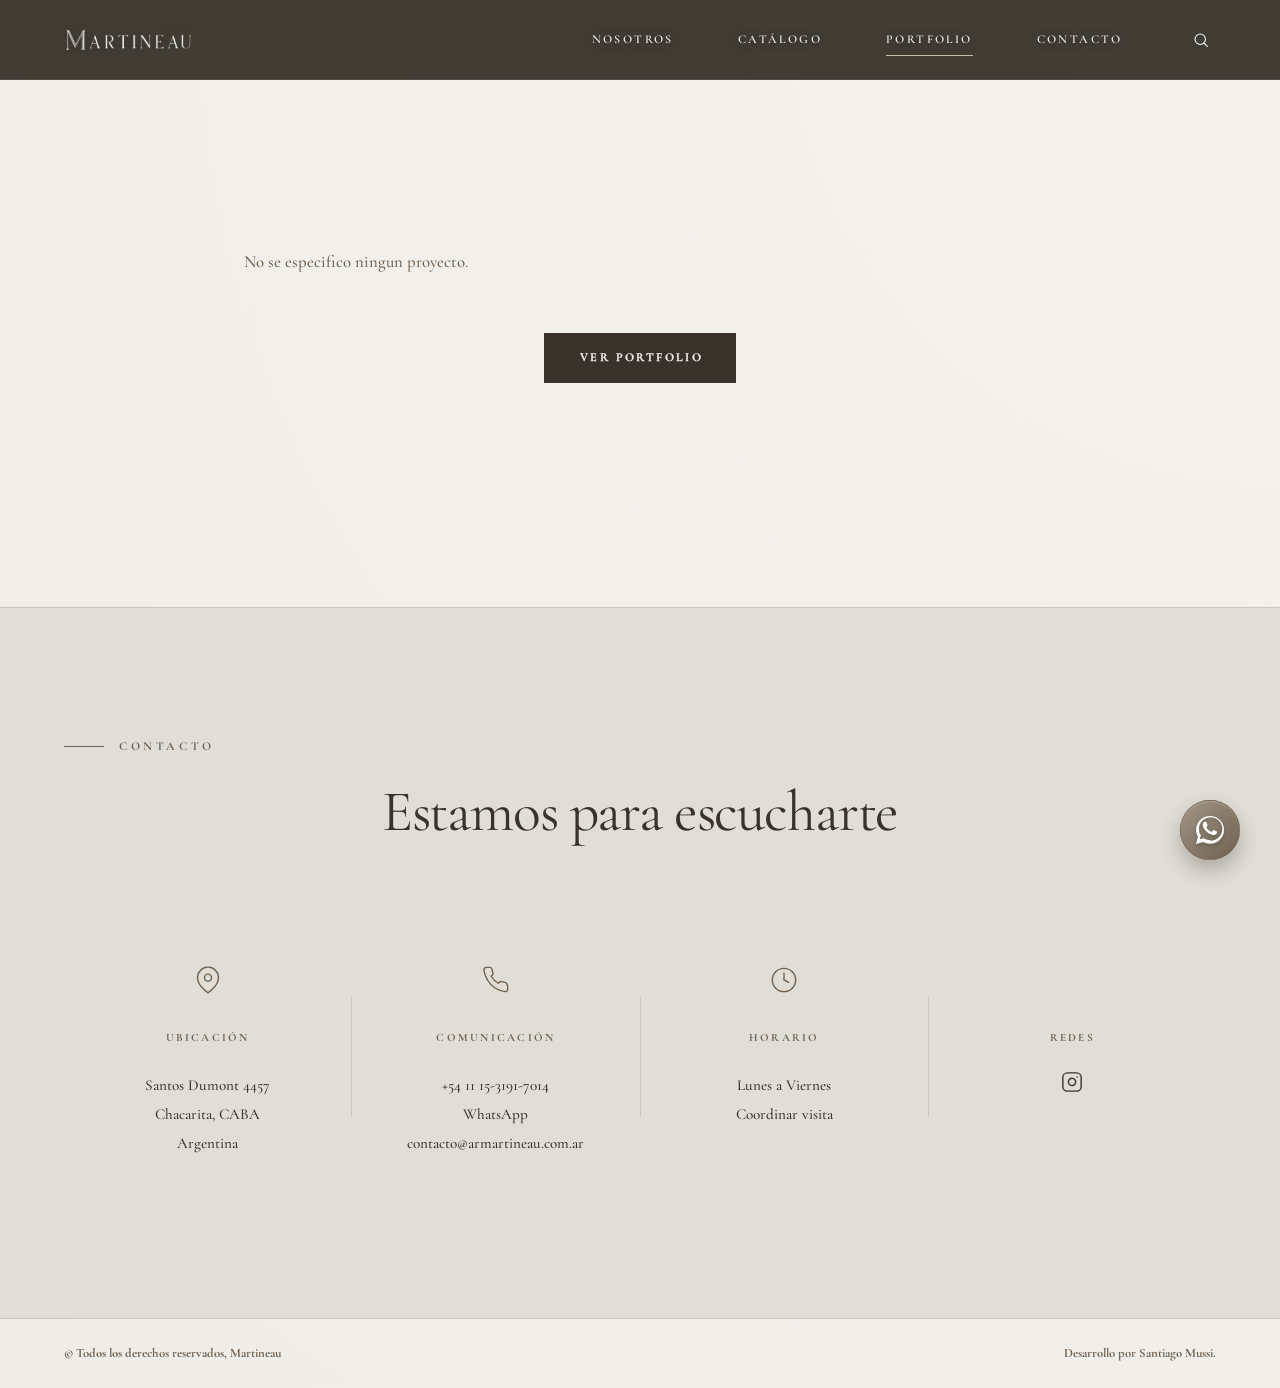
<file: proyecto.html>
<!DOCTYPE html>
<html lang="es">

<head>
  <meta charset="UTF-8">
  <meta name="viewport" content="width=device-width, initial-scale=1.0">
  <meta name="description" content="Detalle de proyecto - Martineau.">
  <title>Proyecto — Martineau</title>

  <!-- Favicon -->
  <link rel="icon" type="image/x-icon" href="/favicon.ico?v=2">
  <link rel="icon" type="image/png" sizes="32x32" href="/assets/favicon-32.png?v=2">
  <link rel="icon" type="image/png" sizes="16x16" href="/assets/favicon-16.png?v=2">
  <link rel="apple-touch-icon" sizes="180x180" href="/assets/apple-touch-icon.png?v=2">

  <link rel="preconnect" href="https://fonts.googleapis.com">
  <link rel="preconnect" href="https://fonts.gstatic.com" crossorigin>
  <link
    href="https://fonts.googleapis.com/css2?family=Cormorant+Garamond:ital,wght@0,300;0,400;0,500;0,600;0,700;1,300;1,400;1,500;1,600;1,700&display=swap"
    rel="stylesheet">
  <link rel="stylesheet" href="styles.css?v=66">
</head>

<body class="page-detail">

  <!-- Header -->
  <header class="site-header" id="header">
    <div class="container header-inner">
      <a href="/" class="logo" aria-label="Martineau - Ir al inicio"><img src="assets/logo-wordmark.webp"
          alt="Martineau" width="680" height="127"></a>
      <nav class="main-nav" aria-label="Navegacion principal">
        <ul class="nav-list">
          <li><a href="nosotros" class="nav-link">Nosotros</a></li>
          <li class="nav-item has-dropdown">
            <a href="catalogo" class="nav-link">Catálogo</a>
            <ul class="nav-dropdown" data-nav-dropdown="producto"></ul>
          </li>
          <li class="nav-item has-dropdown">
            <a href="portfolio" class="nav-link active">Portfolio</a>
            <ul class="nav-dropdown" data-nav-dropdown="proyecto"></ul>
          </li>
          <li><a href="#contacto" class="nav-link">Contacto</a></li>
        </ul>
      </nav>
      <button class="nav-toggle" aria-label="Abrir menu de navegacion" aria-expanded="false">
        <span class="hamburger-line"></span>
        <span class="hamburger-line"></span>
        <span class="hamburger-line"></span>
      </button>
    </div>
    <nav class="mobile-nav" aria-label="Navegacion movil" aria-hidden="true">
      <ul class="mobile-nav-list">
        <li><a href="nosotros" class="mobile-nav-link">Nosotros</a></li>
        <li class="mobile-nav-item has-dropdown">
          <div class="mobile-nav-row">
            <a href="catalogo" class="mobile-nav-link">Catálogo</a>
            <button type="button" class="mobile-nav-chevron" aria-label="Ver categorías" aria-expanded="false">
              <svg xmlns="http://www.w3.org/2000/svg" viewBox="0 0 24 24" fill="none" stroke="currentColor" stroke-width="1.5" stroke-linecap="round" stroke-linejoin="round"><polyline points="6 9 12 15 18 9"></polyline></svg>
            </button>
          </div>
          <ul class="mobile-nav-dropdown" data-nav-dropdown="producto"></ul>
        </li>
        <li class="mobile-nav-item has-dropdown">
          <div class="mobile-nav-row">
            <a href="portfolio" class="mobile-nav-link">Portfolio</a>
            <button type="button" class="mobile-nav-chevron" aria-label="Ver categorías de proyectos" aria-expanded="false">
              <svg xmlns="http://www.w3.org/2000/svg" viewBox="0 0 24 24" fill="none" stroke="currentColor" stroke-width="1.5" stroke-linecap="round" stroke-linejoin="round"><polyline points="6 9 12 15 18 9"></polyline></svg>
            </button>
          </div>
          <ul class="mobile-nav-dropdown" data-nav-dropdown="proyecto"></ul>
        </li>
        <li><a href="#contacto" class="mobile-nav-link">Contacto</a></li>
      </ul>
    </nav>
  </header>

  <!-- Detalle del proyecto: rellena dinamicamente por JS -->
  <main class="product-detail-page container" id="proyecto-detail-root">
    <!-- Generado por renderProyecto() -->
  </main>

  <!-- Sección Contacto -->
  <section class="contact section" id="contacto">
    <div class="container">

      <div class="contact-header reveal">
        <span class="section-label">Contacto</span>
        <h2>Estamos para escucharte</h2>
      </div>

      <div class="contact-blocks reveal">

        <div class="contact-block">
          <span class="contact-block-icon" aria-hidden="true">
            <svg xmlns="http://www.w3.org/2000/svg" viewBox="0 0 24 24" fill="none" stroke="currentColor"
              stroke-width="1.2" stroke-linecap="round" stroke-linejoin="round">
              <path d="M21 10c0 7-9 13-9 13S3 17 3 10a9 9 0 0 1 18 0z" />
              <circle cx="12" cy="10" r="3" />
            </svg>
          </span>
          <h3>Ubicación</h3>
          <p>
            Santos Dumont 4457 <br>
            Chacarita, CABA<br>
            Argentina
          </p>
        </div>

        <div class="contact-block-divider" aria-hidden="true"></div>

        <div class="contact-block">
          <span class="contact-block-icon" aria-hidden="true">
            <svg xmlns="http://www.w3.org/2000/svg" viewBox="0 0 24 24" fill="none" stroke="currentColor"
              stroke-width="1.2" stroke-linecap="round" stroke-linejoin="round">
              <path
                d="M22 16.92v3a2 2 0 0 1-2.18 2 19.79 19.79 0 0 1-8.63-3.07A19.5 19.5 0 0 1 4.69 12 19.79 19.79 0 0 1 1.63 3.4 2 2 0 0 1 3.6 1.22h3a2 2 0 0 1 2 1.72c.127.96.361 1.903.7 2.81a2 2 0 0 1-.45 2.11L7.91 8.78a16 16 0 0 0 6 6l.95-.95a2 2 0 0 1 2.11-.45c.907.339 1.85.573 2.81.7A2 2 0 0 1 21.49 16l.43.92z" />
            </svg>
          </span>
          <h3>Comunicación</h3>
          <p>
            <a href="tel:+541131917014">+54 11 15-3191-7014</a><br>
            <a href="https://wa.me/5491131917014" target="_blank" rel="noopener">WhatsApp</a><br>
            <a href="mailto:info@martineau.studio">contacto@armartineau.com.ar</a>
          </p>
        </div>

        <div class="contact-block-divider" aria-hidden="true"></div>

        <div class="contact-block">
          <span class="contact-block-icon" aria-hidden="true">
            <svg xmlns="http://www.w3.org/2000/svg" viewBox="0 0 24 24" fill="none" stroke="currentColor"
              stroke-width="1.2" stroke-linecap="round" stroke-linejoin="round">
              <circle cx="12" cy="12" r="10" />
              <polyline points="12 6 12 12 16 14" />
            </svg>
          </span>
          <h3>Horario</h3>
          <p>
            Lunes a Viernes<br>
            Coordinar visita
          </p>
        </div>

        <div class="contact-block-divider" aria-hidden="true"></div>

        <div class="contact-block">
          <span class="contact-block-icon" aria-hidden="true"></span>
          <h3>Redes</h3>
          <div class="contact-social">
            <a href="https://www.instagram.com/armartineau/" class="social-link" aria-label="Instagram" target="_blank"
              rel="noopener">
              <svg xmlns="http://www.w3.org/2000/svg" viewBox="0 0 24 24" fill="none" stroke="currentColor"
                stroke-width="1.5" stroke-linecap="round" stroke-linejoin="round" width="22" height="22">
                <rect x="2" y="2" width="20" height="20" rx="5" ry="5" />
                <path d="M16 11.37A4 4 0 1 1 12.63 8 4 4 0 0 1 16 11.37z" />
                <line x1="17.5" y1="6.5" x2="17.51" y2="6.5" />
              </svg>
            </a>
          </div>
        </div>

      </div>
    </div>
  </section>

  <!-- Footer -->
  <footer class="site-footer">
    <div class="container footer-inner">
      <p class="footer-copy">&copy; Todos los derechos reservados, Martineau</p>
      <p class="footer-credit">Desarrollo por Santiago Mussi.</p>
    </div>
  </footer>

  <!-- WhatsApp -->
  <a href="https://wa.me/5491131917014" class="whatsapp-float" target="_blank" rel="noopener noreferrer"
    aria-label="Contactar por WhatsApp">
    <div class="whatsapp-pulse"></div>
    <div class="whatsapp-icon-wrapper">
      <svg class="whatsapp-icon" xmlns="http://www.w3.org/2000/svg" viewBox="0 0 448 512">
        <path fill="currentColor"
          d="M380.9 97.1C339 55.1 283.2 32 223.9 32c-122.4 0-222 99.6-222 222 0 39.1 10.2 77.3 29.6 111L0 480l117.7-30.9c32.4 17.7 68.9 27 106.1 27h.1c122.3 0 224.1-99.6 224.1-222 0-59.3-25.2-115-67.1-157zM223.9 414.8c-32 0-63.1-8.4-90.6-24.3l-6.5-3.8-67.4 17.7 18-65.7-4.2-6.7c-17.5-27.9-26.7-60.2-26.7-93.1 0-103.5 84.3-187.8 187.9-187.8 50.1 0 97.2 19.5 132.6 55 35.4 35.4 55 82.5 55 132.7 0 103.5-84.3 187.8-187.9 187.8zm102.7-140.2c-5.6-2.8-33.4-16.5-38.6-18.4-5.2-1.9-9-2.8-12.8 2.8-3.8 5.6-14.7 18.4-18 22.1-3.3 3.8-6.6 4.2-12.2 1.4-5.6-2.8-23.8-8.8-45.3-27.9-16.7-14.9-28-33.3-31.3-38.9-3.3-5.6-.4-8.6 2.4-11.4 2.5-2.5 5.6-6.6 8.4-9.9 2.8-3.3 3.8-5.6 5.6-9.4 1.9-3.8.9-7.1-.4-9.9-1.4-2.8-12.8-30.9-17.5-42.3-4.6-11.1-9.3-9.6-12.8-9.8-3.3-.2-7.1-.2-10.9-.2-3.8 0-9.9 1.4-15.2 7.1-5.2 5.6-20 19.5-20 47.4 0 27.9 20.4 55 23.3 58.8 2.8 3.8 40 61.1 96.9 85.6 13.5 5.8 24.1 9.3 32.3 11.9 13.6 4.3 26 3.7 35.8 2.2 11-1.7 33.4-13.6 38.1-26.8 4.7-13.2 4.7-24.5 3.3-26.8-1.4-2.3-5.2-3.8-10.8-6.6z" />
      </svg>
    </div>
    <span class="whatsapp-text">Hablemos!</span>
  </a>

  <!-- Store compartido (capa de datos / simulacion) -->
  <script src="store.js?v=8"></script>

  <script>

    document.addEventListener('DOMContentLoaded', async () => {
      await Store.init();
      renderProyecto();
      renderNavCategorias();
    });

    function renderProyecto() {
      const root = document.getElementById('proyecto-detail-root');
      const params = new URLSearchParams(window.location.search);
      const id = params.get('id');

      if (!id) { root.innerHTML = notFound('No se especifico ningun proyecto.'); return; }

      const proyecto = Store.getProyectoById(id);
      if (!proyecto) { root.innerHTML = notFound('Proyecto no encontrado.'); return; }

      document.title = proyecto.titulo + ' — Martineau';

      const imagenes = [proyecto.imagen];
      if (proyecto.imagenes && proyecto.imagenes.length > 0) {
        imagenes.push(...proyecto.imagenes);
      }

      const thumbsHTML = imagenes.map((src, i) =>
        '<div class="gallery-thumb ' + (i === 0 ? 'active' : '') + '" data-src="' + escapeHtml(src) + '">' +
        '<img src="' + escapeHtml(src) + '" alt="Vista ' + (i + 1) + '" loading="lazy" decoding="async"></div>'
      ).join('');

      const specsHTML = (proyecto.specs || []).map(s =>
        '<div class="spec-item"><span class="spec-label">' + escapeHtml(s.label) + '</span><span class="spec-value">' + escapeHtml(s.value) + '</span></div>'
      ).join('');

      const categoriaUrl = new URLSearchParams(window.location.search).get('categoria');
      const linkPortfolio = categoriaUrl ? 'portfolio?categoria=' + encodeURIComponent(categoriaUrl) : 'portfolio';

      const mensajeWhatsapp = encodeURIComponent('Hola! Quería consultar por el proyecto "' + proyecto.titulo + '".');
      const linkWhatsapp = 'https://wa.me/5491131917014?text=' + mensajeWhatsapp;

      root.innerHTML =
        '<div class="back-link-wrapper reveal">' +
        '<a href="' + linkPortfolio + '" class="back-link">' +
        '<svg xmlns="http://www.w3.org/2000/svg" viewBox="0 0 24 24" fill="none" stroke="currentColor" stroke-width="2" stroke-linecap="round" stroke-linejoin="round">' +
        '<line x1="19" y1="12" x2="5" y2="12"></line><polyline points="12 19 5 12 12 5"></polyline>' +
        '</svg> Volver al Portfolio' +
        '</a>' +
        '</div>' +
        '<div class="product-detail-grid">' +
        '<div class="product-gallery reveal">' +
        '<div class="gallery-main"><img src="' + escapeHtml(imagenes[0]) + '" alt="' + escapeHtml(proyecto.titulo) + '" id="main-proyecto-image"></div>' +
        '<div class="gallery-thumbnails">' + thumbsHTML + '</div>' +
        '</div>' +
        '<div class="product-info reveal">' +
        '<span class="product-info-category">' + capitalizar(escapeHtml(proyecto.categoria)) + ' — ' + escapeHtml(proyecto.anio || '') + '</span>' +
        '<h1 class="product-info-title">' + escapeHtml(proyecto.titulo) + '</h1>' +
        '<p class="product-info-desc">' + escapeHtml(proyecto.descripcion || '') + '</p>' +
        (specsHTML ? '<div class="product-specs">' + specsHTML + '</div>' : '') +
        '<div class="product-actions"><a href="' + linkWhatsapp + '" class="btn" target="_blank" rel="noopener">Consultar por este proyecto</a></div>' +
        '</div>' +
        '</div>';

      document.querySelectorAll('.gallery-thumb').forEach(thumb => {
        thumb.addEventListener('click', function () {
          document.querySelectorAll('.gallery-thumb').forEach(t => t.classList.remove('active'));
          this.classList.add('active');
          document.getElementById('main-proyecto-image').src = this.dataset.src;
        });
      });

      // Reinicializar animaciones
      if (window.initScrollReveal) window.initScrollReveal();
    }

    function capitalizar(str) {
      return str ? str.charAt(0).toUpperCase() + str.slice(1) : '';
    }

    function notFound(msg) {
      return '<div style="text-align:center;padding:8rem 2rem"><p style="color:var(--color-text-muted)">' + msg + '</p>' +
        '<a href="portfolio" class="btn" style="margin-top:2rem;display:inline-block">Ver portfolio</a></div>';
    }
  </script>

  <script src="buscador.js?v=2"></script>
  <script src="script.js?v=23"></script>
</body>

</html>
</file>
<file: styles.css>
:root {
  --dusty-taupe: #897B6B;
  --khaki-beige: #B8B0A3;
  --dust-grey: #E1DED7;
  --stone-brown: #6E6150;
  --dusty-taupe-2: #A19585;

  --color-bg: #EFEDE8;
  --color-bg-alt: var(--dust-grey);
  --color-text: #38322A;
  --color-text-muted: var(--stone-brown);
  --color-text-light: var(--dusty-taupe);
  --color-accent: var(--stone-brown);
  --color-accent-dark: #574B3C;
  --color-border: #CDC6B9;
  --color-white: #FFFFFF;
  --color-black: #2A241D;
  --color-overlay: rgba(42, 36, 29, 0.6);

  --ink-on-dark: #F4F1ED;
  --ink-on-dark-muted: #C9BCA9;

  --grad-accent: linear-gradient(135deg, var(--dusty-taupe-2) 0%, var(--stone-brown) 100%);
  --grad-dark: radial-gradient(circle at top right, #F5F3EE 0%, var(--color-bg) 100%);

  --font-sans: 'Cormorant Garamond', 'Didot', 'Bodoni MT', 'Playfair Display', Georgia, 'Times New Roman', serif;
  --font-serif: 'Cormorant Garamond', 'Didot', 'Bodoni MT', 'Playfair Display', Georgia, 'Times New Roman', serif;

  --ease-smooth: cubic-bezier(0.77, 0, 0.175, 1);
  --ease-out: cubic-bezier(0.215, 0.61, 0.355, 1);
  --ease-spring: cubic-bezier(0.175, 0.885, 0.32, 1.275);
}

*, *::before, *::after {
  box-sizing: border-box;
  margin: 0;
  padding: 0;
}

html {
  scroll-behavior: smooth;
  font-size: 16px;
}

body {
  font-family: var(--font-sans);
  font-weight: 500;
  background: var(--color-bg);
  background-image: var(--grad-dark);
  color: var(--color-text);
  line-height: 1.7;
  overflow-x: hidden;
  -webkit-font-smoothing: antialiased;
  -moz-osx-font-smoothing: grayscale;
}

::selection {
  background-color: var(--color-accent);
  color: var(--color-black);
}

::-webkit-scrollbar {
  width: 6px;
}
::-webkit-scrollbar-track {
  background: var(--color-bg);
}
::-webkit-scrollbar-thumb {
  background: var(--color-border);
  border-radius: 3px;
}
::-webkit-scrollbar-thumb:hover {
  background: var(--color-accent);
}

h1, h2, h3, h4, h5, h6 {
  margin-bottom: 1rem;
}

h1 {
  font-family: var(--font-serif);
  font-weight: 400;
  font-size: clamp(3rem, 6vw, 5.5rem);
  letter-spacing: -0.03em;
  line-height: 1.05;
}

h2 {
  font-family: var(--font-serif);
  font-weight: 400;
  font-size: clamp(2.5rem, 4.5vw, 4rem);
  letter-spacing: -0.02em;
  line-height: 1.1;
}

h3 {
  font-family: var(--font-sans);
  font-weight: 500;
  font-size: 1.25rem;
  letter-spacing: 0.1em;
  text-transform: uppercase;
}

p {
  max-width: 65ch;
  margin-bottom: 1.5rem;
  color: var(--color-accent-dark);
  font-size: 1.05rem;
}

p:last-child {
  margin-bottom: 0;
}

.section-label {
  font-family: var(--font-sans);
  font-size: 0.75rem;
  text-transform: uppercase;
  letter-spacing: 0.3em;
  color: var(--color-accent);
  display: flex;
  align-items: center;
  margin-bottom: 1.5rem;
}

.section-label::before {
  content: '';
  display: inline-block;
  width: 40px;
  height: 1px;
  background-color: var(--color-accent);
  margin-right: 15px;
}

.loader-wrapper {
  --lw: clamp(118px, 34vw, 250px);
  --lh: calc(var(--lw) * 375 / 280);
  --inset: clamp(12px, 2.4vw, 30px);
  --ink: #F4EFEA;

  position: fixed;
  inset: 0;
  width: 100vw;
  height: 100vh;
  height: 100dvh;
  overflow: hidden;
  z-index: 10000;
  display: flex;
  flex-direction: column;
  justify-content: center;
  align-items: center;
  transition: visibility 0s linear 1.35s;
}

.loader-wrapper.hidden {
  visibility: hidden;
  pointer-events: none;
}

.loader-panel {
  position: absolute;
  top: 0;
  bottom: 0;
  width: calc(50% + 1px);
  background-color: #A99F94;
  background-image:
    radial-gradient(ellipse 60% 55% at 50% 45%, rgba(255, 255, 255, 0.11) 0%, transparent 70%),
    radial-gradient(ellipse 80% 80% at 50% 50%, transparent 55%, rgba(62, 52, 40, 0.3) 100%);
  background-size: 100vw 100%;
  background-repeat: no-repeat;
  transition: transform 1.05s var(--ease-smooth) 0.3s;
}

.loader-panel-l { left: 0; background-position: left top; }
.loader-panel-r { right: 0; background-position: right top; }
.loader-panel-r::before { left: 2px; }

.loader-panel::before {
  content: '';
  position: absolute;
  inset: 0;
  opacity: 0.16;
  background-image: url("data:image/svg+xml,%3Csvg xmlns='http://www.w3.org/2000/svg' width='220' height='220'%3E%3Cfilter id='n'%3E%3CfeTurbulence type='fractalNoise' baseFrequency='.8' numOctaves='3' stitchTiles='stitch'/%3E%3CfeColorMatrix values='0 0 0 0 .2 0 0 0 0 .16 0 0 0 0 .12 0 0 0 .9 0'/%3E%3C/filter%3E%3Crect width='100%25' height='100%25' filter='url(%23n)'/%3E%3C/svg%3E");
}

.loader-panel-r::after {
  content: '';
  position: absolute;
  top: 0;
  bottom: 0;
  left: 0;
  width: 1px;
  background: rgba(244, 239, 234, 0.5);
  opacity: 0;
  transition: opacity 0.3s ease 0.3s;
}

.loader-wrapper.hidden .loader-panel-l { transform: translateX(-101%); }
.loader-wrapper.hidden .loader-panel-r { transform: translateX(101%); }
.loader-wrapper.hidden .loader-panel-r::after { opacity: 1; }

.loader-frame {
  position: absolute;
  inset: var(--inset);
  width: calc(100% - 2 * var(--inset));
  height: calc(100% - 2 * var(--inset));
  overflow: visible;
  fill: none;
  stroke: rgba(244, 239, 234, 0.32);
  stroke-width: 1;
}

.loader-frame .lg-line {
  animation-duration: 1.6s;
  animation-delay: 0.1s;
}

.loader-relief {
  position: absolute;
  inset: 0;
  width: 100%;
  height: 100%;
  fill: none;
  stroke: var(--ink);
  stroke-linecap: round;
  clip-path: inset(var(--inset) round 26px);
  -webkit-mask-image: linear-gradient(to bottom, transparent 0, #000 95px, #000 calc(100% - 95px), transparent 100%);
  mask-image: linear-gradient(to bottom, transparent 0, #000 95px, #000 calc(100% - 95px), transparent 100%);
  filter: drop-shadow(0 1px 0 rgba(62, 52, 40, 0.28));
}

.loader-relief path:not(.rl-fill) {
  stroke-dasharray: 1;
  stroke-dashoffset: 1;
  animation: lgDraw 1.7s cubic-bezier(0.3, 0.6, 0.25, 1) both;
}

.loader-relief .rl-fill {
  stroke: none;
  opacity: 0;
  animation: lgFade 1.2s var(--ease-out) both;
}

.loader-relief.sin-anim path {
  animation: none;
  stroke-dashoffset: 0;
  opacity: 1;
}

.loader-meta {
  position: absolute;
  inset: calc(var(--inset) + clamp(14px, 2.2vw, 26px)) calc(var(--inset) + clamp(18px, 3vw, 40px));
  pointer-events: none;
}

.lm {
  font-family: var(--font-serif);
  font-size: 12px;
  font-weight: 600;
  letter-spacing: 0.32em;
  text-transform: uppercase;
  line-height: 1;
  color: rgba(244, 239, 234, 0.82);
  white-space: nowrap;
  opacity: 0;
  animation: lgMeta 0.8s var(--ease-out) both;
}

.lm-tl { position: absolute; top: 0; left: 0; animation-delay: 0.6s; }
.lm-tr { position: absolute; top: 0; right: 0; animation-delay: 0.75s; }
.lm-bl { animation-delay: 0.9s; }
.lm-br { animation-delay: 1.05s; }

.lm-bottom {
  position: absolute;
  left: 0;
  right: 0;
  bottom: 0;
  display: flex;
  align-items: center;
  gap: clamp(14px, 2.5vw, 32px);
}

.lm-progress {
  flex: 1;
  min-width: 40px;
  height: 1px;
  background: rgba(244, 239, 234, 0.2);
  overflow: hidden;
}

.lm-progress i {
  display: block;
  height: 100%;
  background: var(--ink);
  transform: scaleX(0);
  transform-origin: left center;
  animation: lgProgress 2.6s cubic-bezier(0.6, 0, 0.3, 1) 0.3s both;
}

.loader-frame,
.loader-relief,
.loader-meta {
  transition: opacity 0.4s var(--ease-out);
}

.loader-wrapper.hidden .loader-frame,
.loader-wrapper.hidden .loader-relief,
.loader-wrapper.hidden .loader-meta {
  opacity: 0;
}

.loader-wrapper.hidden .loader-mark {
  animation: none;
  opacity: 0;
  transform: scale(1.06);
}

.loader-mark {
  position: relative;
  animation: lgBreath 4.5s ease-in-out 3.6s infinite;
  transition: transform 0.6s var(--ease-out), opacity 0.45s var(--ease-out);
}

@media (max-width: 640px) {
  .lm { font-size: 10px; letter-spacing: 0.24em; }
  .lm-tr,
  .lm-br { display: none; }
}

.loader-logo {
  display: block;
  width: var(--lw);
  height: auto;
  overflow: visible;
  filter: drop-shadow(0 0 30px rgba(244, 239, 234, 0.18));
}

.lg-line {
  stroke-dasharray: 1;
  stroke-dashoffset: 1;
  animation: lgDraw 1s var(--ease-out) both;
}

.lg-frame-o { animation-duration: 0.75s; animation-delay: 0.15s; }
.lg-frame-i { animation-duration: 0.75s; animation-delay: 0.35s; }

.lg-talla {
  transform: translateX(-100px);
  animation: lgTalla 1.35s cubic-bezier(0.55, 0, 0.3, 1) 0.85s both;
}

.lg-m-sombra {
  opacity: 0;
  animation: lgFade 0.7s var(--ease-out) 1.95s both;
}

.lg-cap {
  font-family: var(--font-serif);
  font-weight: 500;
  opacity: 0;
  animation: lgFade 0.5s var(--ease-out) both;
}

.lg-cap-name { font-size: 15px; letter-spacing: 0.3em; animation-delay: 1.95s; }
.lg-cap-year { font-size: 13px; letter-spacing: 0.44em; animation-delay: 2.1s; }

@keyframes lgDraw {
  to { stroke-dashoffset: 0; }
}

@keyframes lgTalla {
  to { transform: translateX(560px); }
}

@keyframes lgFade {
  to { opacity: 1; }
}

@keyframes lgBreath {
  0%, 100% { transform: scale(1); }
  50% { transform: scale(1.018); }
}

@keyframes lgMeta {
  from { opacity: 0; transform: translateY(6px); }
  to { opacity: 1; transform: translateY(0); }
}

@keyframes lgProgress {
  to { transform: scaleX(1); }
}

@media (prefers-reduced-motion: reduce) {
  .loader-mark { animation: none; }
  .loader-panel { transition: opacity 0.5s ease 0.2s; }
  .loader-wrapper.hidden .loader-panel { transform: none; opacity: 0; }
}

.container {
  width: 100%;
  max-width: 1600px;
  margin: 0 auto;
  padding: 0 2rem;
}

@media (min-width: 768px) {
  .container {
    padding: 0 4rem;
  }
}

img {
  max-width: 100%;
  height: auto;
  display: block;
}

ul {
  list-style: none;
}

a {
  text-decoration: none;
  color: inherit;
  transition: color 0.4s var(--ease-out);
}
button {
  cursor: pointer;
}

.reveal {
  opacity: 0;
  transform: translateY(60px) rotateX(10deg);
  transform-origin: top;
  transition: opacity 1.2s var(--ease-smooth), transform 1.2s var(--ease-smooth);
}

.reveal.revealed {
  opacity: 1;
  transform: translateY(0) rotateX(0);
}

.site-header {
  position: fixed;
  top: 0;
  left: 0;
  width: 100%;
  height: 70px;
  z-index: 1000;
  background-color: transparent;
  transition: background-color 0.5s var(--ease-smooth), backdrop-filter 0.5s;
  display: flex;
  align-items: center;
}

@media (min-width: 1024px) {
  .site-header {
    height: 80px;
  }
}

.page-detail .site-header {
  background-color: rgba(46, 40, 32, 0.9);
  backdrop-filter: blur(8px);
  -webkit-backdrop-filter: blur(8px);
  border-bottom: 1px solid rgba(255, 255, 255, 0.08);
}

.site-header.scrolled {
  background-color: rgba(46, 40, 32, 0.82);
  backdrop-filter: blur(8px);
  -webkit-backdrop-filter: blur(8px);
  border-bottom: 1px solid rgba(255, 255, 255, 0.08);
}

.site-header .container {
  display: flex;
  justify-content: space-between;
  align-items: center;
  width: 100%;
}

.logo {
  display: flex;
  align-items: center;
  position: relative;
  z-index: 1001;
  color: var(--ink-on-dark);
}

.logo img {
  display: block;
  height: 20px;
  width: auto;
  filter: drop-shadow(0 1px 9px rgba(24, 20, 16, 0.55));
  clip-path: inset(0 0 0 0);
  transition: clip-path 0.5s var(--ease-smooth);
}

.site-header.scrolled .logo img {
  clip-path: inset(0 82% 0 0);
}

@media (min-width: 1024px) {
  .logo img { height: 24px; }
}

.main-nav {
  display: none;
}

@media (min-width: 1024px) {
  .main-nav {
    display: block;
  }
  
  .nav-list {
    display: flex;
    gap: 4rem;
  }
  
  .nav-link {
    font-family: var(--font-sans);
    font-size: 0.75rem;
    text-transform: uppercase;
    letter-spacing: 0.2em;
    font-weight: 600;
    position: relative;
    padding: 0.5rem 0;
    color: var(--ink-on-dark);
    text-shadow: 0 1px 10px rgba(24, 20, 16, 0.6);
  }

  .nav-link::after {
    content: '';
    position: absolute;
    bottom: -2px;
    left: 0;
    width: 0;
    height: 1px;
    background-color: var(--ink-on-dark-muted);
    transition: width 0.6s var(--ease-smooth);
  }
  
  .nav-link:hover::after, .nav-link.active::after {
    width: 100%;
  }

  .nav-item {
    position: relative;
  }

  .nav-item.has-dropdown::after {
    content: '';
    position: absolute;
    top: 100%;
    left: 50%;
    transform: translateX(-50%);
    width: 230px;
    height: 0.75rem;
  }

  .nav-dropdown {
    position: absolute;
    top: 100%;
    left: 50%;
    transform: translateX(-50%) translateY(6px);
    margin-top: 0.75rem;
    min-width: 230px;
    max-height: 60vh;
    overflow-y: auto;
    background-color: rgba(46, 40, 32, 0.95);
    backdrop-filter: blur(8px);
    -webkit-backdrop-filter: blur(8px);
    border: 1px solid rgba(255, 255, 255, 0.08);
    border-radius: 4px;
    padding: 0.5rem 0;
    list-style: none;
    opacity: 0;
    visibility: hidden;
    pointer-events: none;
    transition: opacity 0.3s var(--ease-smooth), transform 0.3s var(--ease-smooth), visibility 0.3s;
    z-index: 1002;
  }

  .nav-item:hover .nav-dropdown,
  .nav-item:focus-within .nav-dropdown {
    opacity: 1;
    visibility: visible;
    pointer-events: auto;
    transform: translateX(-50%) translateY(0);
  }

  .nav-dropdown a {
    display: block;
    padding: 0.55rem 1.5rem;
    font-family: var(--font-sans);
    font-size: 0.7rem;
    text-transform: uppercase;
    letter-spacing: 0.14em;
    color: var(--ink-on-dark-muted);
    white-space: nowrap;
    transition: color 0.25s, background-color 0.25s;
  }

  .nav-dropdown a:hover {
    color: var(--ink-on-dark);
    background-color: rgba(255, 255, 255, 0.06);
  }
}

.nav-toggle {
  display: flex;
  flex-direction: column;
  justify-content: space-between;
  width: 32px;
  height: 20px;
  background: transparent;
  border: none;
  z-index: 1001;
}

@media (min-width: 1024px) {
  .nav-toggle {
    display: none;
  }
}

.nav-toggle .hamburger-line {
  display: block;
  width: 100%;
  height: 1px;
  background-color: var(--color-white);
  transition: transform 0.6s var(--ease-spring), opacity 0.4s;
}

.nav-toggle.active .hamburger-line:nth-child(1) {
  transform: translateY(9.5px) rotate(45deg);
}
.nav-toggle.active .hamburger-line:nth-child(2) {
  opacity: 0;
}
.nav-toggle.active .hamburger-line:nth-child(3) {
  transform: translateY(-9.5px) rotate(-45deg);
}

.mobile-nav {
  position: fixed;
  top: 0;
  left: 0;
  width: 100%;
  height: 100vh;
  background-color: rgba(46, 40, 32, 0.96);
  backdrop-filter: blur(10px);
  -webkit-backdrop-filter: blur(10px);
  background-image: radial-gradient(circle at center, rgba(184, 176, 163, 0.12) 0%, transparent 70%);
  z-index: 999;
  display: flex;
  flex-direction: column;
  justify-content: center;
  align-items: center;
  overflow-y: auto;
  padding: 6rem 0;
  opacity: 0;
  visibility: hidden;
  clip-path: circle(0% at 100% 0);
  transition: clip-path 0.8s var(--ease-smooth), opacity 0.8s, visibility 0.8s;
}

.mobile-nav.active {
  opacity: 1;
  visibility: visible;
  clip-path: circle(150% at 100% 0);
}

.mobile-nav-list {
  display: flex;
  flex-direction: column;
  align-items: center;
  gap: 2.5rem;
  list-style: none;
}

.mobile-nav-list li {
  opacity: 0;
  transform: translateY(30px);
  transition: opacity 0.6s var(--ease-out), transform 0.6s var(--ease-out);
}

.mobile-nav.active .mobile-nav-list li {
  opacity: 1;
  transform: translateY(0);
}

.mobile-nav.active .mobile-nav-list li:nth-child(1) { transition-delay: 0.2s; }
.mobile-nav.active .mobile-nav-list li:nth-child(2) { transition-delay: 0.3s; }
.mobile-nav.active .mobile-nav-list li:nth-child(3) { transition-delay: 0.4s; }
.mobile-nav.active .mobile-nav-list li:nth-child(4) { transition-delay: 0.5s; }
.mobile-nav.active .mobile-nav-list li:nth-child(5) { transition-delay: 0.6s; }

.mobile-nav-link {
  font-family: var(--font-serif);
  font-size: clamp(1.8rem, 5vw, 2.2rem);
  letter-spacing: 0.15em;
  color: var(--ink-on-dark-muted);
  text-transform: uppercase;
  text-decoration: none;
  position: relative;
  display: inline-block;
  padding: 0.5rem 1rem;
  transition: color 0.4s var(--ease-out);
}

.mobile-nav-link::after {
  content: '';
  position: absolute;
  bottom: 0;
  left: 50%;
  width: 0;
  height: 1px;
  background-color: var(--ink-on-dark-muted);
  transition: all 0.4s var(--ease-spring);
  transform: translateX(-50%);
}

.mobile-nav-link:hover {
  color: var(--ink-on-dark);
}

.mobile-nav-link:hover::after {
  width: 100%;
}

.mobile-nav-row {
  display: flex;
  align-items: center;
  gap: 0.5rem;
}

.mobile-nav-chevron {
  background: none;
  border: none;
  padding: 0.5rem;
  color: var(--ink-on-dark-muted);
  transition: transform 0.4s var(--ease-smooth), color 0.3s;
}

.mobile-nav-chevron svg {
  display: block;
  width: 16px;
  height: 16px;
}

.mobile-nav-chevron.expanded {
  color: var(--ink-on-dark);
  transform: rotate(180deg);
}

.mobile-nav-dropdown {
  list-style: none;
  max-height: 0;
  overflow: hidden;
  opacity: 0;
  text-align: center;
  transition: max-height 0.5s var(--ease-smooth), opacity 0.4s, margin-top 0.5s var(--ease-smooth);
}

.mobile-nav-dropdown.expanded {
  max-height: 70vh;
  opacity: 1;
  margin-top: 1.25rem;
  overflow-y: auto;
}

.mobile-nav-dropdown a {
  display: block;
  padding: 0.55rem 0;
  font-family: var(--font-sans);
  font-size: 0.85rem;
  letter-spacing: 0.1em;
  text-transform: uppercase;
  color: var(--ink-on-dark-muted);
}

.mobile-nav-dropdown a:hover,
.mobile-nav-dropdown a:active {
  color: var(--ink-on-dark);
}

body.no-scroll {
  overflow: hidden;
}

.hero {
  position: relative;
  height: 100vh;
  width: 100%;
  display: flex;
  align-items: center;
  justify-content: center;
  text-align: center;
  color: var(--color-white);
  overflow: hidden;
}

.hero-slides {
  position: absolute;
  top: 0;
  left: 0;
  width: 100%;
  height: 100%;
  z-index: -2;
  overflow: hidden;
  background-color: var(--color-black);
}

.hero-slide {
  position: absolute;
  inset: 0;
  opacity: 0;
  z-index: 0;
  transition: opacity 2s var(--ease-smooth);
}

.hero-slide.is-prev {
  opacity: 1;
  z-index: 1;
  transition: none;
}

.hero-slide.is-active {
  opacity: 1;
  z-index: 2;
}

.hero-slide picture {
  display: block;
  width: 100%;
  height: 100%;
}

.hero-slide img {
  width: 100%;
  height: 100%;
  object-fit: cover;
  object-position: center;
  filter: brightness(1.2) contrast(0.97) saturate(0.9);
  transform: scale(1);
  transition: transform 0s linear 2.2s;
}

.hero-slide.is-active img,
.hero-slide.is-prev img {
  transform: scale(1.07);
  transition: transform 9s linear;
}

.hero-overlay {
  position: absolute;
  top: 0;
  left: 0;
  width: 100%;
  height: 100%;
  z-index: -1;
  background:
    radial-gradient(ellipse 60% 54% at 50% 42%, rgba(24, 20, 16, 0.62) 0%, rgba(24, 20, 16, 0.22) 54%, transparent 80%),
    linear-gradient(to bottom, rgba(24, 20, 16, 0.5) 0%, rgba(24, 20, 16, 0.1) 14%, transparent 26%),
    linear-gradient(to top, rgba(24, 20, 16, 0.55) 0%, transparent 32%),
    rgba(24, 20, 16, 0.06);
}

.hero-content {
  max-width: 1040px;
  padding: 0 1.5rem;
}

.hero-heading {
  margin: 0;
  font-size: inherit;
  line-height: inherit;
  letter-spacing: normal;
}

.hero-heading > span {
  display: block;
}

.hero-title {
  font-size: clamp(1.75rem, 4.9vw, 3.9rem);
  line-height: 1.12;
  letter-spacing: -0.015em;
  text-wrap: balance;
  text-shadow: 0 2px 22px rgba(24, 20, 16, 0.6), 0 1px 4px rgba(24, 20, 16, 0.45);
  margin-bottom: 2.5rem;
}

.hero-subtitle {
  font-family: var(--font-sans);
  font-weight: 600;
  letter-spacing: 0.4em;
  font-size: 0.75rem;
  text-transform: uppercase;
  color: var(--ink-on-dark);
  text-shadow: 0 1px 3px rgba(24, 20, 16, 0.75), 0 2px 16px rgba(24, 20, 16, 0.65);
  line-height: 1.7;
  margin-bottom: 2rem;
}

.btn {
  --btn-fondo: var(--color-text);
  --btn-texto: var(--ink-on-dark);
  --btn-fondo-hover: var(--stone-brown);
  display: inline-flex;
  align-items: center;
  justify-content: center;
  gap: 0.9rem;
  padding: 1.1rem 2rem 1.2rem 2.2rem;
  border: 1px solid var(--btn-fondo);
  background-color: var(--btn-fondo);
  color: var(--btn-texto);
  font-family: var(--font-sans);
  font-weight: 700;
  -webkit-text-stroke: 0.35px currentColor;
  text-transform: uppercase;
  letter-spacing: 0.2em;
  font-size: 0.75rem;
  line-height: 1;
  transition: background-color 0.4s var(--ease-out), border-color 0.4s var(--ease-out), color 0.4s var(--ease-out);
}

.btn::after {
  content: '';
  width: 22px;
  height: 10px;
  flex-shrink: 0;
  background-color: currentColor;
  -webkit-mask: url("data:image/svg+xml,%3Csvg xmlns='http://www.w3.org/2000/svg' viewBox='0 0 22 10' fill='none' stroke='%23000' stroke-width='1.2'%3E%3Cpath d='M0 5h20.5M16.5 1l4 4-4 4'/%3E%3C/svg%3E") center / contain no-repeat;
  mask: url("data:image/svg+xml,%3Csvg xmlns='http://www.w3.org/2000/svg' viewBox='0 0 22 10' fill='none' stroke='%23000' stroke-width='1.2'%3E%3Cpath d='M0 5h20.5M16.5 1l4 4-4 4'/%3E%3C/svg%3E") center / contain no-repeat;
  transition: transform 0.45s var(--ease-out);
}

.btn:hover {
  background-color: var(--btn-fondo-hover);
  border-color: var(--btn-fondo-hover);
}

.btn:hover::after {
  transform: translateX(5px);
}

.btn:focus-visible {
  outline: 1px solid var(--btn-fondo);
  outline-offset: 4px;
}

.btn-outline-light {
  --btn-fondo: var(--ink-on-dark);
  --btn-texto: var(--color-text);
  --btn-fondo-hover: #FFFFFF;
}

.scroll-indicator {
  position: absolute;
  bottom: 3rem;
  left: 50%;
  transform: translateX(-50%);
  display: flex;
  flex-direction: column;
  align-items: center;
  gap: 1rem;
}

.scroll-text {
  font-size: 0.6rem;
  text-transform: uppercase;
  letter-spacing: 0.3em;
  color: var(--ink-on-dark-muted);
}

.scroll-line {
  width: 1px;
  height: 60px;
  background: rgba(255, 255, 255, 0.2);
  position: relative;
  overflow: hidden;
}

.scroll-line::after {
  content: '';
  position: absolute;
  top: -60px;
  left: 0;
  width: 100%;
  height: 60px;
  background: var(--ink-on-dark-muted);
  animation: scrollDown 2.5s infinite cubic-bezier(0.65, 0, 0.35, 1);
}

@keyframes scrollDown {
  0% { top: -60px; }
  100% { top: 60px; }
}

.about {
  padding: 10rem 0;
  position: relative;
}

.about-grid {
  display: grid;
  grid-template-columns: 1fr;
  gap: 6rem;
  align-items: center;
}

@media (min-width: 1024px) {
  .about-grid {
    grid-template-columns: 5fr 7fr;
    gap: 8rem;
  }
}

.about-image {
  position: relative;
  aspect-ratio: 3/2;
}

.about-image::before {
  content: '';
  position: absolute;
  top: 20px;
  left: -20px;
  width: 100%;
  height: 100%;
  border: 1px solid var(--color-accent);
  z-index: 0;
  transition: transform 0.6s var(--ease-out);
}

.about-image:hover::before {
  transform: translate(10px, -10px);
}

.about-image-wrapper {
  position: relative;
  width: 100%;
  height: 100%;
  overflow: hidden;
  z-index: 1;
  box-shadow: 0 30px 60px rgba(56, 48, 38, 0.18);
}

.about-image-wrapper img {
  width: 100%;
  height: 100%;
  object-fit: cover;
  transition: transform 1.5s var(--ease-out), filter 1.5s;
  filter: contrast(1.1);
}

.about-image:hover .about-image-wrapper img {
  transform: scale(1.05);
  filter: contrast(1.1);
}

.catalog {
  padding: 10rem 0;
  background-color: var(--color-bg-alt);
}

.catalog.page-catalog {
  padding-top: 4.5rem;
}

@media (max-width: 640px) {
  .catalog.page-catalog {
    padding-top: 3rem;
  }
}

.section-header {
  text-align: center;
  margin-bottom: 6rem;
  display: flex;
  flex-direction: column;
  align-items: center;
}

.section-header .section-label::before {
  display: none;
}

.catalog-grid {
  display: grid;
  grid-template-columns: 1fr;
  gap: 3rem;
}

@media (min-width: 768px) {
  .catalog-grid {
    grid-template-columns: repeat(2, 1fr);
  }
}

@media (min-width: 1024px) {
  .catalog-grid {
    grid-template-columns: repeat(4, 1fr);
    gap: 2.5rem;
  }

  .catalog-grid .product-card:nth-child(4n+2),
  .catalog-grid .product-card:nth-child(4n+4) {
    transform: translateY(40px);
  }
}

.grid-loading {
  grid-column: 1 / -1;
  display: flex;
  flex-direction: column;
  align-items: center;
  justify-content: center;
  gap: 1.25rem;
  padding: 5rem 1rem;
  color: var(--color-text-muted);
  text-align: center;
  width: 100%;
}

.grid-loading .spinner {
  width: 34px;
  height: 34px;
  border: 2px solid var(--color-border);
  border-top-color: var(--color-accent);
  border-radius: 50%;
  animation: gridSpin 0.8s linear infinite;
}

.grid-loading p {
  font-family: var(--font-sans);
  font-size: 0.75rem;
  letter-spacing: 0.08em;
  text-transform: uppercase;
}

@keyframes gridSpin {
  to { transform: rotate(360deg); }
}

.product-card {
  display: flex;
  flex-direction: column;
  background: none;
  border: none;
  text-align: left;
}

.product-image-wrapper {
  aspect-ratio: 4/5;
  overflow: hidden;
  margin-bottom: 1.5rem;
  position: relative;
  background-color: var(--color-bg-alt);
}

.product-image-wrapper::after {
  content: '';
  position: absolute;
  top: 0;
  left: 0;
  width: 100%;
  height: 100%;
  background: rgba(42,36,29,0.12);
  transition: background 0.6s;
  z-index: 1;
}

.product-card:hover .product-image-wrapper::after {
  background: rgba(42,36,29,0);
}

.product-image-wrapper img {
  width: 100%;
  height: 100%;
  object-fit: cover;
  transition: transform 1s var(--ease-out);
}

.product-card:hover .product-image-wrapper img {
  transform: scale(1.08);
}

.product-category {
  font-family: var(--font-sans);
  font-size: 0.65rem;
  text-transform: uppercase;
  color: var(--color-accent);
  letter-spacing: 0.2em;
  margin-bottom: 0.8rem;
  display: block;
}

.product-title {
  font-family: var(--font-serif);
  font-weight: 500;
  font-size: 1.4rem;
  letter-spacing: 0.02em;
  color: var(--color-text);
  margin-bottom: 0.8rem;
  transition: color 0.3s;
}

.product-card:hover .product-title {
  color: var(--color-accent);
}

.product-description {
  font-size: 0.9rem;
  color: var(--color-text-muted);
}

.portfolio {
  padding: 10rem 0;
}

.portfolio .section-header {
  margin-bottom: 6rem;
}

.portfolio-masonry {
  column-count: 1;
  column-gap: 2rem;
}

@media (min-width: 768px) {
  .portfolio-masonry {
    column-count: 2;
  }
}

@media (min-width: 1024px) {
  .portfolio-masonry {
    column-count: 2;
  }
}

.portfolio-item {
  display: block;
  break-inside: avoid;
  margin-bottom: 2rem;
  position: relative;
  overflow: hidden;
}

.portfolio-item img {
  width: 100%;
  display: block;
  transition: transform 1.2s var(--ease-out), filter 1.2s;
  filter: brightness(0.92);
}

.portfolio-item:hover img {
  transform: scale(1.05);
  filter: brightness(1);
}

.portfolio-overlay {
  position: absolute;
  bottom: 0;
  left: 0;
  width: 100%;
  background: linear-gradient(to top, rgba(28,24,19,0.92), transparent);
  display: flex;
  flex-direction: column;
  justify-content: flex-end;
  padding: 3rem 2rem;
  opacity: 0;
  transition: opacity 0.6s var(--ease-smooth);
}

.portfolio-item:hover .portfolio-overlay {
  opacity: 1;
}

.portfolio-title {
  color: var(--color-white);
  font-family: var(--font-serif);
  font-size: 2rem;
  margin-bottom: 0.5rem;
  transform: translateY(20px);
  transition: transform 0.6s var(--ease-out);
}

.portfolio-context {
  color: var(--ink-on-dark-muted);
  font-size: 0.75rem;
  text-transform: uppercase;
  letter-spacing: 0.2em;
  transform: translateY(20px);
  transition: transform 0.6s var(--ease-out) 0.1s;
}

.portfolio-item:hover .portfolio-title,
.portfolio-item:hover .portfolio-context {
  transform: translateY(0);
}

.contact {
  background-color: var(--color-bg-alt);
  padding: 8rem 0;
  border-top: 1px solid var(--color-border);
}

.contact-header {
  text-align: center;
  margin-bottom: 5rem;
}

.contact-header h2 {
  margin-top: 1rem;
}

.contact-blocks {
  display: flex;
  align-items: flex-start;
  justify-content: center;
  gap: 0;
  flex-wrap: wrap;
}

.contact-block {
  flex: 1 1 180px;
  display: flex;
  flex-direction: column;
  align-items: center;
  text-align: center;
  padding: 2rem 2.5rem;
  gap: 1rem;
}

.contact-block-icon {
  display: flex;
  align-items: center;
  justify-content: center;
  width: 48px;
  height: 48px;
  color: var(--color-accent);
  margin-bottom: 0.5rem;
}

.contact-block-icon svg {
  width: 28px;
  height: 28px;
}

.contact-block h3 {
  font-family: var(--font-sans);
  font-size: 0.7rem;
  font-weight: 700;
  text-transform: uppercase;
  letter-spacing: 0.2em;
  color: var(--color-text-muted);
  margin-bottom: 0.5rem;
}

.contact-block p {
  font-size: 0.95rem;
  line-height: 1.9;
  color: var(--color-text);
}

.contact-block p a {
  display: inline-block;
  transition: color 0.3s;
}

.contact-block p a:hover {
  color: var(--color-accent);
}

.contact-block-divider {
  width: 1px;
  height: 120px;
  background-color: var(--color-border);
  align-self: center;
  flex-shrink: 0;
}

@media (max-width: 768px) {
  .contact-block-divider {
    display: none;
  }

  .contact-block {
    flex: 1 1 45%;
    border-bottom: 1px solid var(--color-border);
    padding: 2rem 1.5rem;
  }

  .contact-block:last-child {
    border-bottom: none;
  }
}

.contact-block .contact-social {
  display: flex;
  flex-direction: column;
  gap: 0.8rem;
  margin-top: 0;
}



.social-link {
  display: inline-flex;
  color: var(--color-text);
  transition: color 0.3s var(--ease-out);
}

.social-link svg {
  width: 22px;
  height: 22px;
}

.social-link:hover {
  color: var(--color-accent);
}

.site-footer {
  padding: 1.5rem 0;
  border-top: 1px solid var(--color-border);
  text-align: center;
}

.footer-inner {
  display: flex;
  flex-direction: column;
  align-items: center;
  gap: 1rem;
}

@media (min-width: 768px) {
  .footer-inner {
    flex-direction: row;
    justify-content: space-between;
  }
}

.footer-copy, .footer-credit {
  font-size: 0.8rem;
  font-weight: 700;
  color: var(--color-text-muted);
  margin: 0;
}

.before-after {
  --ba-pos: 50;
  --ba-fondo: #D4CEC2;
  --ba-linea: rgba(56, 50, 42, 0.35);
  position: relative;
  padding: 9rem 0;
  background-color: var(--ba-fondo);
  color: var(--color-text);
  overflow: hidden;
  isolation: isolate;
}

.before-after::before {
  content: '';
  position: absolute;
  inset: -10% -10% -10% 20%;
  z-index: -1;
  background: radial-gradient(ellipse 50% 55% at 62% 52%, rgba(214, 150, 80, 0.22), rgba(214, 150, 80, 0.06) 45%, transparent 70%);
  opacity: calc(0.2 + (100 - var(--ba-pos)) / 100 * 0.8);
  will-change: opacity;
  pointer-events: none;
}

.ba-layout {
  display: grid;
  grid-template-columns: 1fr;
  gap: 3.5rem;
  align-items: center;
}

@media (min-width: 1024px) {
  .ba-layout {
    grid-template-columns: minmax(0, 4fr) minmax(0, 8fr);
    gap: 5rem;
  }
}

.ba-texto .section-label { color: var(--stone-brown); }
.ba-texto .section-label::before { background-color: var(--stone-brown); }

.ba-texto h2 {
  color: var(--color-text);
  margin-bottom: 1.4rem;
}

.ba-texto h2 em {
  font-style: italic;
  color: var(--stone-brown);
}

.ba-lead {
  font-size: 1.1rem;
  line-height: 1.75;
  color: #4E453A;
  margin: 0 0 2.2rem;
  max-width: 400px;
}

.ba-botones {
  display: inline-flex;
  border: 1px solid var(--color-text);
}

.ba-boton {
  font-family: var(--font-sans);
  font-weight: 700;
  font-size: 0.66rem;
  letter-spacing: 0.2em;
  text-transform: uppercase;
  padding: 0.85rem 1.2rem 0.9rem;
  border: none;
  background: transparent;
  color: var(--color-text);
  cursor: pointer;
  transition: background-color 0.35s var(--ease-out), color 0.35s var(--ease-out);
}

.ba-boton + .ba-boton { border-left: 1px solid var(--ba-linea); }

.ba-boton:hover { background-color: rgba(56, 50, 42, 0.08); }

.ba-boton.is-activo {
  background-color: var(--color-text);
  color: var(--ink-on-dark);
}

.ba-ayuda {
  display: flex;
  align-items: center;
  gap: 0.6rem;
  margin: 1.6rem 0 0;
  font-family: var(--font-sans);
  font-size: 0.62rem;
  letter-spacing: 0.24em;
  text-transform: uppercase;
  color: var(--stone-brown);
}

.ba-ayuda svg { width: 18px; height: 18px; }

.ba-marco {
  position: relative;
  width: 100%;
  max-width: 900px;
  margin: 0 auto;
  padding: 0 18px 18px 0;
}

.ba-marco::before {
  content: '';
  position: absolute;
  top: 18px;
  left: 18px;
  right: 0;
  bottom: 0;
  border: 1px solid var(--ba-linea);
  pointer-events: none;
}

.ba-container {
  position: relative;
  width: 100%;
  aspect-ratio: 2 / 1;
  overflow: hidden;
  user-select: none;
  touch-action: pan-y;
  background: #1C1712;
  box-shadow: 0 30px 60px -20px rgba(42, 36, 29, 0.45);
  cursor: ew-resize;
  outline: none;
}

.ba-container:focus-visible .ba-slider-button {
  box-shadow: 0 0 0 3px rgba(56, 50, 42, 0.6);
}

@media (max-width: 768px) {
  .before-after { padding: 7rem 0; }
  .ba-marco { padding: 0 12px 12px 0; }
  .ba-marco::before { top: 12px; left: 12px; }
  .ba-container { aspect-ratio: 3 / 2; }
  .ba-slider-button { width: 36px; height: 36px; margin: -18px 0 0 -18px; }
  .ba-slider-button svg { width: 14px; height: 14px; }
  .ba-slider-button::before { inset: -5px; }
  .ba-etiqueta { bottom: 0.7rem; font-size: 0.52rem; padding: 0.4rem 0.65rem; }
  .ba-etiqueta--antes { left: 0.8rem; }
  .ba-etiqueta--despues { right: 0.8rem; }
}

.ba-image {
  position: absolute;
  inset: 0;
  pointer-events: none;
}

.ba-image img {
  width: 100%;
  height: 100%;
  object-fit: cover;
  display: block;
}

.ba-after {
  z-index: 1;
  overflow: hidden;
  transform: translateX(calc((var(--ba-pos) - 100) * 1%));
}

.ba-after-inner {
  position: absolute;
  inset: 0;
  transform: translateX(calc((100 - var(--ba-pos)) * 1%));
}

.ba-slider {
  position: absolute;
  inset: 0;
  z-index: 4;
  pointer-events: none;
  transform: translateX(calc(var(--ba-pos) * 1%));
}

.before-after.is-animando .ba-after,
.before-after.is-animando .ba-after-inner,
.before-after.is-animando .ba-slider {
  transition: transform 1.1s var(--ease-smooth);
}

.before-after.is-animando::before { transition: opacity 1.1s var(--ease-smooth); }

.ba-slider-line {
  position: absolute;
  top: 0;
  bottom: 0;
  left: 0;
  width: 1px;
  margin-left: -0.5px;
  background-color: rgba(255, 255, 255, 0.75);
}

.ba-slider-button {
  position: absolute;
  top: 50%;
  left: 0;
  width: 52px;
  height: 52px;
  margin: -26px 0 0 -26px;
  border-radius: 50%;
  background-color: rgba(42, 36, 29, 0.6);
  border: 1px solid rgba(255, 255, 255, 0.7);
  box-shadow: 0 6px 18px rgba(0, 0, 0, 0.35);
  color: #fff;
  display: flex;
  align-items: center;
  justify-content: center;
  transition: transform 0.4s var(--ease-out), background-color 0.4s;
}

.ba-slider-button::before {
  content: '';
  position: absolute;
  inset: -7px;
  border-radius: 50%;
  border: 1px solid rgba(255, 255, 255, 0.3);
}

.ba-slider-button svg { width: 18px; height: 18px; }

.ba-container:hover .ba-slider-button,
.ba-container.is-arrastrando .ba-slider-button {
  transform: scale(1.08);
  background-color: rgba(42, 36, 29, 0.8);
}

.ba-etiqueta {
  position: absolute;
  bottom: 1.2rem;
  z-index: 3;
  font-family: var(--font-sans);
  font-size: 0.6rem;
  letter-spacing: 0.28em;
  text-transform: uppercase;
  color: var(--ink-on-dark);
  background: rgba(20, 16, 12, 0.55);
  padding: 0.5rem 0.85rem;
  border-radius: 999px;
  pointer-events: none;
  transition: opacity 0.4s;
}

.ba-etiqueta--antes { left: 1.2rem; }
.ba-etiqueta--despues { right: 1.2rem; }

.ba-container.sin-antes .ba-etiqueta--antes,
.ba-container.sin-despues .ba-etiqueta--despues { opacity: 0; }

.hero-secondary {
  position: relative;
  height: 50vh;
  min-height: 400px;
  width: 100%;
  display: flex;
  align-items: center;
  justify-content: center;
  text-align: center;
  color: var(--color-white);
  background-size: cover;
  background-position: center;
  background-repeat: no-repeat;
}

.hero-secondary-overlay {
  position: absolute;
  top: 0;
  left: 0;
  width: 100%;
  height: 100%;
  background: rgba(28,24,19,0.55);
  z-index: 1;
}

.hero-secondary-content {
  position: relative;
  z-index: 2;
  padding-top: 80px;
}

.hero-secondary-content h1 {
  font-size: clamp(2.5rem, 4vw, 4rem);
  margin-bottom: 1rem;
}

.hero-secondary-content p {
  color: var(--ink-on-dark-muted);
  letter-spacing: 0.1em;
  text-transform: uppercase;
  font-size: 0.8rem;
  margin: 0 auto;
}

.filters {
  display: flex;
  justify-content: center;
  flex-wrap: wrap;
  gap: 1.5rem;
  margin-bottom: 4rem;
}

.filter-btn {
  background: transparent;
  border: none;
  color: var(--color-text-muted);
  font-family: var(--font-sans);
  font-size: 0.8rem;
  text-transform: uppercase;
  letter-spacing: 0.15em;
  padding: 0.5rem 1rem;
  position: relative;
  transition: color 0.3s;
}

.filter-btn::after {
  content: '';
  position: absolute;
  bottom: 0;
  left: 50%;
  width: 0;
  height: 1px;
  background-color: var(--color-accent);
  transition: all 0.4s var(--ease-out);
  transform: translateX(-50%);
}

.filter-btn:hover, .filter-btn.active {
  color: var(--color-text);
}

.filter-btn:hover::after, .filter-btn.active::after {
  width: 100%;
}

.filters-toggle {
  display: none;
}

@media (max-width: 640px) {
  .filters {
    position: relative;
    flex-direction: column;
    flex-wrap: nowrap;
    gap: 0;
    margin-bottom: 2.5rem;
  }

  .filters-toggle {
    display: flex;
    align-items: center;
    justify-content: space-between;
    width: 100%;
    padding: 0.9rem 1.1rem;
    background: transparent;
    border: 1px solid var(--color-border, rgba(128, 128, 128, 0.35));
    color: var(--color-text);
    font-family: var(--font-sans);
    font-size: 0.8rem;
    text-transform: uppercase;
    letter-spacing: 0.15em;
    cursor: pointer;
  }

  .filters-toggle-icon {
    transition: transform 0.3s var(--ease-out);
  }

  .filters.is-open .filters-toggle-icon {
    transform: rotate(180deg);
  }

  .filters .filter-btn {
    display: none;
    width: 100%;
    text-align: left;
    padding: 0.9rem 1.1rem;
  }

  .filters.is-open .filter-btn {
    display: block;
  }

  .filters.is-open {
    border: 1px solid var(--color-border, rgba(128, 128, 128, 0.35));
  }

  .filters.is-open .filters-toggle {
    border: none;
    border-bottom: 1px solid var(--color-border, rgba(128, 128, 128, 0.35));
  }

  .filter-btn::after {
    display: none;
  }

  .filter-btn.active {
    color: var(--color-accent);
  }
}

.pagination {
  display: flex;
  flex-wrap: wrap;
  justify-content: center;
  align-items: center;
  gap: 0.5rem;
  margin-top: 5rem;
}

.page-btn {
  width: 40px;
  height: 40px;
  display: flex;
  align-items: center;
  justify-content: center;
  background: transparent;
  border: 1px solid var(--color-border);
  color: var(--color-text-muted);
  border-radius: 4px;
  transition: all 0.3s;
}

.page-btn:hover {
  border-color: var(--color-accent);
  color: var(--color-accent);
}

.page-btn.active {
  background-color: var(--color-accent);
  border-color: var(--color-accent);
  color: var(--color-white);
}

.page-btn[disabled] {
  opacity: 0.3;
  cursor: not-allowed;
  pointer-events: none;
}

.page-btn--flecha {
  font-size: 1.4rem;
  line-height: 1;
  padding-bottom: 0.15em;
}

.page-dots {
  min-width: 1.4rem;
  text-align: center;
  color: var(--color-text-muted);
  letter-spacing: 0.05em;
  user-select: none;
}

@media (max-width: 640px) {
  .pagination {
    gap: 0.3rem;
    margin-top: 3rem;
  }

  .page-btn {
    width: 34px;
    height: 34px;
    font-size: 0.9rem;
  }

  .page-dots { min-width: 1rem; }
}

.filter-item.hidden {
  display: none !important;
}

.product-detail-page {
  padding-top: 120px;
  padding-bottom: 6rem;
}

.back-link-wrapper {
  margin-bottom: 2rem;
}

.back-link {
  display: inline-flex;
  align-items: center;
  font-family: var(--font-sans);
  font-size: 0.75rem;
  text-transform: uppercase;
  letter-spacing: 0.2em;
  color: var(--color-text-muted);
  transition: color 0.3s;
}

.back-link:hover {
  color: var(--color-accent);
}

.back-link svg {
  margin-right: 8px;
  width: 16px;
  height: 16px;
}

.product-detail-grid {
  display: grid;
  grid-template-columns: 1fr;
  gap: 4rem;
}

@media (min-width: 1024px) {
  .product-detail-grid {
    grid-template-columns: 1fr 1fr;
    gap: 6rem;
  }
}

.product-gallery {
  display: flex;
  flex-direction: column;
  gap: 1rem;
}

.gallery-main {
  width: 100%;
  aspect-ratio: 4/5;
  overflow: hidden;
  border-radius: 4px;
  background: var(--color-bg-alt);
}

.gallery-main img {
  width: 100%;
  height: 100%;
  object-fit: contain;
  transition: transform 0.8s var(--ease-out);
}

.gallery-main:hover img {
  transform: scale(1.05);
}

.gallery-thumbnails {
  display: grid;
  grid-template-columns: repeat(3, 1fr);
  gap: 1rem;
}

.gallery-thumb {
  aspect-ratio: 1/1;
  overflow: hidden;
  border-radius: 4px;
  cursor: pointer;
  position: relative;
}

.gallery-thumb::after {
  content: '';
  position: absolute;
  top: 0;
  left: 0;
  width: 100%;
  height: 100%;
  background-color: rgba(42,36,29,0.32);
  transition: background-color 0.3s;
}

.gallery-thumb:hover::after, .gallery-thumb.active::after {
  background-color: transparent;
}

.gallery-thumb img {
  width: 100%;
  height: 100%;
  object-fit: cover;
}

.product-info {
  display: flex;
  flex-direction: column;
}

.product-info-category {
  font-family: var(--font-sans);
  font-size: 0.75rem;
  text-transform: uppercase;
  color: var(--color-accent);
  letter-spacing: 0.2em;
  margin-bottom: 1rem;
  display: inline-block;
}

.product-info-title {
  font-family: var(--font-serif);
  font-size: clamp(2.5rem, 4vw, 3.5rem);
  color: var(--color-text);
  margin-bottom: 2rem;
  line-height: 1.1;
}

.product-info-desc {
  font-size: 1.1rem;
  color: var(--color-text-muted);
  margin-bottom: 3rem;
  line-height: 1.8;
}

.product-specs {
  margin-bottom: 3rem;
  border-top: 1px solid var(--color-border);
}

.spec-item {
  display: flex;
  padding: 1.5rem 0;
  border-bottom: 1px solid var(--color-border);
}

.spec-label {
  flex: 0 0 150px;
  font-family: var(--font-sans);
  font-size: 0.75rem;
  font-weight: 700;
  text-transform: uppercase;
  letter-spacing: 0.15em;
  color: var(--color-text-muted);
}

.spec-value {
  flex: 1;
  font-family: var(--font-sans);
  font-size: 1rem;
  color: var(--color-text);
}

.product-actions {
  display: flex;
  gap: 1rem;
}

.whatsapp-float {
  position: fixed;
  bottom: 40px;
  right: 40px;
  display: flex;
  align-items: center;
  justify-content: center;
  z-index: 9999;
  text-decoration: none;
  cursor: pointer;
  transition: transform 0.3s var(--ease-spring);
}

.whatsapp-float:hover {
  transform: translateY(-5px);
}

.whatsapp-pulse {
  position: absolute;
  width: 100%;
  height: 100%;
  background: var(--color-accent);
  border-radius: 50%;
  z-index: -1;
  animation: pulse-ring 2s cubic-bezier(0.215, 0.61, 0.355, 1) infinite;
}

.whatsapp-icon-wrapper {
  width: 60px;
  height: 60px;
  background: var(--grad-accent);
  border-radius: 50%;
  display: flex;
  align-items: center;
  justify-content: center;
  box-shadow: 0 10px 20px rgba(56, 48, 38, 0.3), inset 0 1px 1px rgba(255, 255, 255, 0.25);
  position: relative;
  transition: all 0.3s var(--ease-out);
  border: 1px solid rgba(110, 97, 80, 0.35);
}

.whatsapp-icon {
  width: 32px;
  height: 32px;
  color: var(--color-white);
  filter: drop-shadow(0 2px 2px rgba(28,24,19,0.28));
  transition: transform 0.3s var(--ease-spring);
}

.whatsapp-float:hover .whatsapp-icon-wrapper {
  box-shadow: 0 15px 25px rgba(56, 48, 38, 0.34), inset 0 2px 2px rgba(255, 255, 255, 0.3);
}

.whatsapp-float:hover .whatsapp-icon {
  transform: scale(1.1) rotate(5deg);
}

.whatsapp-text {
  position: absolute;
  right: 75px;
  background: var(--color-bg-alt);
  color: var(--color-text);
  padding: 8px 16px;
  border-radius: 20px;
  font-size: 0.9rem;
  font-weight: 600;
  letter-spacing: 0.05em;
  border: 1px solid var(--color-border);
  box-shadow: 0 5px 15px rgba(56, 48, 38, 0.18);
  opacity: 0;
  visibility: hidden;
  transform: translateX(20px);
  transition: all 0.4s var(--ease-spring);
  white-space: nowrap;
}

.whatsapp-float:hover .whatsapp-text {
  opacity: 1;
  visibility: visible;
  transform: translateX(0);
}

@keyframes pulse-ring {
  0% {
    transform: scale(0.9);
    opacity: 0.7;
  }
  100% {
    transform: scale(1.5);
    opacity: 0;
  }
}

@media (max-width: 768px) {
  .whatsapp-float {
    bottom: 20px;
    right: 20px;
  }
  .whatsapp-text {
    display: none;
  }
}

.about-hero {
  position: relative;
  height: 70vh;
  min-height: 480px;
  display: flex;
  align-items: flex-end;
  overflow: hidden;
  background-image: url('assets/nosotros-hero.webp');
  background-size: cover;
  background-position: center 30%;
}

.about-hero::before {
  content: '';
  position: absolute;
  inset: 0;
  background:
    linear-gradient(to bottom, rgba(28, 24, 19, 0.62) 0%, rgba(28, 24, 19, 0.18) 22%, rgba(28, 24, 19, 0) 40%),
    linear-gradient(to top, rgba(28, 24, 19, 0.92) 0%, rgba(28, 24, 19, 0.4) 55%, rgba(28, 24, 19, 0.12) 100%);
}

.about-hero-content {
  position: relative;
  z-index: 1;
  padding-bottom: 5rem;
}

.about-hero-content .section-label {
  display: block;
  margin-bottom: 1rem;
  color: var(--ink-on-dark-muted);
  text-shadow: 0 1px 12px rgba(28, 24, 19, 0.55);
}

.about-hero-content .section-label::before {
  background-color: var(--ink-on-dark-muted);
}

.about-hero-content h1 {
  color: var(--color-white);
  margin-bottom: 1.25rem;
  text-shadow: 0 6px 26px rgba(28, 24, 19, 0.45);
}

.about-hero-content p {
  font-family: var(--font-serif);
  font-size: clamp(1.1rem, 2vw, 1.4rem);
  color: var(--ink-on-dark-muted);
  max-width: 56ch;
  font-style: italic;
  text-shadow: 0 2px 16px rgba(28, 24, 19, 0.5);
}

.scroll-indicator {
  position: absolute;
  bottom: 2rem;
  left: 50%;
  transform: translateX(-50%);
  color: var(--color-white);
  opacity: 0.6;
  animation: bounce 2s infinite;
  z-index: 2;
}

@keyframes bounce {

  0%,
  20%,
  50%,
  80%,
  100% {
    transform: translate(-50%, 0);
  }

  40% {
    transform: translate(-50%, -10px);
  }

  60% {
    transform: translate(-50%, -5px);
  }
}

.about-empresa {
  padding: 7rem 0;
  background: var(--color-bg);
}

.about-empresa-grid {
  display: grid;
  grid-template-columns: 1fr 1fr;
  gap: 5rem;
  align-items: center;
}

.about-empresa-text .section-label {
  display: block;
  margin-bottom: 1.5rem;
}

.about-empresa-text h2 {
  margin-bottom: 2rem;
}

.about-empresa-text p {
  color: var(--color-text-muted);
  margin-bottom: 1.25rem;
  font-size: 0.975rem;
  line-height: 1.85;
}

.about-empresa-text p:last-of-type {
  margin-bottom: 0;
}

.about-empresa-image {
  position: relative;
}

.about-empresa-image img {
  width: 100%;
  aspect-ratio: 4/5;
  object-fit: cover;
  display: block;
}

.about-empresa-image::after {
  content: '';
  position: absolute;
  bottom: -1.5rem;
  right: -1.5rem;
  width: 60%;
  height: 60%;
  border: 1px solid var(--color-accent);
  opacity: 0.25;
  pointer-events: none;
}

.about-founded-badge {
  position: absolute;
  top: 2rem;
  left: -2rem;
  background: var(--color-accent);
  color: var(--ink-on-dark);
  padding: 1.25rem 1.5rem;
  text-align: center;
  font-family: var(--font-serif);
  line-height: 1.1;
  z-index: 2;
}

.about-founded-badge span:first-child {
  display: block;
  font-size: 0.65rem;
  letter-spacing: 0.2em;
  text-transform: uppercase;
  font-family: var(--font-sans);
  margin-bottom: 0.25rem;
}

.about-founded-badge strong {
  font-size: 2rem;
  font-weight: 400;
}

.about-quote-section {
  padding: 6rem 0;
  background: var(--color-bg-alt);
  border-top: 1px solid var(--color-border);
  border-bottom: 1px solid var(--color-border);
}

.about-quote {
  text-align: center;
  max-width: 700px;
  margin: 0 auto;
}

.about-quote blockquote {
  font-family: var(--font-serif);
  font-size: clamp(1.6rem, 3vw, 2.5rem);
  font-weight: 400;
  font-style: italic;
  color: var(--color-accent);
  line-height: 1.3;
  margin-bottom: 1.5rem;
  position: relative;
  padding-top: 3rem;
}

.about-quote blockquote::before {
  content: '\201C';
  font-size: 6rem;
  color: var(--color-accent);
  opacity: 0.2;
  position: absolute;
  top: -1rem;
  left: 50%;
  transform: translateX(-50%);
  font-style: normal;
  line-height: 1;
}

.about-historia {
  padding: 7rem 0;
  background: var(--color-bg);
}

.about-historia-header {
  margin-bottom: 4rem;
}

.about-historia-header .section-label {
  display: block;
  margin-bottom: 1rem;
}

.about-historia-header h2 {
  max-width: 18ch;
}

.historia-blocks {
  display: grid;
  gap: 0;
}

.historia-block {
  display: grid;
  grid-template-columns: 120px 1fr;
  gap: 2.5rem;
  align-items: start;
  padding: 3rem 0;
  border-bottom: 1px solid var(--color-border);
}

.historia-block:first-child {
  border-top: 1px solid var(--color-border);
}

.historia-year {
  font-family: var(--font-serif);
  font-size: 3rem;
  font-weight: 400;
  color: var(--color-accent);
  line-height: 1;
  padding-top: 0.25rem;
}

.historia-block-content h3 {
  font-family: var(--font-serif);
  font-size: 1.5rem;
  font-weight: 500;
  text-transform: none;
  letter-spacing: 0;
  margin-bottom: 1rem;
  color: var(--color-text);
}

.historia-block-content p {
  color: var(--color-text-muted);
  font-size: 0.975rem;
  line-height: 1.85;
  margin-bottom: 1rem;
}

.historia-block-content p:last-child {
  margin-bottom: 0;
}

.obras-list {
  display: flex;
  flex-wrap: wrap;
  gap: 0.75rem;
  margin-top: 1.25rem;
}

.obra-tag {
  display: inline-block;
  padding: 0.4rem 1rem;
  border: 1px solid var(--color-border);
  font-size: 0.8rem;
  letter-spacing: 0.08em;
  color: var(--color-text-muted);
  transition: border-color 0.3s, color 0.3s;
}

.obra-tag:hover {
  border-color: var(--color-accent);
  color: var(--color-accent);
}

.about-testimonios {
  padding: 7rem 0;
  background: var(--color-bg-alt);
  border-top: 1px solid var(--color-border);
}

.testimonios-header {
  text-align: center;
  margin-bottom: 4rem;
}

.testimonios-header .section-label {
  display: block;
  margin-bottom: 1rem;
}

.testimonios-grid {
  display: grid;
  grid-template-columns: 1fr 1fr;
  gap: 2rem;
}

.testimonio-card {
  background: var(--color-bg);
  border: 1px solid var(--color-border);
  padding: 2.5rem;
  position: relative;
  transition: border-color 0.4s;
}

.testimonio-card:hover {
  border-color: var(--color-accent);
}

.testimonio-card::before {
  content: '\201C';
  font-family: var(--font-serif);
  font-size: 5rem;
  color: var(--color-accent);
  opacity: 0.15;
  position: absolute;
  top: 1rem;
  left: 1.75rem;
  line-height: 1;
}

.testimonio-text {
  font-family: var(--font-serif);
  font-size: 1.15rem;
  font-style: italic;
  font-weight: 400;
  color: var(--color-text);
  line-height: 1.6;
  margin-bottom: 2rem;
  position: relative;
  z-index: 1;
}

.testimonio-autor {
  border-top: 1px solid var(--color-border);
  padding-top: 1.25rem;
}

.testimonio-autor strong {
  display: block;
  font-family: var(--font-sans);
  font-weight: 600;
  font-size: 0.9rem;
  letter-spacing: 0.05em;
  color: var(--color-text);
  margin-bottom: 0.2rem;
}

.testimonio-autor span {
  font-size: 0.8rem;
  color: var(--color-accent);
  letter-spacing: 0.1em;
  text-transform: uppercase;
}

.about-taller {
  padding: 7rem 0;
  background: var(--color-bg);
}

.about-taller-header {
  max-width: 640px;
  margin-bottom: 3.5rem;
}

.about-taller-header .section-label {
  display: block;
  margin-bottom: 1rem;
}

.about-taller-header h2 {
  margin-bottom: 1.5rem;
}

.about-taller-header p {
  color: var(--color-text-muted);
  font-size: 0.975rem;
  line-height: 1.85;
}

.taller-boceto {
  margin: 0 0 3.5rem;
  border: 1px solid var(--color-border);
  background: var(--color-bg-alt);
  padding: 0.75rem;
}

.taller-boceto img {
  width: 100%;
  aspect-ratio: 3/2;
  object-fit: cover;
  display: block;
}

.taller-boceto figcaption {
  margin-top: 0.9rem;
  padding: 0 0.25rem 0.25rem;
  font-size: 0.75rem;
  font-weight: 700;
  letter-spacing: 0.12em;
  text-transform: uppercase;
  color: var(--color-text-muted);
}

.taller-gallery {
  display: grid;
  grid-template-columns: repeat(3, 1fr);
  gap: 1.5rem;
  margin-bottom: 4.5rem;
}

.taller-gallery-label {
  font-size: 0.75rem;
  font-weight: 700;
  letter-spacing: 0.12em;
  text-transform: uppercase;
  color: var(--color-text-muted);
  margin-bottom: 1.25rem;
}

.taller-gallery figure {
  margin: 0;
}

.taller-gallery img {
  width: 100%;
  aspect-ratio: 4/5;
  object-fit: cover;
  display: block;
  filter: grayscale(35%) contrast(1.05);
  transition: filter 0.6s var(--ease-out);
}

.taller-gallery figure:hover img {
  filter: grayscale(0%) contrast(1.05);
}

.taller-gallery figcaption {
  margin-top: 0.8rem;
  font-size: 0.75rem;
  letter-spacing: 0.12em;
  text-transform: uppercase;
  color: var(--color-text-muted);
}

.taller-ubicacion {
  display: grid;
  grid-template-columns: 1fr 1fr;
  gap: 3rem;
  align-items: stretch;
  border-top: 1px solid var(--color-border);
  padding-top: 4rem;
}

.taller-ubicacion-info h3 {
  font-family: var(--font-serif);
  font-size: 1.5rem;
  font-weight: 500;
  margin-bottom: 1.75rem;
  color: var(--color-text);
}

.taller-dato {
  margin-bottom: 1.5rem;
}

.taller-dato span {
  display: block;
  font-size: 0.7rem;
  letter-spacing: 0.2em;
  text-transform: uppercase;
  color: var(--color-accent);
  margin-bottom: 0.4rem;
}

.taller-dato p {
  color: var(--color-text-muted);
  font-size: 0.95rem;
  line-height: 1.7;
}

.taller-dato a {
  color: var(--color-text-muted);
  transition: color 0.3s;
}

.taller-dato a:hover {
  color: var(--color-accent);
}

.taller-cta {
  display: inline-flex;
  align-items: center;
  gap: 0.6rem;
  margin-top: 0.5rem;
  padding: 0.9rem 1.6rem;
  border: 1px solid var(--color-accent);
  color: var(--color-accent);
  font-size: 0.78rem;
  letter-spacing: 0.14em;
  text-transform: uppercase;
  transition: background 0.3s, color 0.3s;
}

.taller-cta:hover {
  background: var(--color-accent);
  color: var(--ink-on-dark);
}

.taller-mapa {
  position: relative;
  min-height: 360px;
  border: 1px solid var(--color-border);
}

.taller-mapa iframe {
  position: absolute;
  inset: 0;
  width: 100%;
  height: 100%;
  border: 0;
  filter: grayscale(0.55) contrast(1.02);
}

@media (max-width: 900px) {
  .about-empresa-grid {
    grid-template-columns: 1fr;
    gap: 3rem;
  }

  .taller-ubicacion {
    grid-template-columns: 1fr;
    gap: 2.5rem;
  }

  .about-empresa-image {
    order: -1;
  }

  .about-empresa-image::after {
    display: none;
  }

  .about-founded-badge {
    left: 1rem;
    top: 1rem;
  }

  .historia-block {
    grid-template-columns: 80px 1fr;
    gap: 1.5rem;
  }

  .historia-year {
    font-size: 2.25rem;
  }

  .testimonios-grid {
    grid-template-columns: 1fr;
  }
}

@media (max-width: 700px) {
  .taller-gallery {
    grid-template-columns: 1fr;
    gap: 1.75rem;
  }
}

@media (max-width: 600px) {
  .historia-block {
    grid-template-columns: 1fr;
    gap: 0.25rem;
  }

  .historia-year {
    font-size: 1.75rem;
  }
}

.admin-container {
  padding: 8rem 2rem 4rem;
  max-width: 1200px;
  margin: 0 auto;
}

.admin-grid {
  display: grid;
  grid-template-columns: 1fr 2fr;
  gap: 4rem;
  margin-top: 2rem;
}

.form-box {
  background: var(--color-bg-alt);
  padding: 2rem;
  border: 1px solid var(--color-border);
}

.item-list {
  display: flex;
  flex-direction: column;
  gap: 1rem;
}

.item-card {
  display: flex;
  justify-content: space-between;
  align-items: center;
  background: var(--color-bg-alt);
  padding: 1rem;
  border: 1px solid var(--color-border);
}

.item-card img {
  width: 50px;
  height: 50px;
  object-fit: cover;
}

.btn-delete {
  background: #B4453C;
  color: #F4F1ED;
  border: none;
  padding: 0.4rem 0.8rem;
  cursor: pointer;
}

.pp {
  --pp-plaster: #ECE6DA;
  --pp-ink: #2E2820;
  --pp-stone: #6E6150;
  --pp-fill: #B9AD9A;
  --pp-frame: #C9BEAB;
  position: relative;
  background: var(--pp-plaster);
  color: var(--pp-ink);
  padding: 7rem 0 7rem;
  overflow: hidden;
}

.pp::before {
  content: '';
  position: absolute;
  inset: 0;
  background-image: url("data:image/svg+xml,%3Csvg xmlns='http://www.w3.org/2000/svg' width='160' height='160'%3E%3Cfilter id='n'%3E%3CfeTurbulence type='fractalNoise' baseFrequency='.85' numOctaves='3' stitchTiles='stitch'/%3E%3CfeColorMatrix values='0 0 0 0 .35 0 0 0 0 .3 0 0 0 0 .24 0 0 0 .5 0'/%3E%3C/filter%3E%3Crect width='100%25' height='100%25' filter='url(%23n)'/%3E%3C/svg%3E");
  opacity: 0.3;
  pointer-events: none;
}

.pp > * { position: relative; }

.pp-head {
  max-width: 760px;
  margin: 0 auto 5rem;
  padding: 0 1.5rem;
  text-align: center;
}

.pp-head .section-label { justify-content: center; }

.pp-head h2 {
  font-family: var(--font-serif);
  font-weight: 600;
  font-size: clamp(2.4rem, 6.5vw, 4.4rem);
  line-height: 1.02;
  margin: 0 0 1.4rem;
  text-wrap: balance;
}

.pp-head h2 em { font-style: italic; color: var(--pp-stone); }

.pp-lead {
  font-size: 1.1rem;
  line-height: 1.7;
  color: var(--pp-stone);
  max-width: 52ch;
  margin: 0 auto 2.6rem;
}

.pp-mix {
  display: inline-flex;
  flex-wrap: wrap;
  justify-content: center;
  align-items: center;
  gap: 0.8rem 1.1rem;
  padding: 1rem 1.6rem;
  border-top: 1px solid var(--pp-frame);
  border-bottom: 1px solid var(--pp-frame);
}

.pp-mix-label {
  font-family: var(--font-sans);
  font-size: 0.68rem;
  letter-spacing: 0.28em;
  text-transform: uppercase;
  color: var(--pp-stone);
}

.pp-mix-item {
  display: inline-flex;
  align-items: center;
  gap: 0.55rem;
  font-family: var(--font-serif);
  font-style: italic;
  font-size: 1.15rem;
}

.pp-mix-plus { color: var(--pp-stone); font-size: 1.1rem; }

.pp-swatch {
  width: 18px;
  height: 18px;
  border-radius: 50%;
  box-shadow: inset 0 0 0 1px rgba(0, 0, 0, 0.12);
}

.pp-swatch--cemento { background: #F6F3EC; }
.pp-swatch--marmolina { background: #D9CFBE; }
.pp-swatch--granulado {
  background:
    radial-gradient(circle at 30% 35%, #8A7F70 0 1.4px, transparent 1.6px),
    radial-gradient(circle at 65% 60%, #6E6150 0 1.2px, transparent 1.4px),
    radial-gradient(circle at 45% 75%, #A69A88 0 1px, transparent 1.2px),
    radial-gradient(circle at 72% 28%, #857967 0 1px, transparent 1.2px),
    #E4DCCD;
}

.pp-steps {
  margin: 0 auto;
  padding: 0 1.5rem;
  max-width: 1180px;
  position: relative;
}

.pp-rail { display: none; }

.pp-step {
  display: grid;
  grid-template-columns: 1fr;
  gap: 3.5rem;
  padding: 3rem 0 5rem;
  position: relative;
}

.pp-media {
  position: relative;
  max-width: 440px;
  width: 84%;
  margin: 0 auto 0 4%;
  padding-bottom: 12%;
}

.pp-arch {
  position: relative;
  margin: 0;
  aspect-ratio: 4 / 5;
}

.pp-arch::before {
  content: '';
  position: absolute;
  inset: -14px -14px 0;
  border: 1px solid var(--pp-frame);
  border-bottom: none;
  border-radius: 999px 999px 0 0;
}

.pp-arch-inner {
  position: absolute;
  inset: 0;
  overflow: hidden;
  border-radius: 999px 999px 0 0;
  background: var(--pp-fill);
}

.pp-arch img {
  width: 100%;
  height: 100%;
  object-fit: cover;
  display: block;
  transition: clip-path 1.5s var(--ease-smooth), transform 2s var(--ease-smooth);
}

.pp-inset {
  position: absolute;
  right: -10%;
  bottom: 0;
  width: 46%;
  margin: 0;
  background: #F6F2EA;
  padding: 6px 6px 0;
  box-shadow: 0 18px 34px rgba(46, 40, 32, 0.28);
  transform: rotate(2.5deg);
  transition: opacity 1s var(--ease-smooth) 0.6s, transform 1s var(--ease-smooth) 0.6s;
}

.pp-inset img {
  width: 100%;
  aspect-ratio: 4 / 5;
  object-fit: cover;
  display: block;
}

.pp-inset figcaption {
  font-family: var(--font-serif);
  font-style: italic;
  font-size: 0.82rem;
  line-height: 1.3;
  color: var(--pp-stone);
  padding: 0.45rem 0.2rem 0.55rem;
}

.pp-copy {
  max-width: 460px;
  margin: 0 auto;
  width: 100%;
}

.pp-num {
  display: block;
  font-family: var(--font-serif);
  font-weight: 700;
  font-size: clamp(6rem, 15vw, 10.5rem);
  line-height: 0.8;
  letter-spacing: -0.02em;
  color: transparent;
  -webkit-text-stroke: 1.3px var(--pp-stone);
  background: linear-gradient(var(--pp-fill), var(--pp-fill)) no-repeat bottom / 100% 100%;
  -webkit-background-clip: text;
  background-clip: text;
  transition: background-size 1.8s var(--ease-smooth) 0.3s;
  padding-bottom: 0.24em;
  margin-bottom: 0.5rem;
}

.pp-step-label {
  display: block;
  font-family: var(--font-sans);
  font-size: 0.68rem;
  letter-spacing: 0.3em;
  text-transform: uppercase;
  color: var(--pp-stone);
  margin-bottom: 0.6rem;
}

.pp-copy h3 {
  font-family: var(--font-serif);
  font-weight: 600;
  font-size: clamp(2rem, 4vw, 2.8rem);
  line-height: 1.05;
  margin: 0 0 1rem;
}

.pp-copy p {
  font-size: 1.05rem;
  line-height: 1.75;
  color: #4A4136;
  margin: 0 0 1.6rem;
}

.pp-tags {
  list-style: none;
  padding: 0;
  margin: 0;
  display: flex;
  flex-wrap: wrap;
  gap: 0.5rem;
}

.pp-tags li {
  font-family: var(--font-sans);
  font-size: 0.68rem;
  letter-spacing: 0.14em;
  text-transform: uppercase;
  padding: 0.45rem 0.75rem;
  border: 1px solid var(--pp-frame);
  border-radius: 2px;
  color: var(--pp-stone);
}

.pp-js .pp-step .pp-arch img { clip-path: inset(100% 0 0 0); transform: scale(1.12); }
.pp-js .pp-step .pp-inset { opacity: 0; transform: translateY(30px) rotate(6deg); }
.pp-js .pp-step .pp-num { background-size: 100% 0%; }
.pp-js .pp-step.is-in .pp-arch img { clip-path: inset(0 0 0 0); transform: scale(1); }
.pp-js .pp-step.is-in .pp-inset { opacity: 1; transform: rotate(2.5deg); }
.pp-js .pp-step.is-in .pp-num { background-size: 100% 100%; }

.pp-media:hover .pp-inset,
.pp-js .pp-step.is-in .pp-media:hover .pp-inset { transform: rotate(0deg) translateY(-6px); transition-delay: 0s; }

.pp-cierre {
  max-width: 900px;
  margin: 2rem auto 0;
  padding: 0 1.5rem;
  display: grid;
  grid-template-columns: 1fr;
  gap: 2.5rem;
  align-items: center;
  text-align: center;
}

.pp-cierre .pp-arch {
  width: 100%;
  max-width: 220px;
  margin: 0 auto;
}

.pp-cierre h3 {
  font-family: var(--font-serif);
  font-style: italic;
  font-weight: 600;
  text-transform: none;
  letter-spacing: 0;
  font-size: clamp(1.8rem, 3.6vw, 2.6rem);
  line-height: 1.15;
  margin: 0 0 1rem;
}

.pp-cierre p {
  color: var(--pp-stone);
  font-size: 1.05rem;
  line-height: 1.7;
  margin: 0 0 2rem;
}

@media (min-width: 900px) {
  .pp-rail {
    display: block;
    position: absolute;
    top: 3rem;
    bottom: 5rem;
    left: 50%;
    width: 1px;
    background: var(--pp-frame);
  }

  .pp-rail::after {
    content: '';
    position: absolute;
    inset: 0;
    background: var(--pp-stone);
    transform-origin: top;
    transform: scaleY(var(--pp-progress, 0));
  }

  .pp-step {
    grid-template-columns: 1fr 1fr;
    gap: clamp(5rem, 10vw, 9rem);
    align-items: center;
    padding: 4rem 0 6rem;
  }

  .pp-step::after {
    content: '';
    position: absolute;
    left: 50%;
    top: 50%;
    width: 13px;
    height: 13px;
    margin: -6.5px 0 0 -6.5px;
    border-radius: 50%;
    background: var(--pp-plaster);
    border: 1px solid var(--pp-stone);
    box-shadow: 0 0 0 5px var(--pp-plaster), 0 0 0 6px var(--pp-frame);
    transition: background-color 0.6s ease;
  }

  .pp-step.is-in::after { background: var(--pp-stone); }

  .pp-media,
  .pp-copy { margin: 0; }

  .pp-media { width: 100%; }

  .pp-step:nth-of-type(odd) .pp-media { order: 2; justify-self: start; }
  .pp-step:nth-of-type(odd) .pp-copy { order: 1; justify-self: end; text-align: right; }
  .pp-step:nth-of-type(odd) .pp-tags { justify-content: flex-end; }
  .pp-step:nth-of-type(even) .pp-media { justify-self: end; }

  .pp-step:nth-of-type(odd) .pp-inset { right: auto; left: -10%; transform: rotate(-2.5deg); }
  .pp-js .pp-step:nth-of-type(odd).is-in .pp-inset { transform: rotate(-2.5deg); }

  .pp-cierre {
    grid-template-columns: 220px 1fr;
    text-align: left;
  }
}

.nav-search {
  display: flex;
  align-items: center;
  justify-content: center;
  padding: 0.35rem;
  background: none;
  border: none;
  color: var(--ink-on-dark);
  cursor: pointer;
  transition: opacity 0.3s;
}

.nav-search:hover { opacity: 0.7; }
.nav-search svg { width: 18px; height: 18px; }

.nav-search--mobile {
  margin-left: auto;
  margin-right: 1.3rem;
  z-index: 1001;
}

@media (min-width: 1024px) {
  .nav-search--mobile { display: none; }
}

.bq-disparador {
  display: flex;
  align-items: center;
  gap: 0.8rem;
  width: 100%;
  max-width: 560px;
  margin: 0 auto 2.5rem;
  padding: 0.95rem 1.2rem;
  background: var(--color-bg);
  border: 1px solid var(--color-border);
  border-radius: 3px;
  color: var(--color-text-muted);
  font-family: var(--font-serif);
  font-size: 1.05rem;
  font-style: italic;
  text-align: left;
  cursor: text;
  transition: border-color 0.3s, box-shadow 0.3s;
}

.bq-disparador:hover {
  border-color: var(--stone-brown);
  box-shadow: 0 6px 18px rgba(42, 36, 29, 0.08);
}

.bq-disparador svg { width: 19px; height: 19px; flex-shrink: 0; color: var(--stone-brown); }
.bq-disparador span { flex: 1; min-width: 0; }

.bq-disparador kbd {
  font-family: var(--font-sans);
  font-style: normal;
  font-size: 0.64rem;
  letter-spacing: 0.1em;
  border: 1px solid var(--color-border);
  border-radius: 3px;
  padding: 0.2rem 0.45rem;
  color: var(--color-text-muted);
}

@media (hover: none) {
  .bq-disparador kbd { display: none; }
}

.bq {
  position: fixed;
  inset: 0;
  z-index: 10001;
  display: flex;
  justify-content: center;
  align-items: flex-start;
  padding: 8vh 1rem 1rem;
}

.bq[hidden] { display: none; }

.bq-backdrop {
  position: absolute;
  inset: 0;
  background: rgba(23, 19, 16, 0.78);
  opacity: 0;
  transition: opacity 0.25s ease;
}

.bq-panel {
  position: relative;
  width: 100%;
  max-width: 720px;
  max-height: calc(92vh - 1rem);
  display: flex;
  flex-direction: column;
  background: var(--color-bg);
  border-radius: 4px;
  box-shadow: 0 30px 80px rgba(0, 0, 0, 0.35);
  overflow: hidden;
  opacity: 0;
  transform: translateY(-14px);
  transition: opacity 0.25s ease, transform 0.35s var(--ease-out);
}

.bq.is-open .bq-backdrop { opacity: 1; }
.bq.is-open .bq-panel { opacity: 1; transform: none; }

.bq-barra {
  display: flex;
  align-items: center;
  gap: 0.9rem;
  padding: 1.1rem 1.4rem;
  border-bottom: 1px solid var(--color-border);
}

.bq-barra svg { width: 22px; height: 22px; flex-shrink: 0; color: var(--stone-brown); }

.bq-input {
  flex: 1;
  min-width: 0;
  border: none;
  background: transparent;
  font-family: var(--font-serif);
  font-size: 1.5rem;
  color: var(--color-text);
  outline: none;
}

.bq-input::placeholder { color: var(--dusty-taupe-2); font-style: italic; }

.bq-cerrar {
  font-family: var(--font-sans);
  font-size: 0.66rem;
  letter-spacing: 0.12em;
  text-transform: uppercase;
  border: 1px solid var(--color-border);
  background: transparent;
  color: var(--color-text-muted);
  padding: 0.35rem 0.55rem;
  border-radius: 3px;
  cursor: pointer;
  flex-shrink: 0;
}

.bq-cerrar:hover { border-color: var(--stone-brown); color: var(--color-text); }

.bq-cuerpo {
  overflow-y: auto;
  padding: 1.1rem 1.4rem 1.4rem;
}

.bq-chips {
  display: flex;
  flex-wrap: wrap;
  align-items: center;
  gap: 0.5rem;
}

.bq-chips:empty { display: none; }

.bq-chips-titulo {
  width: 100%;
  font-family: var(--font-sans);
  font-size: 0.66rem;
  letter-spacing: 0.28em;
  text-transform: uppercase;
  color: var(--color-text-muted);
  margin-bottom: 0.3rem;
}

.bq-chip {
  display: inline-flex;
  align-items: center;
  gap: 0.45rem;
  padding: 0.4rem 0.8rem;
  border: 1px solid var(--color-border);
  border-radius: 2px;
  font-family: var(--font-serif);
  font-size: 0.95rem;
  color: var(--color-text);
  transition: border-color 0.2s, background-color 0.2s;
}

.bq-chip span {
  font-family: var(--font-sans);
  font-size: 0.68rem;
  color: var(--color-text-muted);
}

.bq-chip:hover { border-color: var(--stone-brown); background: var(--color-bg-alt); }

.bq-estado {
  font-size: 0.92rem;
  font-style: italic;
  color: var(--color-text-muted);
  margin: 1rem 0 0.5rem;
}

.bq-resultados { list-style: none; margin: 0; padding: 0; }

.bq-item {
  display: flex;
  align-items: center;
  gap: 1rem;
  padding: 0.55rem 0.6rem;
  border-radius: 3px;
  color: var(--color-text);
  transition: background-color 0.2s;
}

.bq-item:hover,
.is-active > .bq-item { background: var(--color-bg-alt); }

.bq-item-foto {
  width: 46px;
  height: 58px;
  flex-shrink: 0;
  overflow: hidden;
  border-radius: 999px 999px 0 0;
  background: var(--color-bg-alt);
}

.bq-item-foto img { width: 100%; height: 100%; object-fit: cover; display: block; }

.bq-item-texto {
  flex: 1;
  min-width: 0;
  display: flex;
  flex-direction: column;
  gap: 0.15rem;
}

.bq-item-titulo {
  font-family: var(--font-serif);
  font-size: 1.12rem;
  white-space: nowrap;
  overflow: hidden;
  text-overflow: ellipsis;
}

.bq-item-titulo mark {
  background: none;
  color: inherit;
  box-shadow: inset 0 -0.38em 0 rgba(185, 173, 154, 0.5);
}

.bq-item-cat {
  font-family: var(--font-sans);
  font-size: 0.64rem;
  letter-spacing: 0.18em;
  text-transform: uppercase;
  color: var(--color-text-muted);
}

.bq-item-flecha {
  color: var(--stone-brown);
  opacity: 0;
  transform: translateX(-4px);
  transition: opacity 0.2s, transform 0.2s;
}

.bq-item:hover .bq-item-flecha,
.is-active > .bq-item .bq-item-flecha { opacity: 1; transform: none; }

.bq-mas {
  font-size: 0.88rem;
  font-style: italic;
  color: var(--color-text-muted);
  padding: 0.8rem 0.6rem 0;
}

@media (max-width: 640px) {
  .bq { padding: 0; }

  .bq-panel {
    max-width: none;
    height: 100%;
    max-height: 100%;
    border-radius: 0;
  }

  .bq-barra { padding: 0.9rem 1rem; }
  .bq-input { font-size: 1.25rem; }
  .bq-cuerpo { padding: 1rem; }
}

.vitrina-seccion,
.obras {
  --dz-frame: #C9BEAB;
  --dz-stone: #6E6150;
  --dz-fill: #D6CCBC;
}

.vitrina-seccion h2 em,
.portfolio .section-header h2 em {
  font-style: italic;
  color: var(--stone-brown);
}

.vitrina-vacia {
  grid-column: 1 / -1;
  text-align: center;
  color: var(--color-text-muted);
  padding: 3rem 0;
}

.vitrina-seccion {
  position: relative;
  background: #ECE6DA;
  overflow: hidden;
}

.vitrina-seccion::before {
  content: '';
  position: absolute;
  inset: 0;
  background-image: url("data:image/svg+xml,%3Csvg xmlns='http://www.w3.org/2000/svg' width='160' height='160'%3E%3Cfilter id='n'%3E%3CfeTurbulence type='fractalNoise' baseFrequency='.85' numOctaves='3' stitchTiles='stitch'/%3E%3CfeColorMatrix values='0 0 0 0 .35 0 0 0 0 .3 0 0 0 0 .24 0 0 0 .5 0'/%3E%3C/filter%3E%3Crect width='100%25' height='100%25' filter='url(%23n)'/%3E%3C/svg%3E");
  opacity: 0.3;
  pointer-events: none;
}

.vitrina-seccion > .container { position: relative; }

.vitrina {
  display: grid;
  grid-template-columns: repeat(2, minmax(0, 1fr));
  gap: 3rem 1.4rem;
}

@media (min-width: 1024px) {
  .vitrina {
    grid-template-columns: repeat(4, minmax(0, 1fr));
    gap: 4rem 3rem;
  }
}

.nicho {
  display: block;
  color: var(--color-text);
  text-align: center;
  padding: 12px 12px 0;
}

.nicho-arco {
  position: relative;
  aspect-ratio: 3 / 4;
}

.nicho-arco::before {
  content: '';
  position: absolute;
  inset: -12px -12px 0;
  border: 1px solid var(--dz-frame);
  border-bottom: none;
  border-radius: 999px 999px 0 0;
  transform-origin: 50% 100%;
  transition: transform 0.6s var(--ease-smooth), border-color 0.6s;
}

.nicho-arco::after {
  content: '';
  position: absolute;
  left: -18px;
  right: -18px;
  bottom: -9px;
  height: 9px;
  background: linear-gradient(#DDD4C5, #CFC4B2);
  box-shadow: 0 10px 18px -8px rgba(46, 40, 32, 0.35);
}

.nicho-foto {
  position: absolute;
  inset: 0;
  overflow: hidden;
  border-radius: 999px 999px 0 0;
  background: var(--dz-fill);
}

.nicho-foto img {
  width: 100%;
  height: 100%;
  object-fit: cover;
  display: block;
  transition: transform 1.2s var(--ease-smooth);
}

.nicho-foto::before,
.nicho-foto::after {
  content: '';
  position: absolute;
  inset: 0;
  border-radius: inherit;
  pointer-events: none;
  z-index: 1;
}

.nicho-foto::before {
  box-shadow: inset 0 26px 32px -18px rgba(30, 24, 18, 0.55), inset 0 0 0 1px rgba(46, 40, 32, 0.08);
}

.nicho-foto::after {
  background: radial-gradient(ellipse 70% 45% at 50% 0%, rgba(255, 248, 236, 0.3), transparent 70%);
  opacity: 0;
  transition: opacity 0.6s;
}

.nicho-placa {
  padding: 1.5rem 0.25rem 0;
}

.nicho-num {
  display: block;
  font-family: var(--font-sans);
  font-size: 0.62rem;
  letter-spacing: 0.3em;
  color: var(--dz-stone);
  margin-bottom: 0.45rem;
}

.nicho-titulo {
  font-family: var(--font-serif);
  font-weight: 600;
  font-size: clamp(1.15rem, 1.6vw, 1.4rem);
  line-height: 1.15;
  text-transform: none;
  letter-spacing: 0.01em;
  margin: 0 0 0.35rem;
}

.nicho-cat {
  display: block;
  font-family: var(--font-serif);
  font-style: italic;
  font-size: 0.95rem;
  color: var(--color-text-muted);
}

.nicho-ver {
  display: inline-block;
  margin-top: 0.8rem;
  font-family: var(--font-sans);
  font-size: 0.64rem;
  letter-spacing: 0.22em;
  text-transform: uppercase;
  color: var(--dz-stone);
  opacity: 0;
  transform: translateY(6px);
  transition: opacity 0.4s, transform 0.4s var(--ease-smooth);
}

@media (hover: hover) {
  .nicho:hover .nicho-foto img { transform: scale(1.06); }
  .nicho:hover .nicho-foto::after { opacity: 1; }
  .nicho:hover .nicho-arco::before { transform: scale(1.035); border-color: var(--dz-stone); }
  .nicho:hover .nicho-ver { opacity: 1; transform: none; }
}

@media (hover: none) {
  .nicho-ver { display: none; }
}

@media (max-width: 640px) {
  .nicho { padding: 9px 9px 0; }
  .nicho-arco::before { inset: -9px -9px 0; }
  .nicho-arco::after { left: -12px; right: -12px; height: 7px; bottom: -7px; }
  .nicho-placa { padding-top: 1.1rem; }
  .nicho-cat { font-size: 0.85rem; }
}

.vitrina-js .nicho {
  opacity: 0;
  transform: translateY(40px);
  transition: opacity 1s var(--ease-smooth), transform 1.1s var(--ease-smooth);
  transition-delay: calc(var(--i, 0) * 0.12s);
}

.nicho-velo {
  position: absolute;
  inset: 0;
  z-index: 2;
  background: var(--dz-fill);
  transform-origin: 50% 0;
  transform: scaleY(0);
  pointer-events: none;
}

.vitrina-js .nicho .nicho-velo {
  transform: scaleY(1);
  transition: transform 1.3s var(--ease-smooth) calc(var(--i, 0) * 0.12s + 0.15s);
}

.vitrina-js .nicho .nicho-foto img {
  transform: scale(1.15);
  transition-delay: calc(var(--i, 0) * 0.12s + 0.15s);
}

.vitrina-js .nicho.is-in { opacity: 1; transform: none; }
.vitrina-js .nicho.is-in .nicho-velo { transform: scaleY(0); }
.vitrina-js .nicho.is-in .nicho-foto img { transform: scale(1); }

@media (hover: hover) {
  .vitrina-js .nicho.is-in:hover .nicho-foto img { transform: scale(1.06); transition-delay: 0s; }
}

.obras {
  display: grid;
  grid-template-columns: 1fr;
  gap: 4rem;
  align-items: center;
}

@media (min-width: 960px) {
  .obras {
    grid-template-columns: minmax(0, 1fr) minmax(0, 1.05fr);
    gap: 6rem;
  }
}

.obras-escena {
  position: relative;
  width: 100%;
  max-width: 500px;
  justify-self: center;
  aspect-ratio: 4 / 5;
}

.obras-escena::before {
  content: '';
  position: absolute;
  inset: -16px -16px 0;
  border: 1px solid var(--dz-frame);
  border-bottom: none;
  border-radius: 999px 999px 0 0;
}

.obras-arco {
  position: absolute;
  inset: 0;
  overflow: hidden;
  border-radius: 999px 999px 0 0;
  background: var(--dz-fill);
}

.obras-foto {
  position: absolute;
  inset: 0;
  display: block;
  overflow: hidden;
  opacity: 0;
  z-index: 0;
}

.obras-foto.is-prev { opacity: 1; z-index: 1; }
.obras-foto.is-active { opacity: 1; z-index: 2; animation: obrasEntra 1.26s cubic-bezier(0.7, 0, 0.3, 1) both; }

.obras-foto img {
  width: 100%;
  height: 100%;
  object-fit: cover;
  display: block;
}

.obras-foto.is-active img { animation: obrasContra 7s linear both; }

@keyframes obrasEntra {
  from { transform: translateY(100%); }
  to { transform: translateY(0); }
}

@keyframes obrasContra {
  0% { transform: translateY(-100%) scale(1.12); animation-timing-function: cubic-bezier(0.7, 0, 0.3, 1); }
  18% { transform: translateY(0) scale(1.1); animation-timing-function: ease-out; }
  100% { transform: translateY(0) scale(1); }
}

.obras-contador {
  position: absolute;
  top: -0.6rem;
  right: -0.8rem;
  z-index: 3;
  display: flex;
  align-items: baseline;
  gap: 0.3rem;
  font-family: var(--font-serif);
  color: var(--dz-stone);
  pointer-events: none;
}

.obras-contador-actual {
  font-size: clamp(2.4rem, 5vw, 3.6rem);
  font-weight: 700;
  line-height: 1;
  color: transparent;
  -webkit-text-stroke: 1.2px var(--dz-stone);
  font-variant-numeric: lining-nums;
}

.obras-contador-total {
  font-family: var(--font-sans);
  font-size: 0.7rem;
  letter-spacing: 0.2em;
}

.obras-lista {
  list-style: none;
  margin: 0;
  padding: 0;
  border-top: 1px solid var(--color-border);
}

.obras-item {
  position: relative;
  display: grid;
  grid-template-columns: 3rem minmax(0, 1fr) auto;
  align-items: center;
  gap: 1rem;
  padding: 1.6rem 0.25rem;
  border-bottom: 1px solid var(--color-border);
  color: var(--color-text-muted);
  transition: color 0.4s;
}

.obras-num {
  font-family: var(--font-sans);
  font-size: 0.7rem;
  letter-spacing: 0.22em;
}

.obras-texto {
  display: flex;
  flex-direction: column;
  gap: 0.35rem;
  min-width: 0;
  transition: transform 0.5s var(--ease-smooth);
}

.obras-nombre {
  font-family: var(--font-serif);
  font-size: clamp(1.35rem, 2.3vw, 2rem);
  line-height: 1.1;
}

.obras-meta {
  font-family: var(--font-sans);
  font-size: 0.64rem;
  letter-spacing: 0.18em;
  text-transform: uppercase;
  color: var(--color-text-muted);
}

.obras-meta:empty { display: none; }

.obras-flecha {
  font-size: 1.3rem;
  color: var(--color-text);
  opacity: 0;
  transform: translateX(-10px);
  transition: opacity 0.4s, transform 0.4s var(--ease-smooth);
}

.obras-barra {
  position: absolute;
  left: 0;
  right: 0;
  bottom: -1px;
  height: 1px;
  background: var(--color-text);
  transform: scaleX(0);
  transform-origin: left;
}

.obras-item.is-active { color: var(--color-text); }
.obras-item.is-active .obras-texto { transform: translateX(0.6rem); }
.obras-item.is-active .obras-flecha { opacity: 1; transform: none; }

.obras.is-in .obras-item.is-active .obras-barra { animation: obrasBarra 6s linear forwards; }
.obras.is-pausa .obras-item.is-active .obras-barra { animation-play-state: paused; }
.obras.is-hover .obras-item.is-active .obras-barra { animation: none; transform: scaleX(1); }
.obras.is-unica .obras-barra { display: none; }

@keyframes obrasBarra {
  from { transform: scaleX(0); }
  to { transform: scaleX(1); }
}

.obras-js .obras:not(.is-in) .obras-foto { animation: none; transform: translateY(100%); }
.obras-js .obras:not(.is-in) .obras-foto img { animation: none; }

.obras-js .obras .obras-escena::before,
.obras-js .obras .obras-contador {
  opacity: 0;
  transition: opacity 1s var(--ease-smooth) 0.5s;
}

.obras-js .obras.is-in .obras-escena::before,
.obras-js .obras.is-in .obras-contador { opacity: 1; }

.obras-js .obras .obras-lista li {
  opacity: 0;
  transform: translateY(24px);
  transition: opacity 0.9s var(--ease-smooth), transform 0.9s var(--ease-smooth);
}

.obras-js .obras.is-in .obras-lista li { opacity: 1; transform: none; }
.obras-js .obras.is-in .obras-lista li:nth-child(2) { transition-delay: 0.1s; }
.obras-js .obras.is-in .obras-lista li:nth-child(3) { transition-delay: 0.2s; }
.obras-js .obras.is-in .obras-lista li:nth-child(4) { transition-delay: 0.3s; }
.obras-js .obras.is-in .obras-lista li:nth-child(5) { transition-delay: 0.4s; }
.obras-js .obras.is-in .obras-lista li:nth-child(6) { transition-delay: 0.5s; }

@media (max-width: 959px) {
  .obras { gap: 3rem; }
  .obras-escena { max-width: 420px; width: calc(100% - 32px); }
  .obras-item { grid-template-columns: 2.4rem minmax(0, 1fr) auto; padding: 1.25rem 0.25rem; }
}

.section-label,
.product-category,
.grid-loading p,
.filter-btn,
.back-link,
.product-info-category,
.about-founded-badge span:first-child,
.testimonio-autor span,
.taller-gallery figcaption,
.taller-dato span,
.taller-cta,
.pp-mix-label,
.pp-step-label,
.pp-tags li,
.bq-cerrar,
.bq-chips-titulo,
.bq-item-cat,
.nicho-ver,
.obras-meta {
  font-weight: 700;
}
</file>
